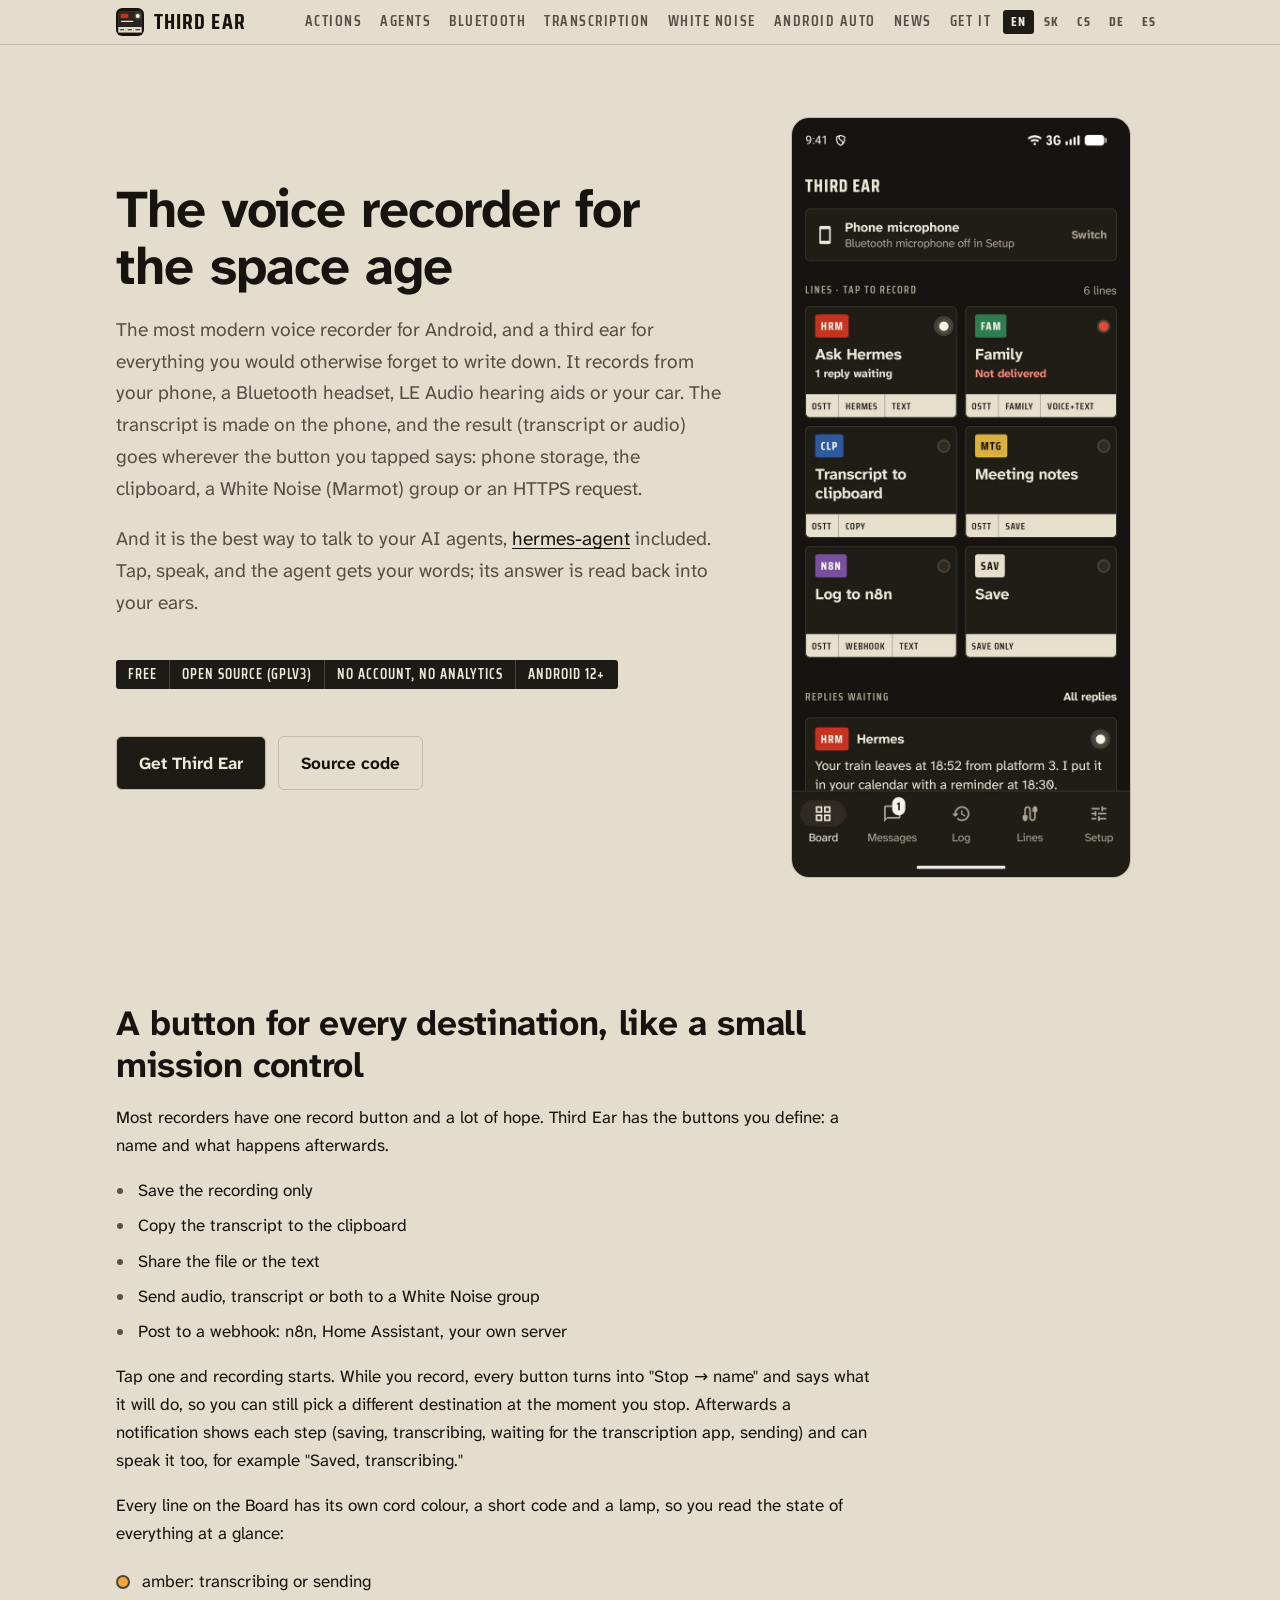
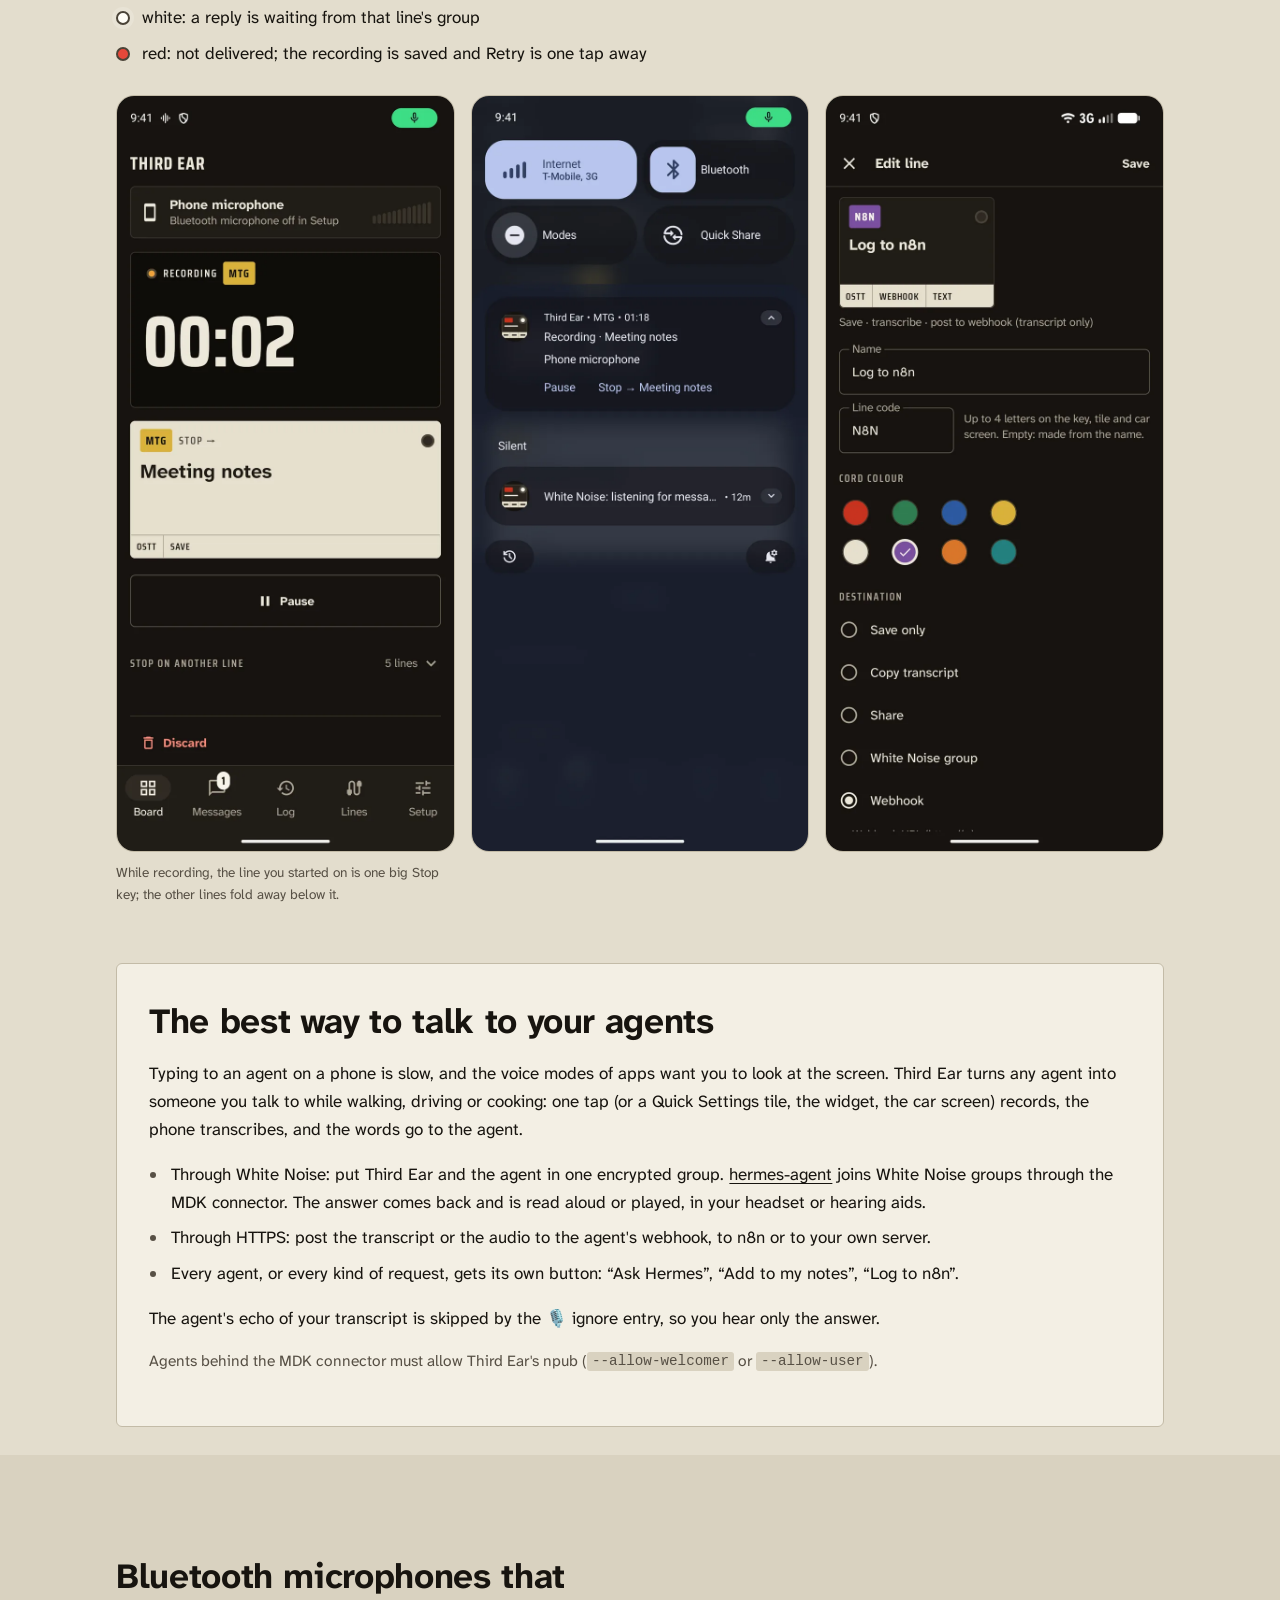
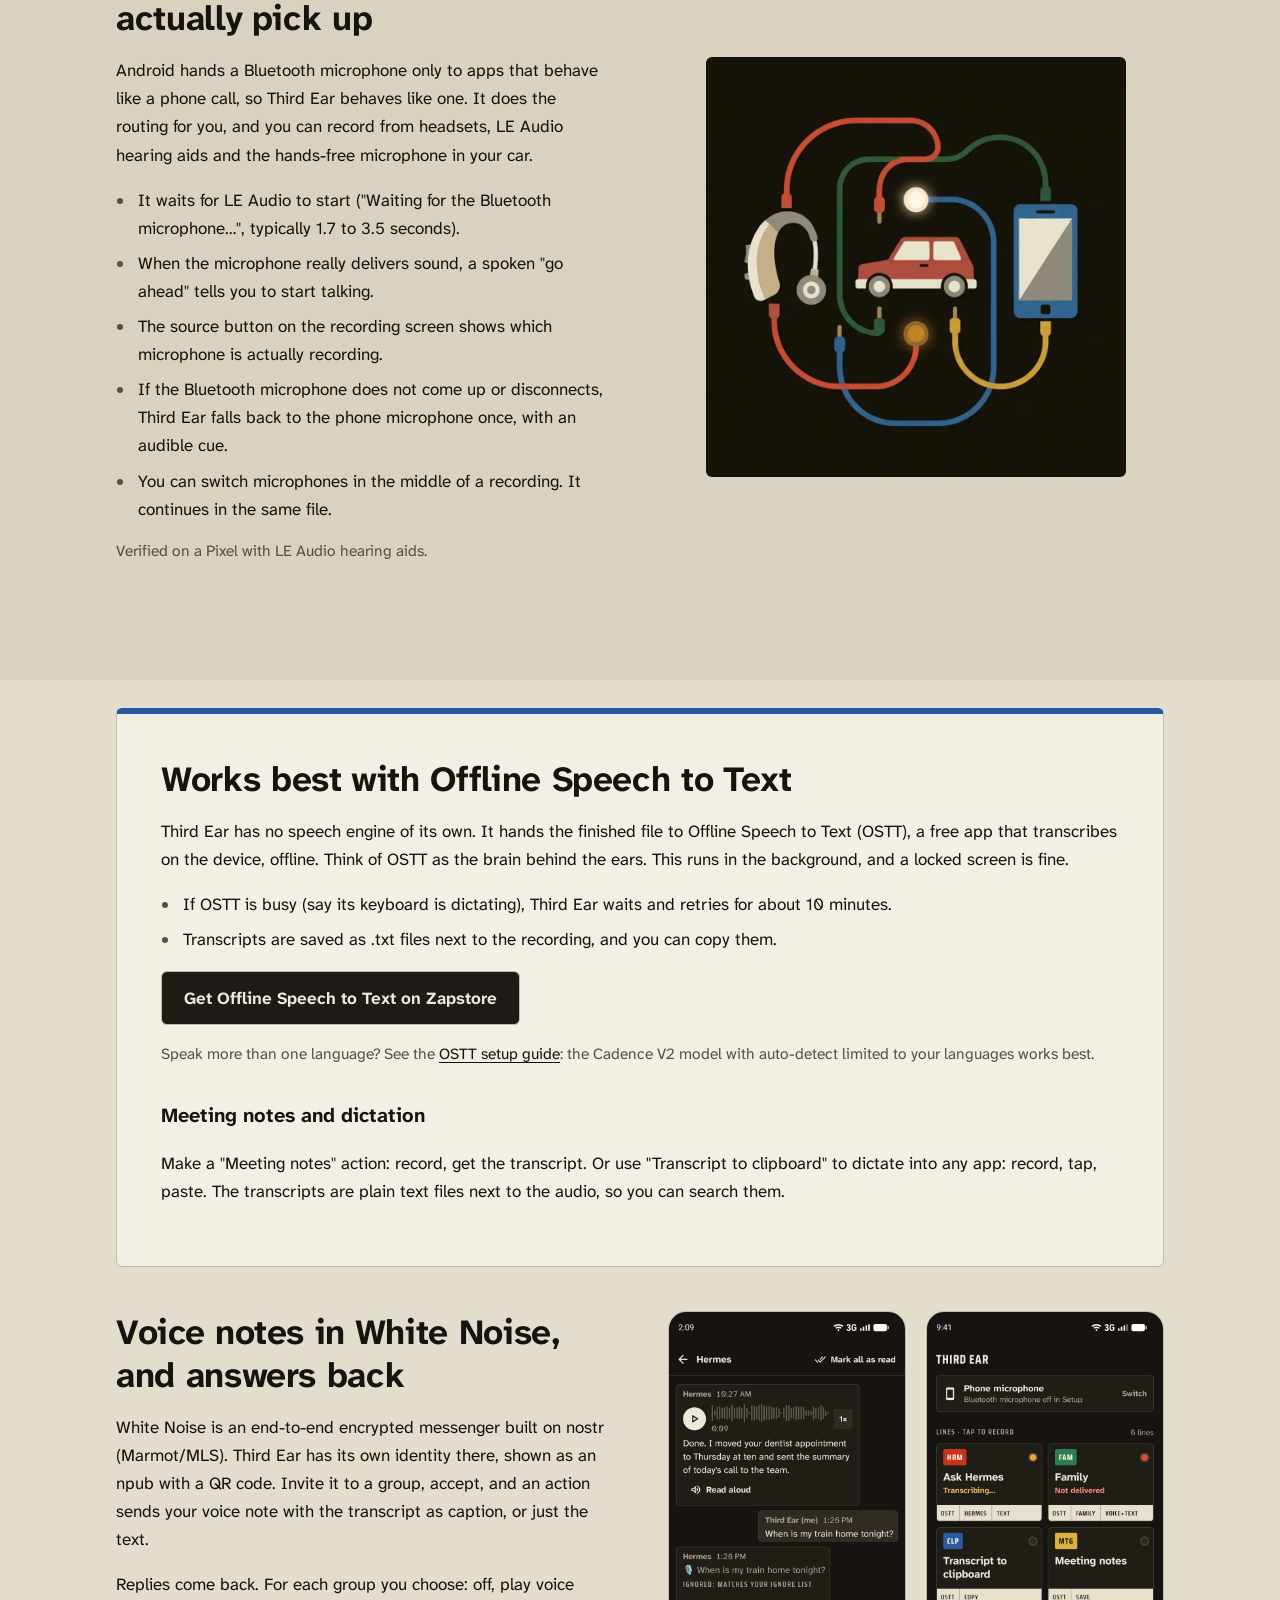
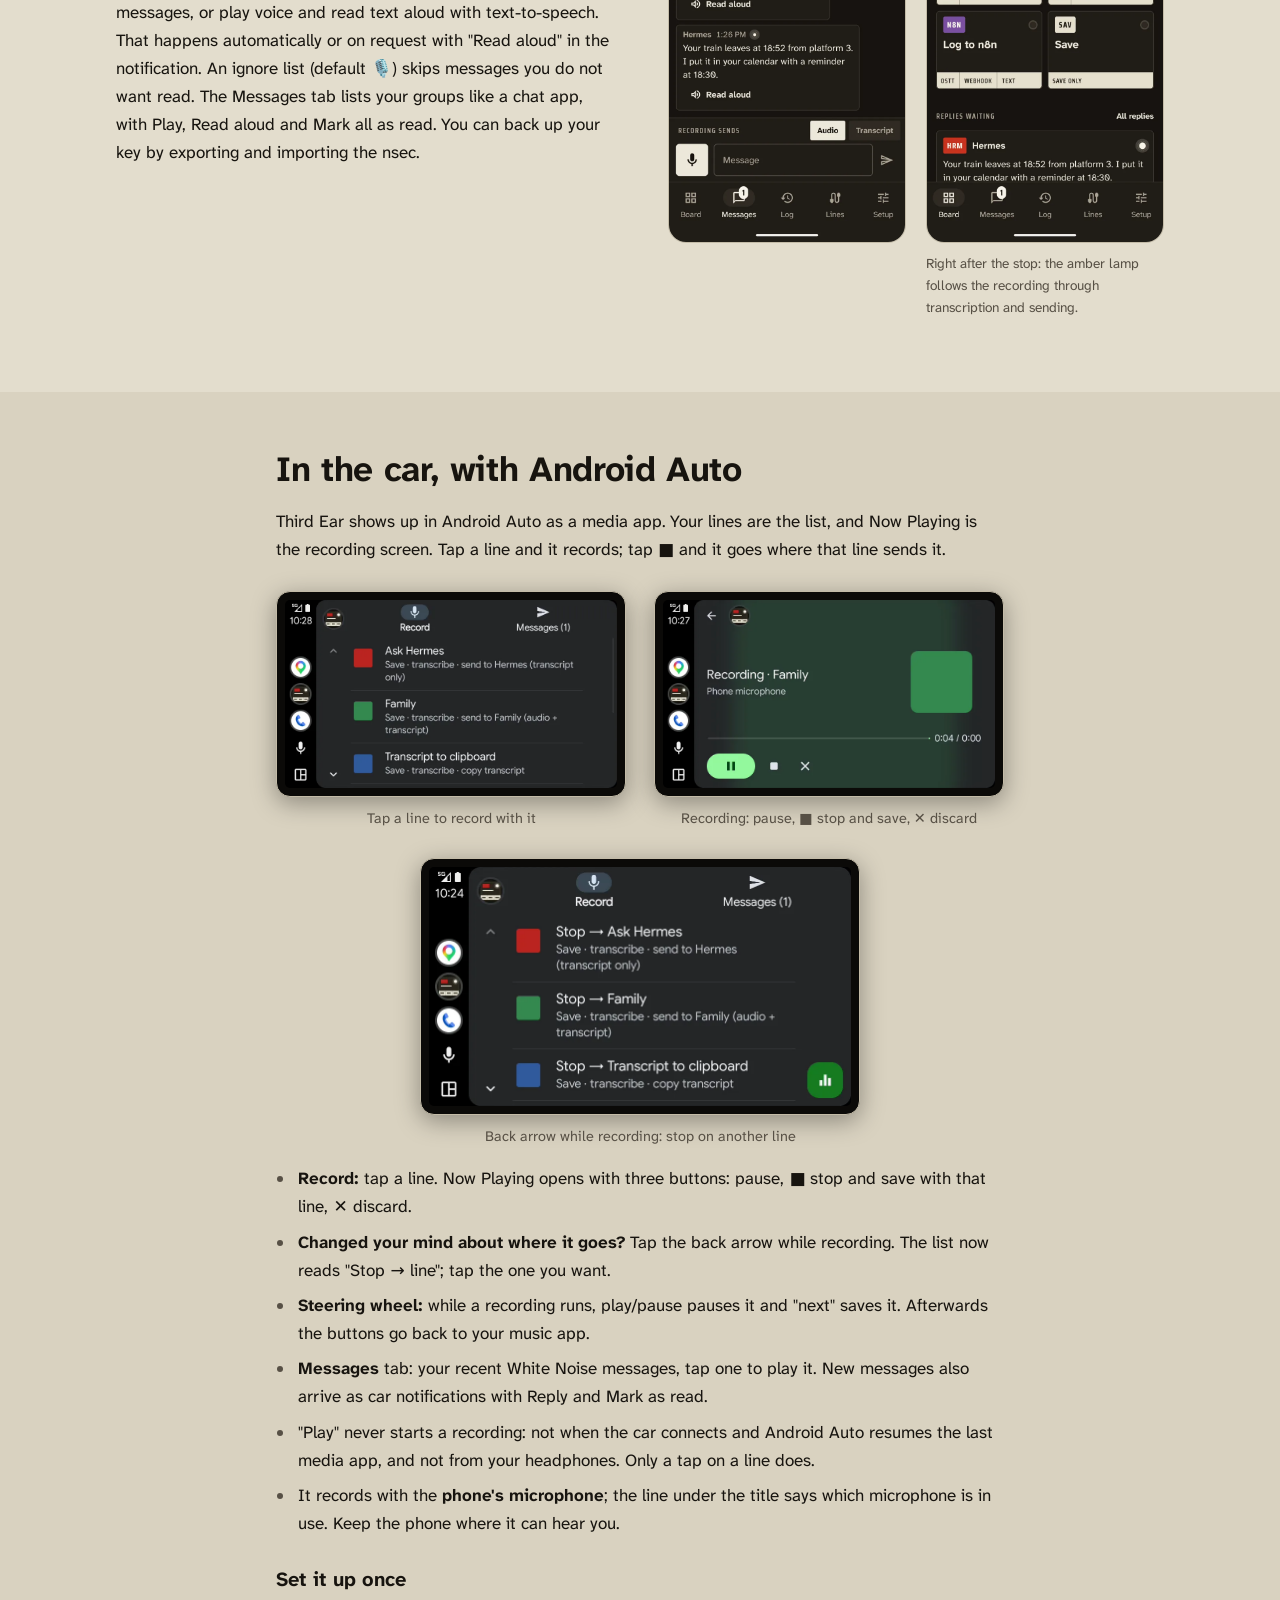
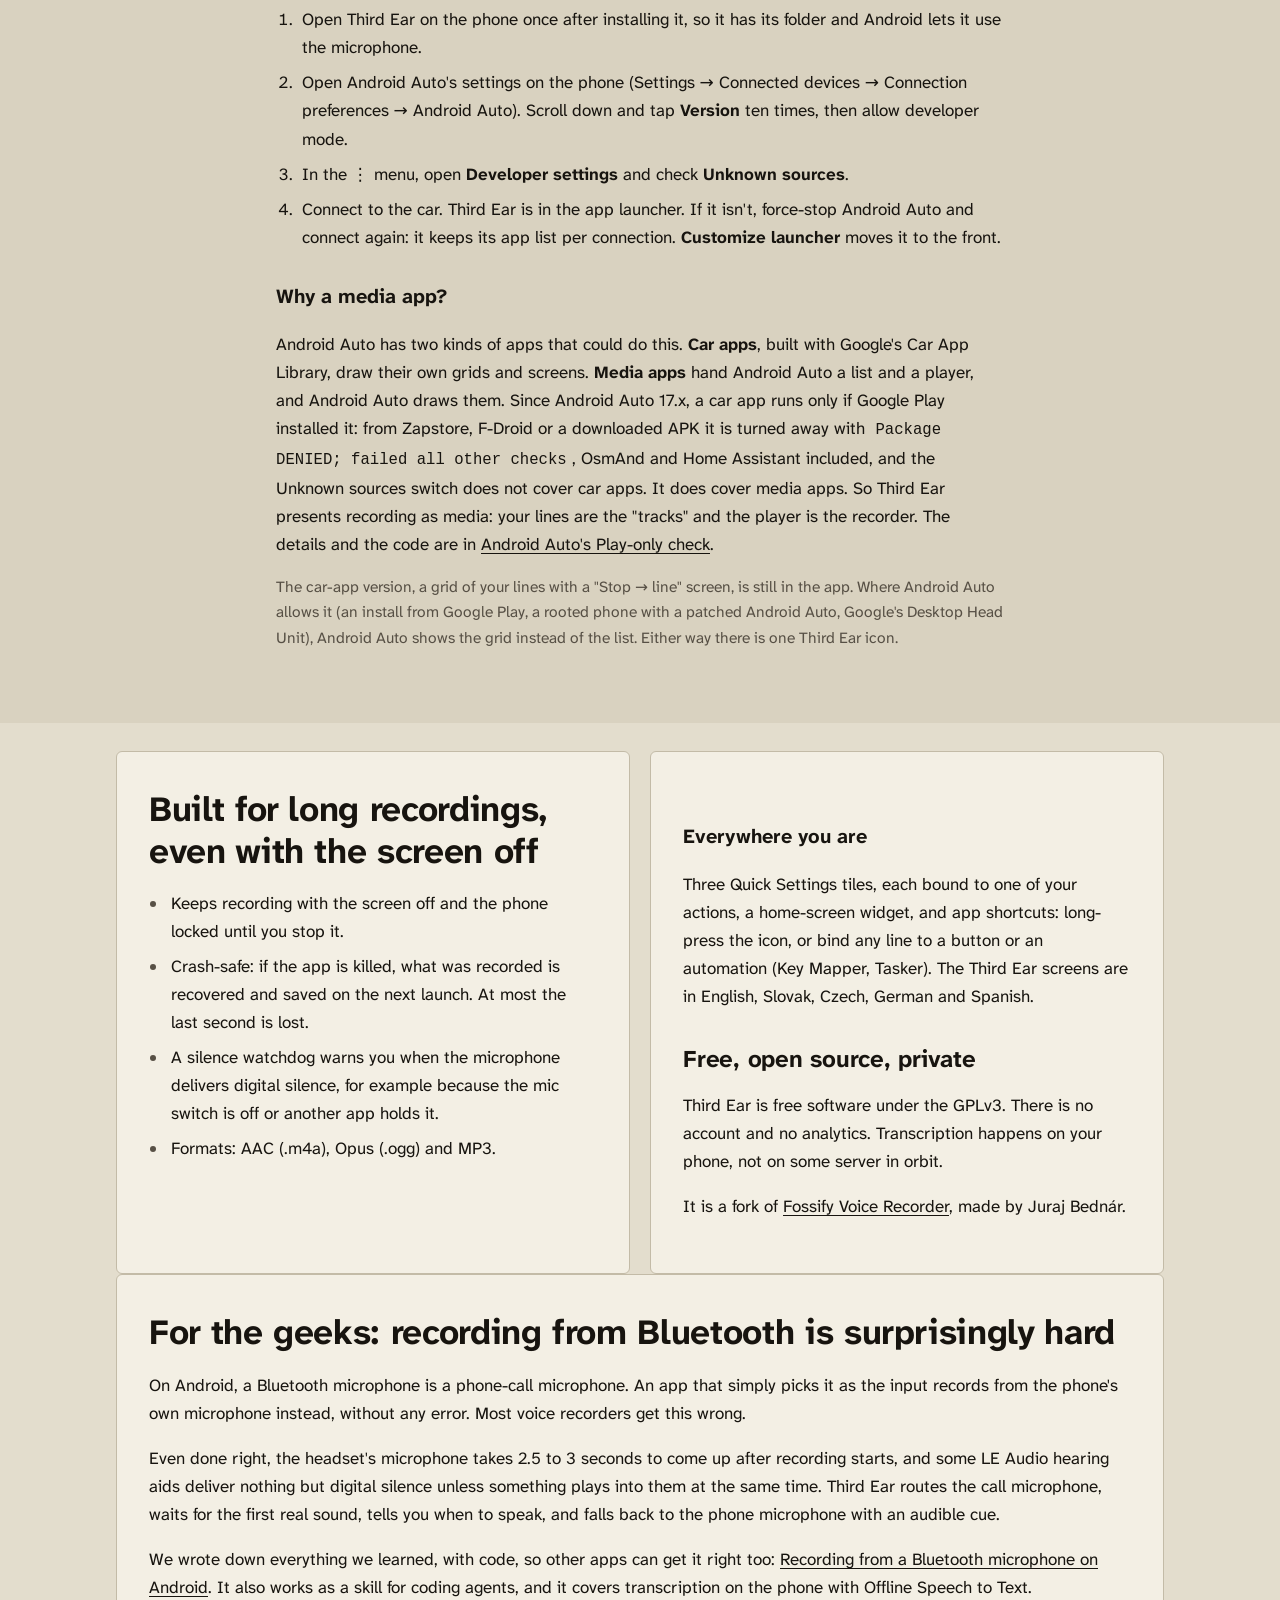
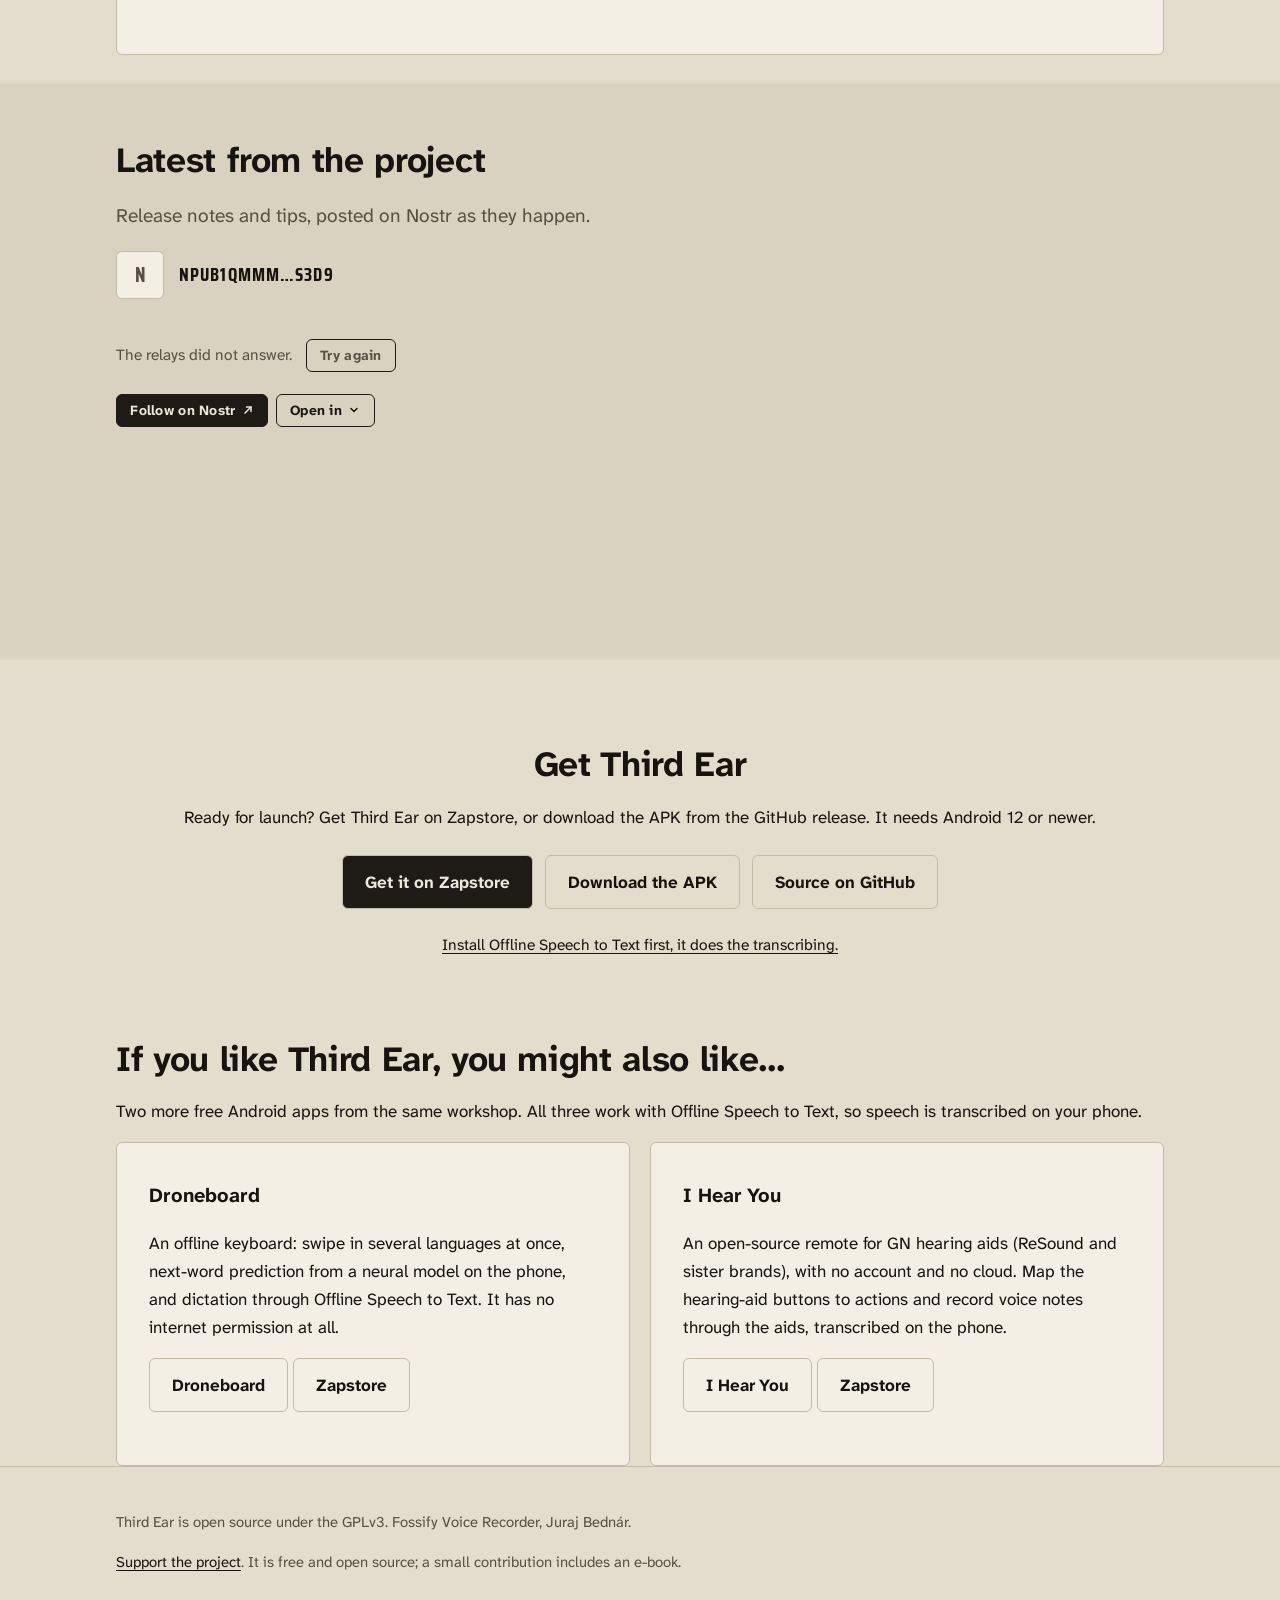
<file: website/index.html>
<!doctype html>
<html lang="en">
<head>
<meta charset="utf-8">
<meta name="viewport" content="width=device-width, initial-scale=1">
<title>Third Ear: the voice recorder for the space age</title>
<meta name="description" content="The most modern voice recorder for Android. Free and open source. Records from the phone, Bluetooth headsets, LE Audio hearing aids and the car, transcribes on the device, works with White Noise and Android Auto.">
<meta name="theme-color" content="#16130f">
<meta property="og:title" content="Third Ear: the voice recorder for the space age">
<meta property="og:description" content="The most modern voice recorder for Android. Free and open source. Records from the phone, Bluetooth headsets, LE Audio hearing aids and the car, transcribes on the device, works with White Noise and Android Auto.">
<meta property="og:type" content="website">
<meta property="og:image" content="img/recorder.png">
<link rel="alternate" hreflang="en" href="./">
<link rel="alternate" hreflang="sk" href="sk/">
<link rel="alternate" hreflang="cs" href="cs/">
<link rel="alternate" hreflang="de" href="de/">
<link rel="alternate" hreflang="es" href="es/">
<link rel="alternate" hreflang="x-default" href="./">
<link rel="icon" href="data:image/svg+xml,%3Csvg xmlns="http://www.w3.org/2000/svg" viewBox="18 18 72 72"%3E %3Crect x="18" y="18" width="72" height="72" rx="16" fill="#16130F"/%3E %3Cpath fill="#2A251F" stroke="#4A4337" stroke-width="1.5" d="M28,27 h52 a4,4 0 0 1 4,4 v50 h-60 v-50 a4,4 0 0 1 4,-4 z"/%3E %3Crect x="30" y="33" width="20" height="11" rx="1.5" fill="#C8321E"/%3E %3Ccircle cx="74" cy="38.5" r="9" fill="#F7F4EA" fill-opacity="0.2"/%3E %3Ccircle cx="74" cy="38.5" r="6.5" fill="#4A4337"/%3E %3Ccircle cx="74" cy="38.5" r="5" fill="#F7F4EA"/%3E %3Crect x="31" y="51" width="31.5" height="3" rx="1.5" fill="#EDE8DA"/%3E %3Crect x="24" y="67" width="60" height="14" fill="#E6E0CE"/%3E %3Cpath fill="#B4AD9B" d="M43,67 h1 v14 h-1 z M63,67 h1 v14 h-1 z"/%3E %3Cpath fill="#1E1A14" d="M28,72.5 h11 v3 h-11 z M48,72.5 h11 v3 h-11 z M68,72.5 h12 v3 h-12 z"/%3E %3C/svg%3E">
<link rel="preconnect" href="https://fonts.googleapis.com">
<link rel="preconnect" href="https://fonts.gstatic.com" crossorigin>
<link rel="stylesheet" href="https://fonts.googleapis.com/css2?family=Atkinson+Hyperlegible+Next:wght@400;700&family=Saira+Condensed:wght@600;700&display=swap">
<link rel="stylesheet" href="css/style.css">
<script src="vendor/nostr-live.js?v=1.0.1" defer></script>
</head>
<body>
<a class="skip" href="#main">Skip to content</a>
<header class="top">
 <div class="wrap bar">
  <a class="brand" href="./"><svg xmlns="http://www.w3.org/2000/svg" viewBox="18 18 72 72" width="28" height="28" aria-hidden="true"> <rect x="18" y="18" width="72" height="72" rx="16" fill="#16130F"/> <path fill="#2A251F" stroke="#4A4337" stroke-width="1.5" d="M28,27 h52 a4,4 0 0 1 4,4 v50 h-60 v-50 a4,4 0 0 1 4,-4 z"/> <rect x="30" y="33" width="20" height="11" rx="1.5" fill="#C8321E"/> <circle cx="74" cy="38.5" r="9" fill="#F7F4EA" fill-opacity="0.2"/> <circle cx="74" cy="38.5" r="6.5" fill="#4A4337"/> <circle cx="74" cy="38.5" r="5" fill="#F7F4EA"/> <rect x="31" y="51" width="31.5" height="3" rx="1.5" fill="#EDE8DA"/> <rect x="24" y="67" width="60" height="14" fill="#E6E0CE"/> <path fill="#B4AD9B" d="M43,67 h1 v14 h-1 z M63,67 h1 v14 h-1 z"/> <path fill="#1E1A14" d="M28,72.5 h11 v3 h-11 z M48,72.5 h11 v3 h-11 z M68,72.5 h12 v3 h-12 z"/> </svg>Third Ear</a>
  <nav class="links" aria-label="Sections"><a href="#actions">Actions</a><a href="#agents">Agents</a><a href="#bluetooth">Bluetooth</a><a href="#ostt">Transcription</a><a href="#whitenoise">White Noise</a><a href="#car">Android Auto</a><a href="#news">News</a><a href="#get">Get it</a></nav>
  <nav class="lang" aria-label="Language"><a href="./" hreflang="en" lang="en" aria-current="page">EN</a><a href="sk/" hreflang="sk" lang="sk">SK</a><a href="cs/" hreflang="cs" lang="cs">CS</a><a href="de/" hreflang="de" lang="de">DE</a><a href="es/" hreflang="es" lang="es">ES</a></nav>
 </div>
</header>
<main id="main">
<section class="hero wrap">
 <div class="hero-text">
  <h1>The voice recorder for the space age</h1>
  <p class="lead">The most modern voice recorder for Android, and a third ear for everything you would otherwise forget to write down. It records from your phone, a Bluetooth headset, LE Audio hearing aids or your car. The transcript is made on the phone, and the result (transcript or audio) goes wherever the button you tapped says: phone storage, the clipboard, a White Noise (Marmot) group or an HTTPS request.</p>
  <p class="lead">And it is the best way to talk to your AI agents, <a href="https://github.com/NousResearch/hermes-agent">hermes-agent</a> included. Tap, speak, and the agent gets your words; its answer is read back into your ears.</p>
  <ul class="badges"><li>Free</li><li>Open source (GPLv3)</li><li>No account, no analytics</li><li>Android 12+</li></ul>
  <p class="cta"><a class="btn primary" href="#get">Get Third Ear</a> <a class="btn" href="https://github.com/jooray/third-ear">Source code</a></p>
 </div>
 <div class="hero-shot"><img class="shot hero-img" src="img/recorder.webp" width="720" height="1616" alt="Third Ear Board: six lines (Ask Hermes, Family, Transcript to clipboard, Meeting notes, Log to n8n, Save), each with a coloured code, a lamp and a printed strip saying what it does" loading="lazy" decoding="async"></div>
</section>

<section id="actions" class="wrap stack">
 <div class="copy">
  <h2>A button for every destination, like a small mission control</h2>
  <p>Most recorders have one record button and a lot of hope. Third Ear has the buttons you define: a name and what happens afterwards.</p>
  <ul class="list"><li>Save the recording only</li><li>Copy the transcript to the clipboard</li><li>Share the file or the text</li><li>Send audio, transcript or both to a White Noise group</li><li>Post to a webhook: n8n, Home Assistant, your own server</li></ul>
  <p>Tap one and recording starts. While you record, every button turns into "Stop → name" and says what it will do, so you can still pick a different destination at the moment you stop. Afterwards a notification shows each step (saving, transcribing, waiting for the transcription app, sending) and can speak it too, for example "Saved, transcribing."</p>
  <p>Every line on the Board has its own cord colour, a short code and a lamp, so you read the state of everything at a glance:</p>
  <ul class="lamps"><li><i class="busy"></i>amber: transcribing or sending</li><li><i class="reply"></i>white: a reply is waiting from that line&#x27;s group</li><li><i class="fault"></i>red: not delivered; the recording is saved and Retry is one tap away</li></ul>
 </div>
 <div class="shots three">
  <figure><img class="shot" src="img/recording.webp" width="720" height="1616" alt="Recording screen: a large timer, and the line the recording started on as one big &quot;Stop →&quot; key, with Pause below and the other lines folded away" loading="lazy" decoding="async"><figcaption>While recording, the line you started on is one big Stop key; the other lines fold away below it.</figcaption></figure>
  <figure><img class="shot" src="img/notification.webp" width="720" height="1616" alt="Recording notification in the line&#x27;s colour, with Pause and &quot;Stop → Meeting notes&quot;" loading="lazy" decoding="async"></figure>
  <figure><img class="shot" src="img/action-editor.webp" width="720" height="1616" alt="Editing a line: the key as it will look, name, line code, cord colour and destination" loading="lazy" decoding="async"></figure>
 </div>
</section>

<section id="agents" class="wrap">
 <div class="card">
  <h2>The best way to talk to your agents</h2>
  <p>Typing to an agent on a phone is slow, and the voice modes of apps want you to look at the screen. Third Ear turns any agent into someone you talk to while walking, driving or cooking: one tap (or a Quick Settings tile, the widget, the car screen) records, the phone transcribes, and the words go to the agent.</p>
  <ul class="list"><li>Through White Noise: put Third Ear and the agent in one encrypted group. <a href="https://github.com/NousResearch/hermes-agent">hermes-agent</a> joins White Noise groups through the MDK connector. The answer comes back and is read aloud or played, in your headset or hearing aids.</li><li>Through HTTPS: post the transcript or the audio to the agent's webhook, to n8n or to your own server.</li><li>Every agent, or every kind of request, gets its own button: “Ask Hermes”, “Add to my notes”, “Log to n8n”.</li></ul>
  <p>The agent's echo of your transcript is skipped by the 🎙️ ignore entry, so you hear only the answer.</p>
  <p class="note">Agents behind the MDK connector must allow Third Ear's npub (<code>--allow-welcomer</code> or <code>--allow-user</code>).</p>
 </div>
</section>

<section id="bluetooth" class="band">
 <div class="wrap split rev">
  <div class="copy">
   <h2>Bluetooth microphones that actually pick up</h2>
   <p>Android hands a Bluetooth microphone only to apps that behave like a phone call, so Third Ear behaves like one. It does the routing for you, and you can record from headsets, LE Audio hearing aids and the hands-free microphone in your car.</p>
   <ul class="list"><li>It waits for LE Audio to start ("Waiting for the Bluetooth microphone…", typically 1.7 to 3.5 seconds).</li><li>When the microphone really delivers sound, a spoken "go ahead" tells you to start talking.</li><li>The source button on the recording screen shows which microphone is actually recording.</li><li>If the Bluetooth microphone does not come up or disconnects, Third Ear falls back to the phone microphone once, with an audible cue.</li><li>You can switch microphones in the middle of a recording. It continues in the same file.</li></ul>
   <p class="note">Verified on a Pixel with LE Audio hearing aids.</p>
  </div>
  <div class="art"><img src="img/hero-art.webp" width="1024" height="1024" alt="Illustration: a hearing aid, a car and a phone connected by switchboard cords in red, green, blue and yellow, with a lit white lamp and an amber one" loading="lazy" decoding="async"></div>
 </div>
</section>

<section id="ostt" class="wrap">
 <div class="card ostt">
  <h2>Works best with Offline Speech to Text</h2>
  <p>Third Ear has no speech engine of its own. It hands the finished file to Offline Speech to Text (OSTT), a free app that transcribes on the device, offline. Think of OSTT as the brain behind the ears. This runs in the background, and a locked screen is fine.</p>
  <ul class="list"><li>If OSTT is busy (say its keyboard is dictating), Third Ear waits and retries for about 10 minutes.</li><li>Transcripts are saved as .txt files next to the recording, and you can copy them.</li></ul>
  <p><a class="btn primary" href="https://zapstore.dev/apps/app.offlinespeechtotext">Get Offline Speech to Text on Zapstore</a></p>
  <p class="note">Speak more than one language? See the <a href="https://cypherpunk.today/droneboard/dictation/#languages">OSTT setup guide</a>: the Cadence V2 model with auto-detect limited to your languages works best.</p>
  <h3 class="sub">Meeting notes and dictation</h3>
  <p>Make a "Meeting notes" action: record, get the transcript. Or use "Transcript to clipboard" to dictate into any app: record, tap, paste. The transcripts are plain text files next to the audio, so you can search them.</p>
 </div>
</section>

<section id="whitenoise" class="wrap split">
 <div class="copy">
  <h2>Voice notes in White Noise, and answers back</h2>
  <p>White Noise is an end-to-end encrypted messenger built on nostr (Marmot/MLS). Third Ear has its own identity there, shown as an npub with a QR code. Invite it to a group, accept, and an action sends your voice note with the transcript as caption, or just the text.</p>
  <p>Replies come back. For each group you choose: off, play voice messages, or play voice and read text aloud with text-to-speech. That happens automatically or on request with "Read aloud" in the notification. An ignore list (default 🎙️) skips messages you do not want read. The Messages tab lists your groups like a chat app, with Play, Read aloud and Mark all as read. You can back up your key by exporting and importing the nsec.</p>
 </div>
 <div class="shots two">
  <figure><img class="shot" src="img/conversation.webp" width="720" height="1616" alt="Messages, the Hermes group: a voice message with its waveform at 1×, the question asked from Third Ear, the unread answer with Read aloud, and an echoed transcript ignored by the 🎙️ entry" loading="lazy" decoding="async"></figure>
  <figure><img class="shot" src="img/board-busy.webp" width="720" height="1616" alt="Board right after a stop: Ask Hermes is transcribing (amber lamp), Family was not delivered (red lamp)" loading="lazy" decoding="async"><figcaption>Right after the stop: the amber lamp follows the recording through transcription and sending.</figcaption></figure>
 </div>
</section>

<section id="car" class="band">
 <div class="wrap narrow">
  <h2>In the car, with Android Auto</h2>
  <p>Third Ear shows up in Android Auto as a media app. Your lines are the list, and Now Playing is the recording screen. Tap a line and it records; tap ■ and it goes where that line sends it.</p>
  <div class="car-shots"><figure class="car"><img src="img/car-lines.webp" width="850" height="480" alt="Android Auto: Third Ear's Record tab lists the lines Ask Hermes, Family and Transcript to clipboard, each with its colour and what it does; a Messages (1) tab next to it" loading="lazy" decoding="async"><figcaption>Tap a line to record with it</figcaption></figure><figure class="car"><img src="img/car-recording-media.webp" width="850" height="480" alt="Android Auto Now Playing while recording: Recording · Family, Phone microphone, 0:04, and three buttons: pause, a square for stop and save, and a cross for discard" loading="lazy" decoding="async"><figcaption>Recording: pause, ■ stop and save, ✕ discard</figcaption></figure><figure class="car"><img src="img/car-stop-lines.webp" width="850" height="480" alt="While recording, the Record tab turns into Stop → Ask Hermes, Stop → Family and Stop → Transcript to clipboard" loading="lazy" decoding="async"><figcaption>Back arrow while recording: stop on another line</figcaption></figure></div>
  <ul class="list"><li><b>Record:</b> tap a line. Now Playing opens with three buttons: pause, <b>■</b> stop and save with that line, <b>✕</b> discard.</li><li><b>Changed your mind about where it goes?</b> Tap the back arrow while recording. The list now reads "Stop → line"; tap the one you want.</li><li><b>Steering wheel:</b> while a recording runs, play/pause pauses it and "next" saves it. Afterwards the buttons go back to your music app.</li><li><b>Messages</b> tab: your recent White Noise messages, tap one to play it. New messages also arrive as car notifications with Reply and Mark as read.</li><li>"Play" never starts a recording: not when the car connects and Android Auto resumes the last media app, and not from your headphones. Only a tap on a line does.</li><li>It records with the <b>phone's microphone</b>; the line under the title says which microphone is in use. Keep the phone where it can hear you.</li></ul>
  <h3 id="car-setup">Set it up once</h3>
  <ol class="steps"><li>Open Third Ear on the phone once after installing it, so it has its folder and Android lets it use the microphone.</li><li>Open Android Auto's settings on the phone (Settings → Connected devices → Connection preferences → Android Auto). Scroll down and tap <b>Version</b> ten times, then allow developer mode.</li><li>In the ⋮ menu, open <b>Developer settings</b> and check <b>Unknown sources</b>.</li><li>Connect to the car. Third Ear is in the app launcher. If it isn't, force-stop Android Auto and connect again: it keeps its app list per connection. <b>Customize launcher</b> moves it to the front.</li></ol>
  <h3>Why a media app?</h3>
  <p>Android Auto has two kinds of apps that could do this. <b>Car apps</b>, built with Google's Car App Library, draw their own grids and screens. <b>Media apps</b> hand Android Auto a list and a player, and Android Auto draws them. Since Android Auto 17.x, a car app runs only if Google Play installed it: from Zapstore, F-Droid or a downloaded APK it is turned away with <code>Package DENIED; failed all other checks</code>, OsmAnd and Home Assistant included, and the Unknown sources switch does not cover car apps. It does cover media apps. So Third Ear presents recording as media: your lines are the "tracks" and the player is the recorder. The details and the code are in <a href="https://github.com/jooray/third-ear/blob/main/docs/ANDROID-AUTO-PLAY-CHECK.md">Android Auto's Play-only check</a>.</p>
  <p class="note">The car-app version, a grid of your lines with a "Stop → line" screen, is still in the app. Where Android Auto allows it (an install from Google Play, a rooted phone with a patched Android Auto, Google's Desktop Head Unit), Android Auto shows the grid instead of the list. Either way there is one Third Ear icon.</p>
 </div>
</section>

<section id="reliability" class="wrap grid2">
 <div class="card">
  <h2>Built for long recordings, even with the screen off</h2>
  <ul class="list"><li>Keeps recording with the screen off and the phone locked until you stop it.</li><li>Crash-safe: if the app is killed, what was recorded is recovered and saved on the next launch. At most the last second is lost.</li><li>A silence watchdog warns you when the microphone delivers digital silence, for example because the mic switch is off or another app holds it.</li><li>Formats: AAC (.m4a), Opus (.ogg) and MP3.</li></ul>
 </div>
 <div class="card">
  <h3 class="sub">Everywhere you are</h3>
  <p>Three Quick Settings tiles, each bound to one of your actions, a home-screen widget, and app shortcuts: long-press the icon, or bind any line to a button or an automation (Key Mapper, Tasker). The Third Ear screens are in English, Slovak, Czech, German and Spanish.</p>
  <h2 class="h2b">Free, open source, private</h2>
  <p>Third Ear is free software under the GPLv3. There is no account and no analytics. Transcription happens on your phone, not on some server in orbit.</p>
  <p>It is a fork of <a href="https://github.com/FossifyOrg/Voice-Recorder">Fossify Voice Recorder</a>, made by Juraj Bednár.</p>
 </div>
</section>

<section id="geek" class="wrap">
 <div class="card">
  <h2>For the geeks: recording from Bluetooth is surprisingly hard</h2>
  <p>On Android, a Bluetooth microphone is a phone-call microphone. An app that simply picks it as the input records from the phone's own microphone instead, without any error. Most voice recorders get this wrong.</p>
  <p>Even done right, the headset's microphone takes 2.5 to 3 seconds to come up after recording starts, and some LE Audio hearing aids deliver nothing but digital silence unless something plays into them at the same time. Third Ear routes the call microphone, waits for the first real sound, tells you when to speak, and falls back to the phone microphone with an audible cue.</p>
  <p>We wrote down everything we learned, with code, so other apps can get it right too: <a href="https://github.com/jooray/android-bluetooth-microphone">Recording from a Bluetooth microphone on Android</a>. It also works as a skill for coding agents, and it covers transcription on the phone with Offline Speech to Text.</p>
 </div>
</section>

<section id="news" class="band">
 <div class="wrap">
  <h2>Latest from the project</h2>
  <p class="lead">Release notes and tips, posted on Nostr as they happen.</p>
  <div class="news" data-nostr-live data-nprofile="nprofile1qqsqdaacrlv5lludl9wsnjdkzfl2vlmh3zw2gek38kce60dhjp83htgpr3mhxue69uhkummnw3ezucmewp5x2unsw4hxktn5dajxz7gpzemhxue69uhhyetvv9ujuurjd9kkzmpwdejhgqg5waehxw309aex2mrp0yhxgctdw4eju6t0trqquu" data-relays="wss://nostr.cypherpunk.today,wss://relay.primal.net" data-layout="cards" data-limit="3" data-lang="en"></div>
 </div>
</section>

<section id="get" class="wrap get">
 <h2>Get Third Ear</h2>
 <p>Ready for launch? Get Third Ear on Zapstore, or download the APK from the GitHub release. It needs Android 12 or newer.</p>
 <p class="cta"><a class="btn primary" href="https://zapstore.dev/apps/app.thirdear">Get it on Zapstore</a>
 <a class="btn" href="https://github.com/jooray/third-ear/releases/latest">Download the APK</a>
 <a class="btn" href="https://github.com/jooray/third-ear">Source on GitHub</a></p>
 <p class="note"><a href="https://zapstore.dev/apps/app.offlinespeechtotext">Install Offline Speech to Text first, it does the transcribing.</a></p>
</section>
<section id="also" class="wrap">
 <h2>If you like Third Ear, you might also like…</h2>
 <p>Two more free Android apps from the same workshop. All three work with Offline Speech to Text, so speech is transcribed on your phone.</p>
 <div class="grid2">
  <div class="card">
   <h3 style="margin-top:0">Droneboard</h3><p>An offline keyboard: swipe in several languages at once, next-word prediction from a neural model on the phone, and dictation through Offline Speech to Text. It has no internet permission at all.</p>
   <p><a class="btn" href="https://cypherpunk.today/droneboard/">Droneboard</a> <a class="btn" href="https://zapstore.dev/apps/today.cypherpunk.droneboard">Zapstore</a></p>
  </div>
  <div class="card">
   <h3 style="margin-top:0">I Hear You</h3><p>An open-source remote for GN hearing aids (ReSound and sister brands), with no account and no cloud. Map the hearing-aid buttons to actions and record voice notes through the aids, transcribed on the phone.</p>
   <p><a class="btn" href="https://cypherpunk.today/i-hear-you/">I Hear You</a> <a class="btn" href="https://zapstore.dev/apps/app.ihearyou">Zapstore</a></p>
  </div>
 </div>
</section>
</main>
<footer class="foot">
 <div class="wrap">
  <p>Third Ear is open source under the GPLv3. Fossify Voice Recorder, Juraj Bednár.</p>
  <p><a href="https://hackyourself.io/support/s/third-ear?lang=en&amp;ref=web">Support the project</a>. It is free and open source; a small contribution includes an e-book.</p>
 </div>
</footer>
</body>
</html>
</file>
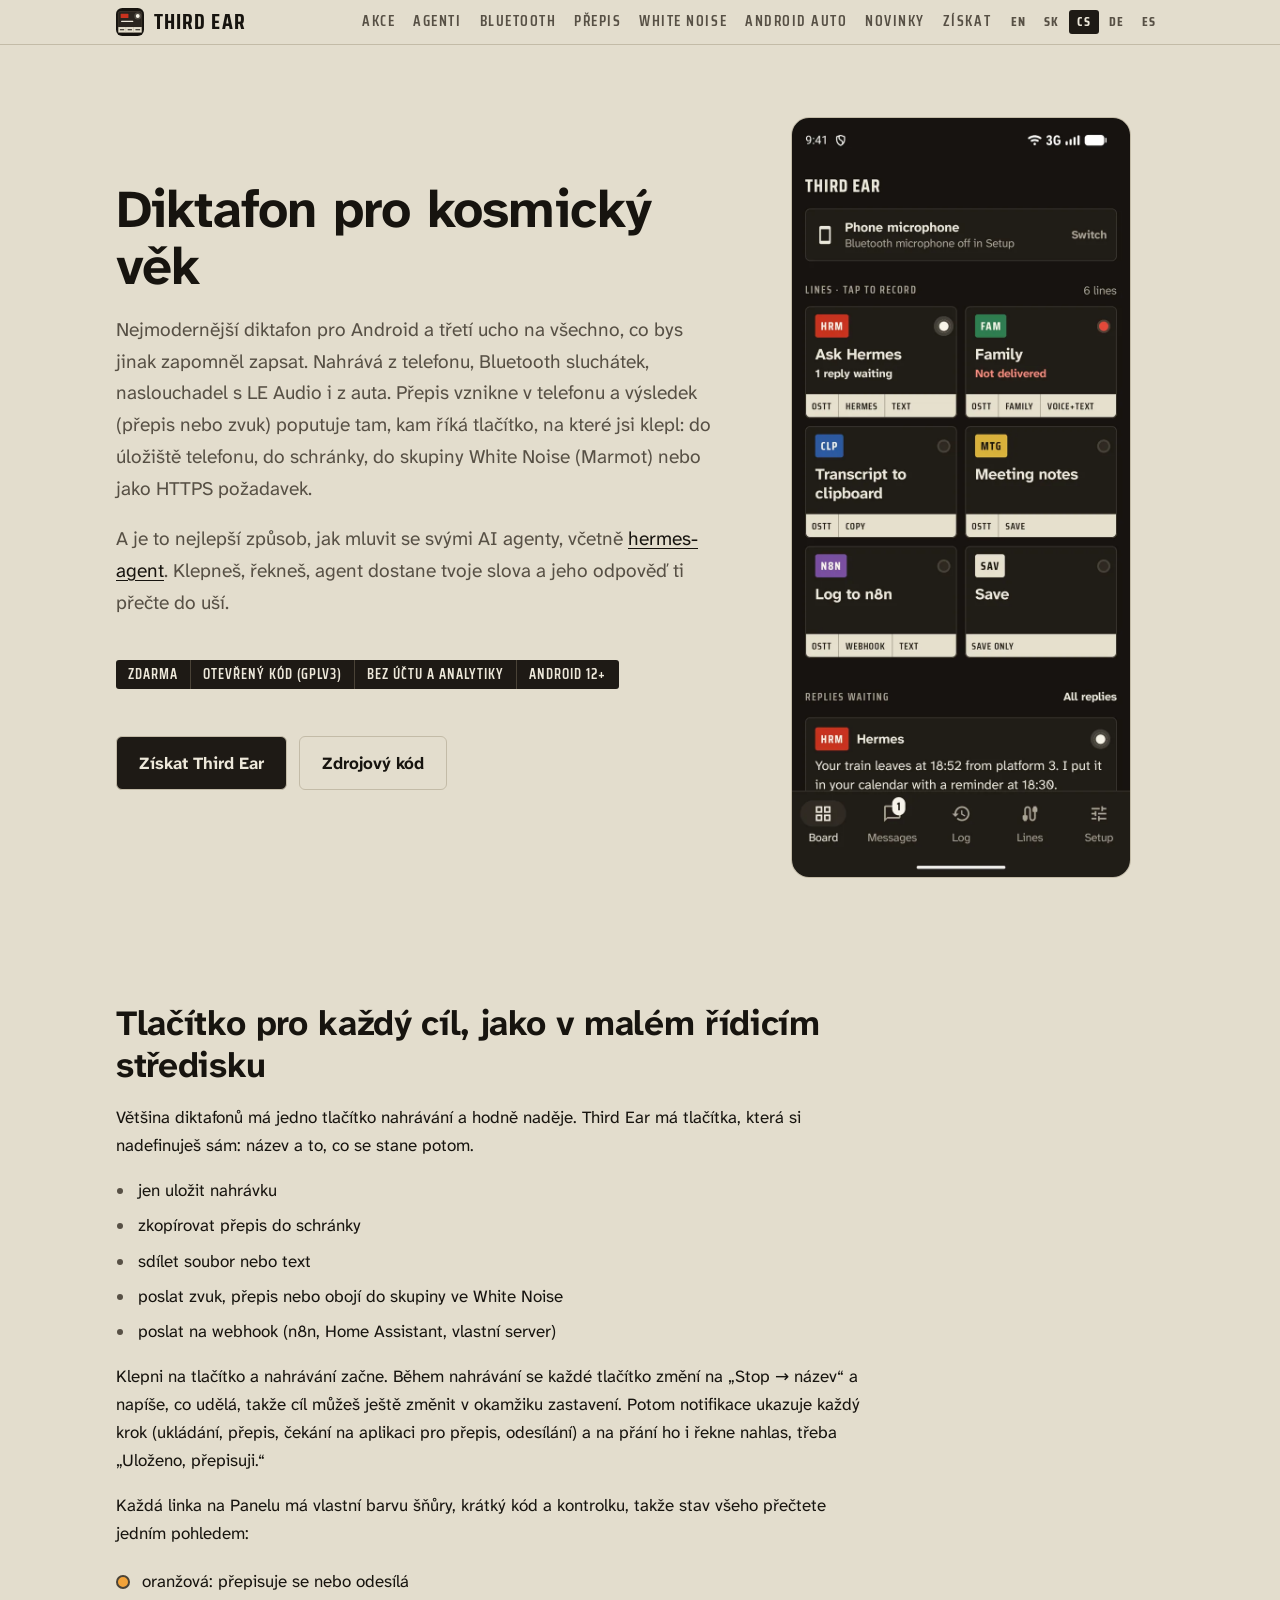
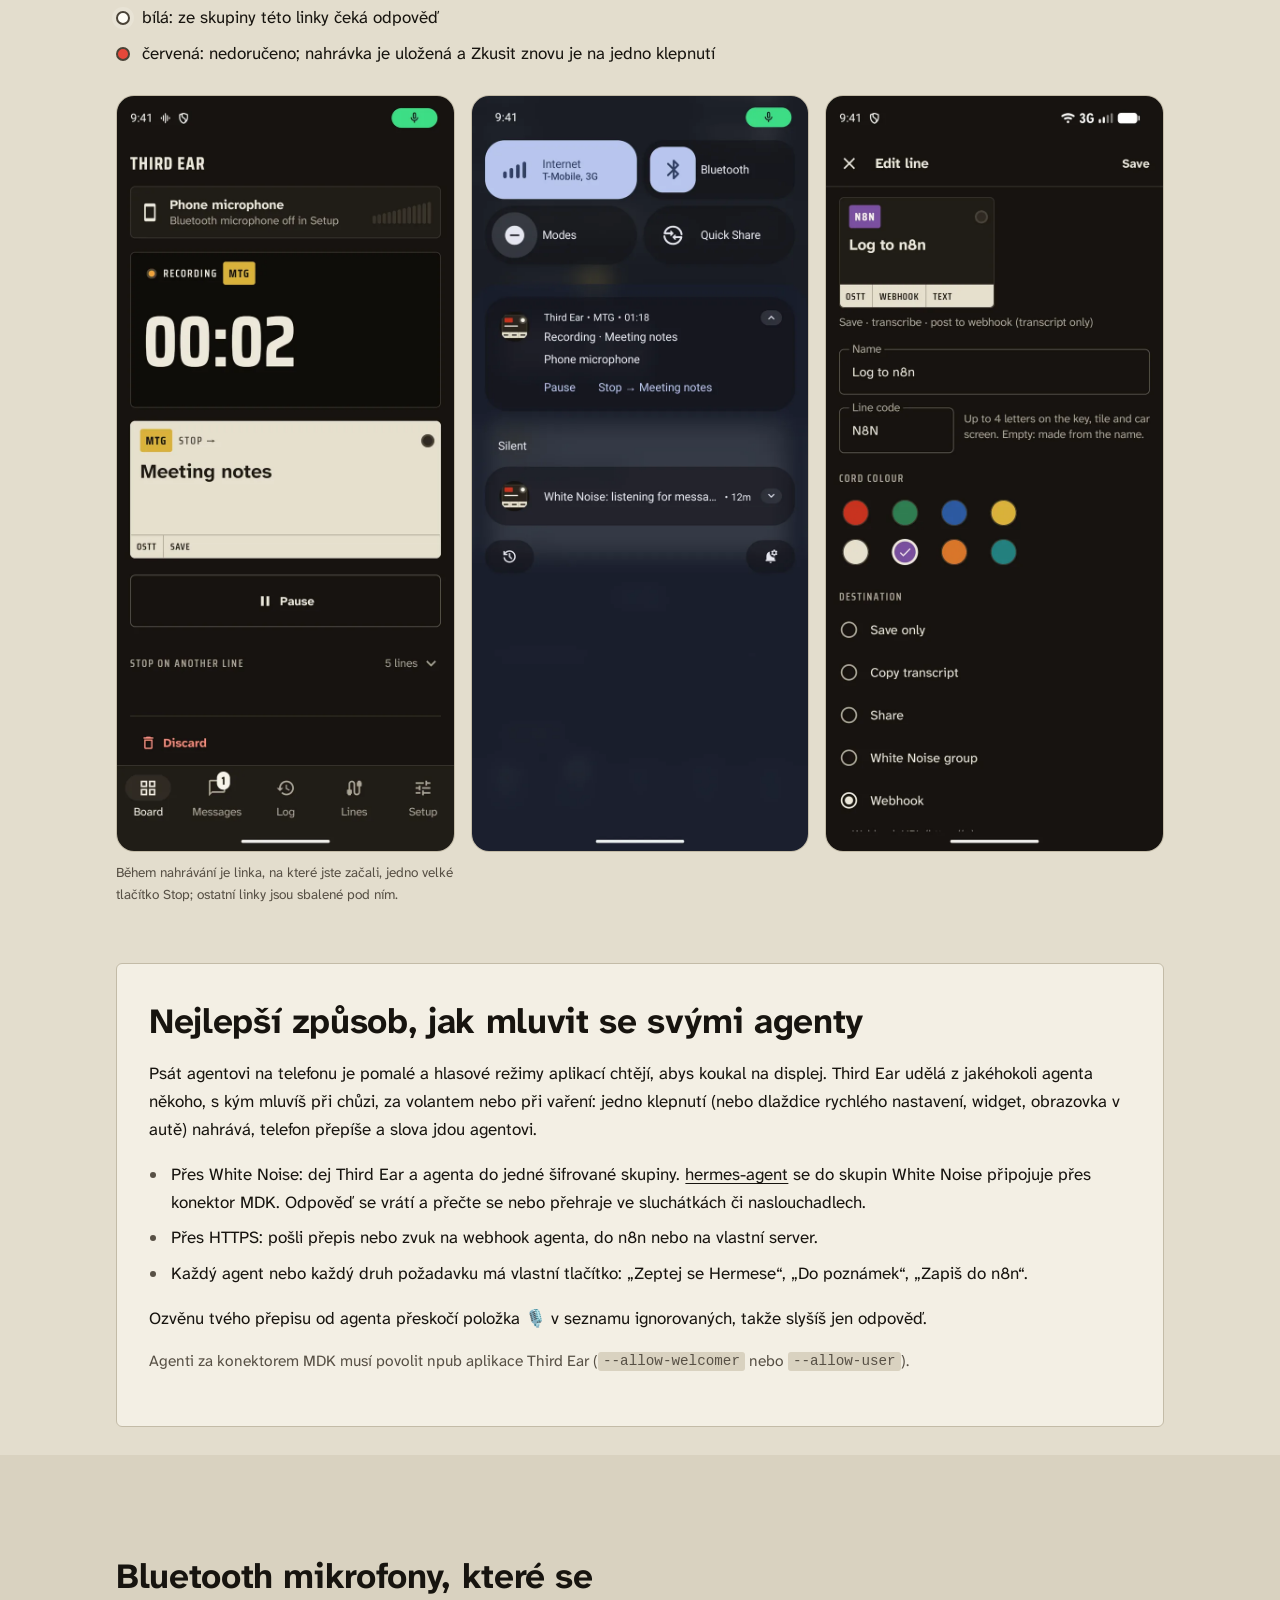
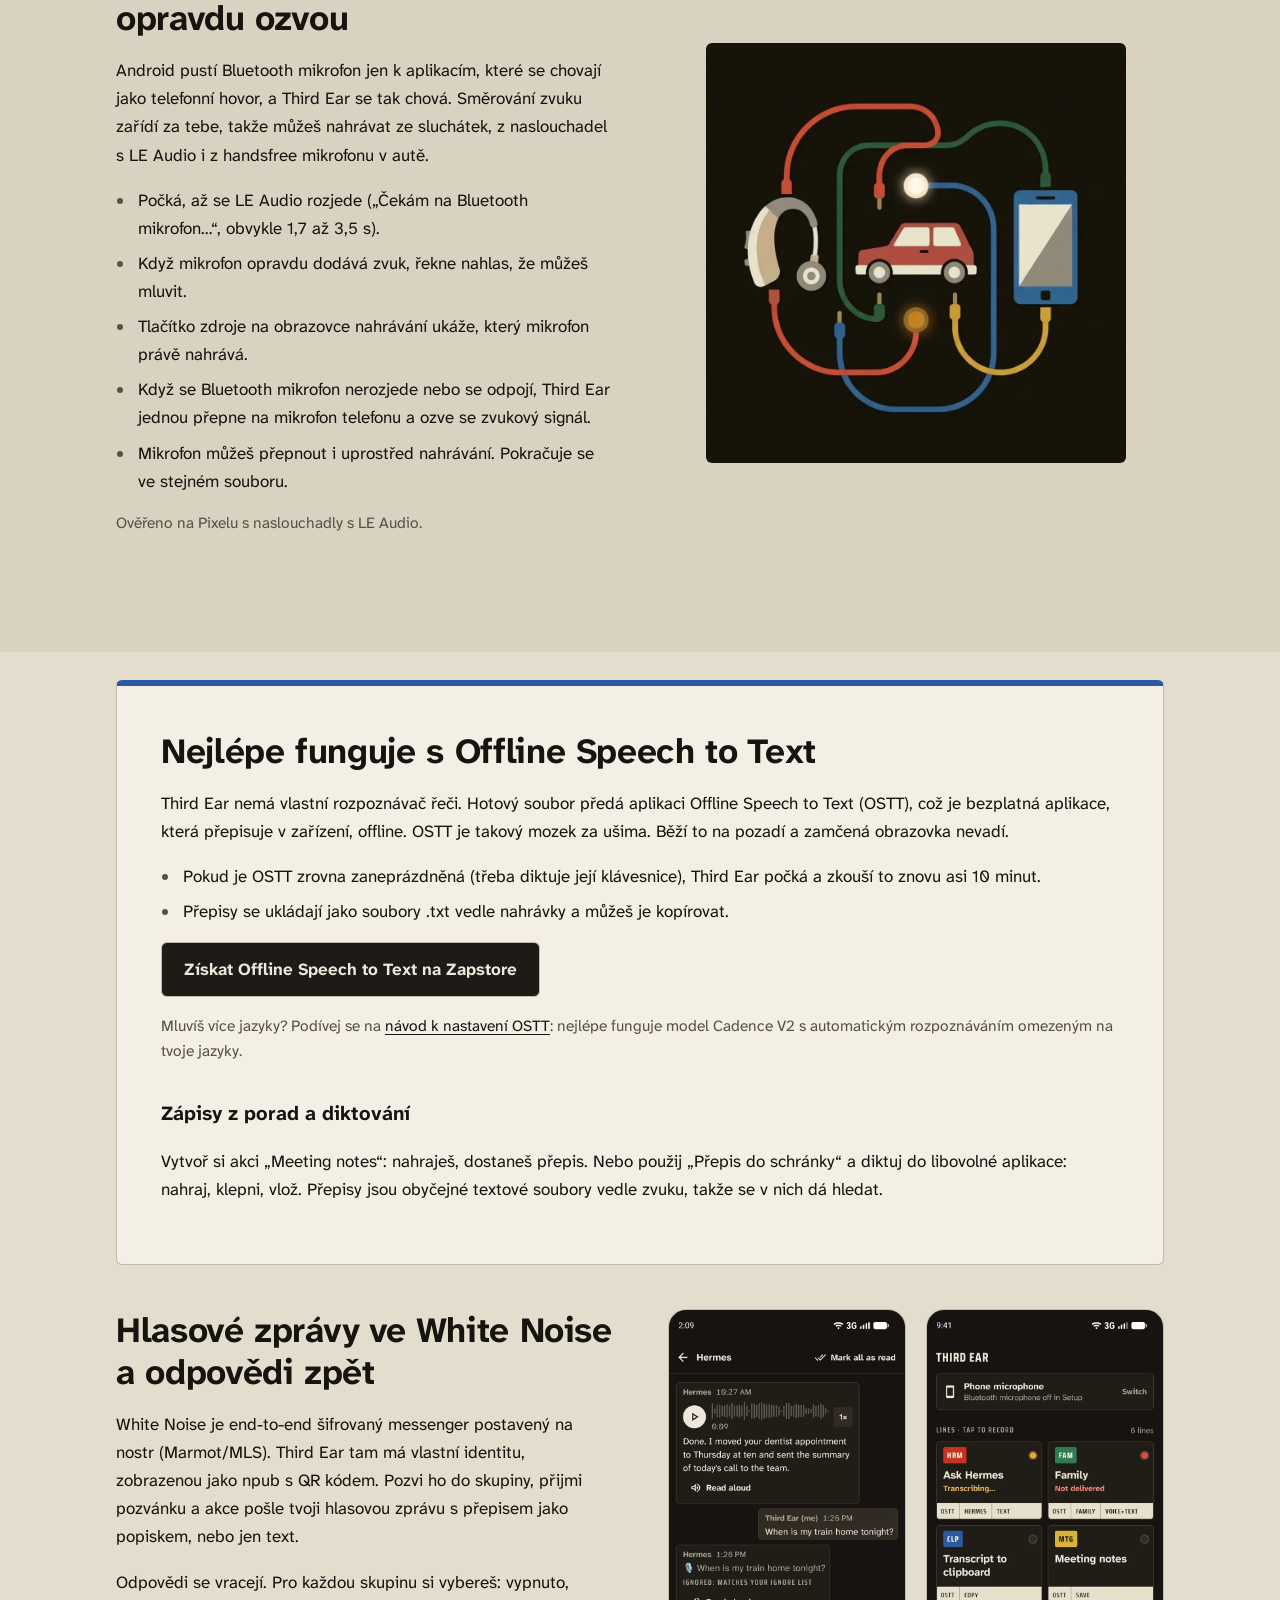
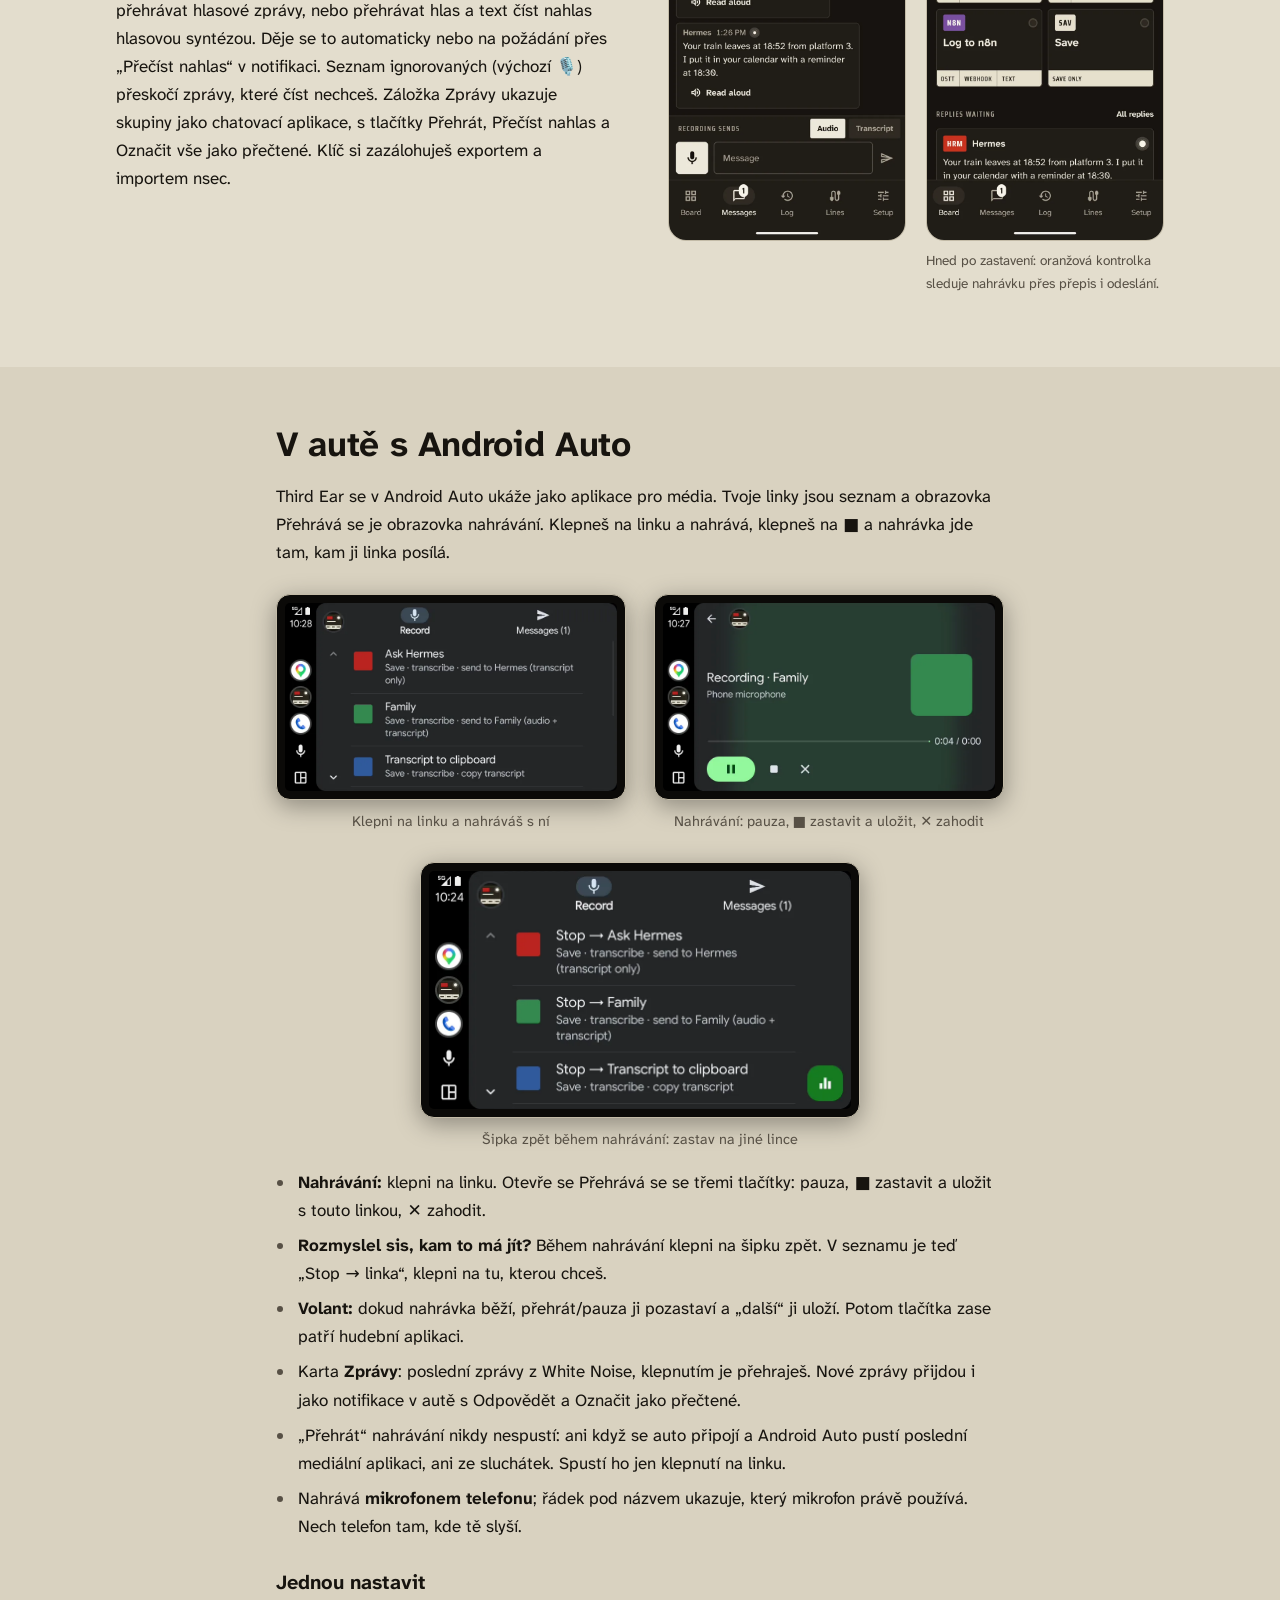
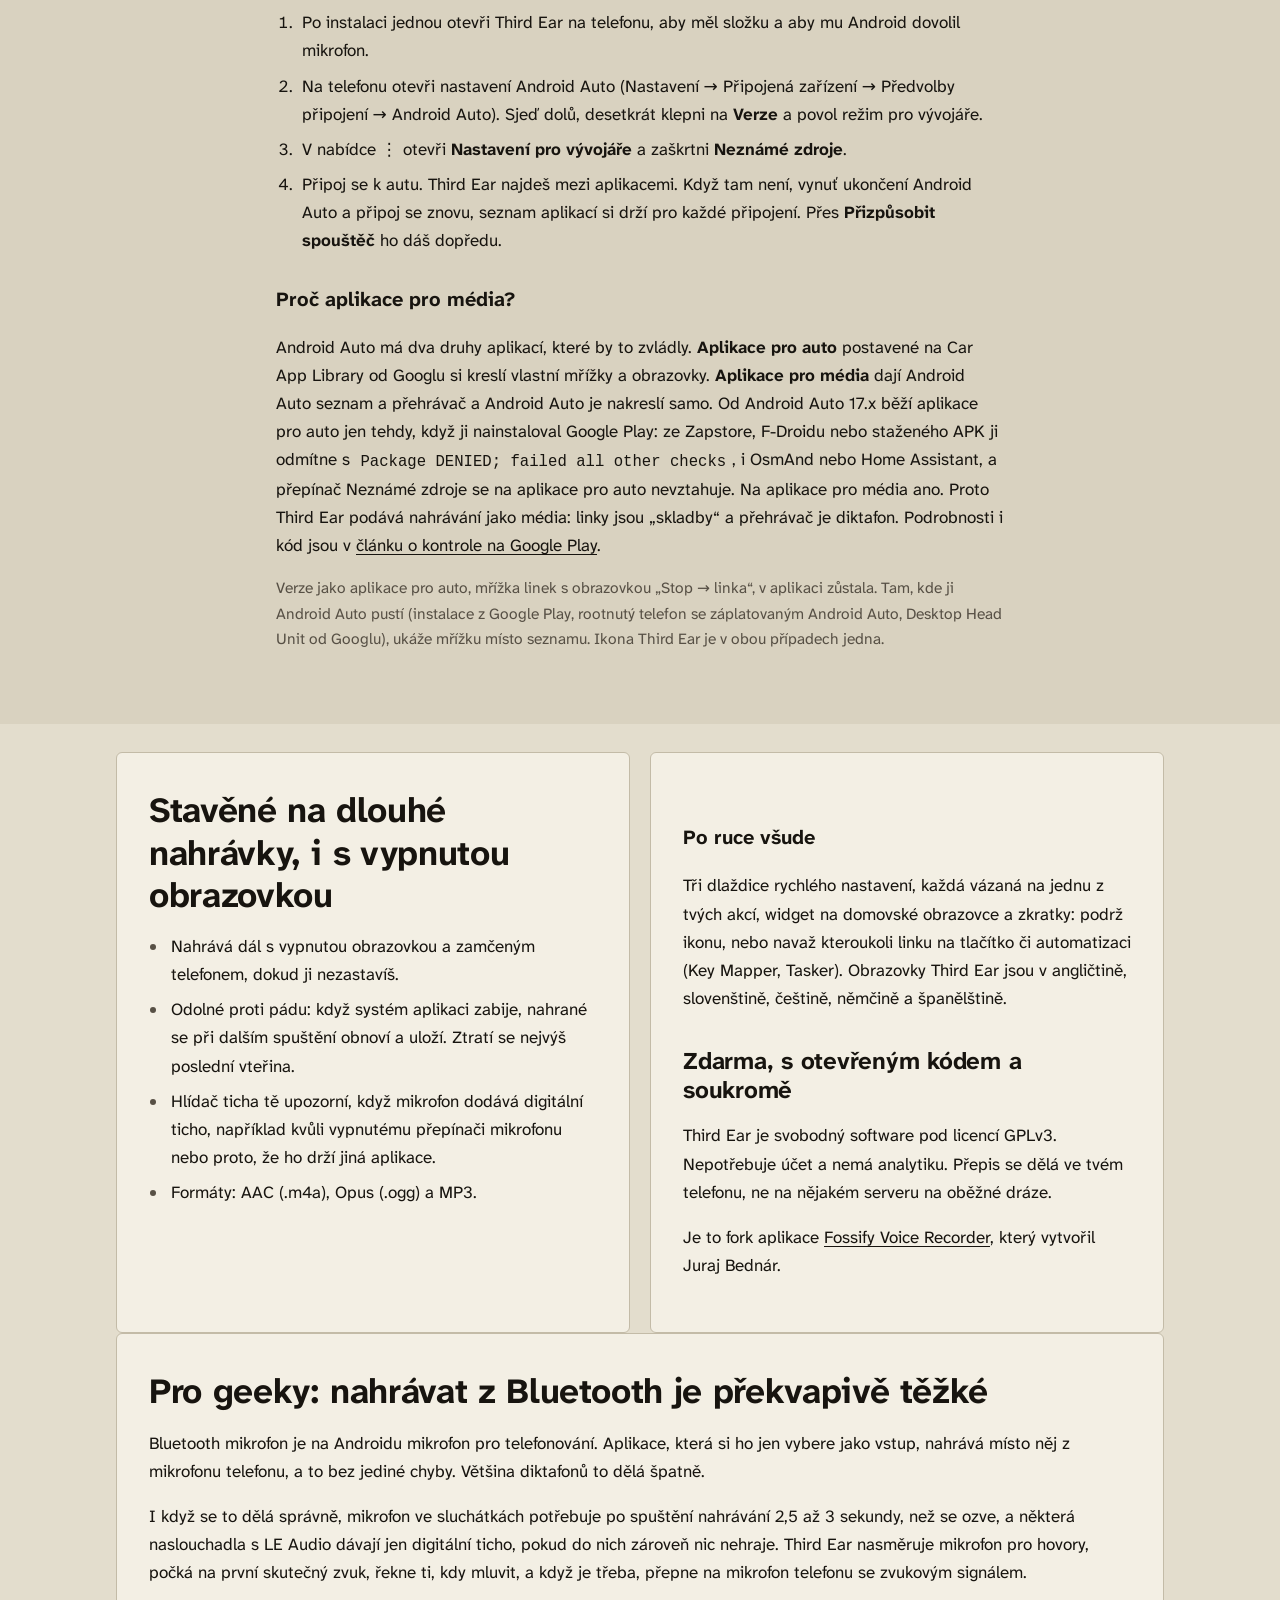
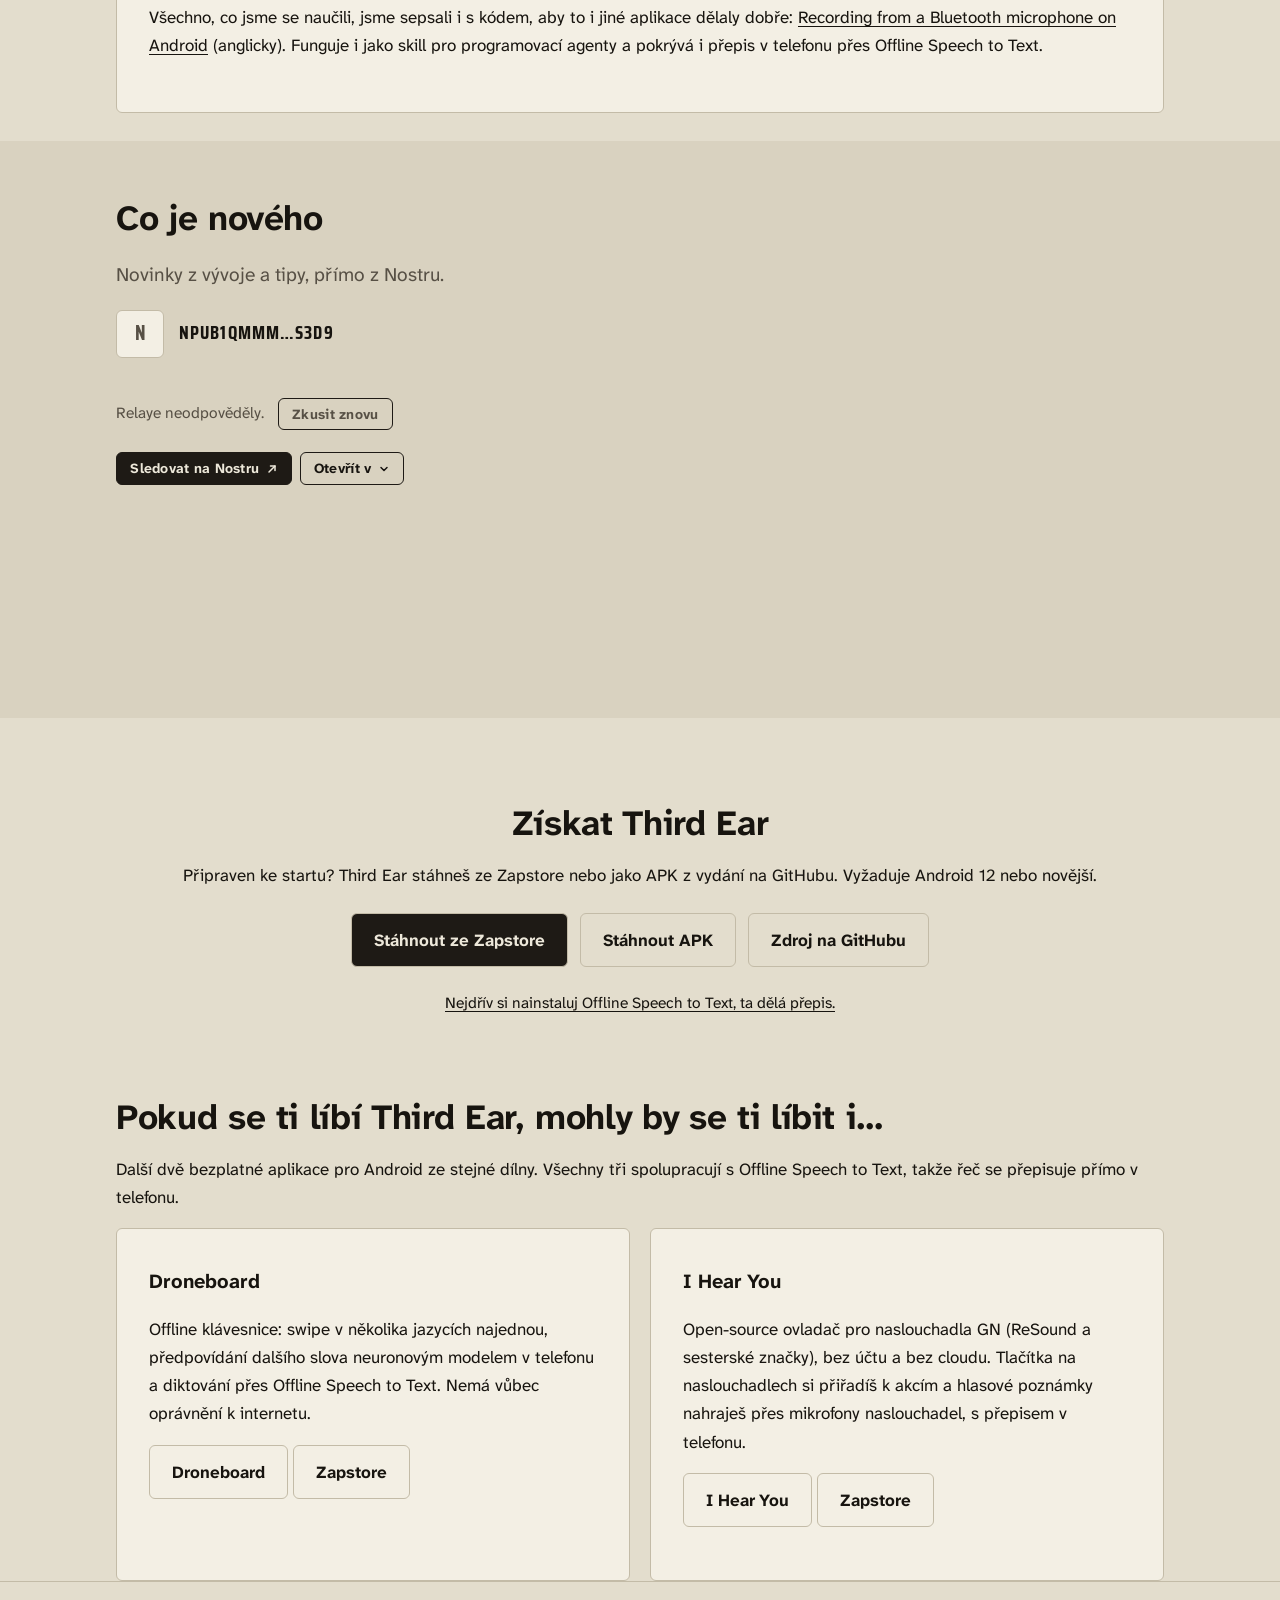
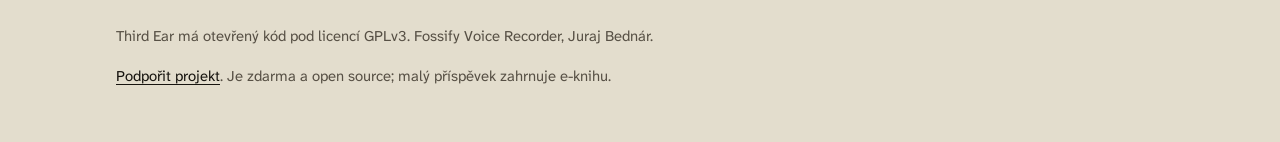
<file: website/cs/index.html>
<!doctype html>
<html lang="cs">
<head>
<meta charset="utf-8">
<meta name="viewport" content="width=device-width, initial-scale=1">
<title>Third Ear: diktafon pro kosmický věk</title>
<meta name="description" content="Nejmodernější diktafon pro Android. Zdarma a s otevřeným kódem. Nahrává z telefonu, Bluetooth sluchátek, naslouchadel s LE Audio i z auta, přepisuje v zařízení a spolupracuje s White Noise a Android Auto.">
<meta name="theme-color" content="#16130f">
<meta property="og:title" content="Third Ear: diktafon pro kosmický věk">
<meta property="og:description" content="Nejmodernější diktafon pro Android. Zdarma a s otevřeným kódem. Nahrává z telefonu, Bluetooth sluchátek, naslouchadel s LE Audio i z auta, přepisuje v zařízení a spolupracuje s White Noise a Android Auto.">
<meta property="og:type" content="website">
<meta property="og:image" content="../img/recorder.png">
<link rel="alternate" hreflang="en" href="../">
<link rel="alternate" hreflang="sk" href="../sk/">
<link rel="alternate" hreflang="cs" href="../cs/">
<link rel="alternate" hreflang="de" href="../de/">
<link rel="alternate" hreflang="es" href="../es/">
<link rel="alternate" hreflang="x-default" href="../">
<link rel="icon" href="data:image/svg+xml,%3Csvg xmlns="http://www.w3.org/2000/svg" viewBox="18 18 72 72"%3E %3Crect x="18" y="18" width="72" height="72" rx="16" fill="#16130F"/%3E %3Cpath fill="#2A251F" stroke="#4A4337" stroke-width="1.5" d="M28,27 h52 a4,4 0 0 1 4,4 v50 h-60 v-50 a4,4 0 0 1 4,-4 z"/%3E %3Crect x="30" y="33" width="20" height="11" rx="1.5" fill="#C8321E"/%3E %3Ccircle cx="74" cy="38.5" r="9" fill="#F7F4EA" fill-opacity="0.2"/%3E %3Ccircle cx="74" cy="38.5" r="6.5" fill="#4A4337"/%3E %3Ccircle cx="74" cy="38.5" r="5" fill="#F7F4EA"/%3E %3Crect x="31" y="51" width="31.5" height="3" rx="1.5" fill="#EDE8DA"/%3E %3Crect x="24" y="67" width="60" height="14" fill="#E6E0CE"/%3E %3Cpath fill="#B4AD9B" d="M43,67 h1 v14 h-1 z M63,67 h1 v14 h-1 z"/%3E %3Cpath fill="#1E1A14" d="M28,72.5 h11 v3 h-11 z M48,72.5 h11 v3 h-11 z M68,72.5 h12 v3 h-12 z"/%3E %3C/svg%3E">
<link rel="preconnect" href="https://fonts.googleapis.com">
<link rel="preconnect" href="https://fonts.gstatic.com" crossorigin>
<link rel="stylesheet" href="https://fonts.googleapis.com/css2?family=Atkinson+Hyperlegible+Next:wght@400;700&family=Saira+Condensed:wght@600;700&display=swap">
<link rel="stylesheet" href="../css/style.css">
<script src="../vendor/nostr-live.js?v=1.0.1" defer></script>
</head>
<body>
<a class="skip" href="#main">Přeskočit na obsah</a>
<header class="top">
 <div class="wrap bar">
  <a class="brand" href="../cs/"><svg xmlns="http://www.w3.org/2000/svg" viewBox="18 18 72 72" width="28" height="28" aria-hidden="true"> <rect x="18" y="18" width="72" height="72" rx="16" fill="#16130F"/> <path fill="#2A251F" stroke="#4A4337" stroke-width="1.5" d="M28,27 h52 a4,4 0 0 1 4,4 v50 h-60 v-50 a4,4 0 0 1 4,-4 z"/> <rect x="30" y="33" width="20" height="11" rx="1.5" fill="#C8321E"/> <circle cx="74" cy="38.5" r="9" fill="#F7F4EA" fill-opacity="0.2"/> <circle cx="74" cy="38.5" r="6.5" fill="#4A4337"/> <circle cx="74" cy="38.5" r="5" fill="#F7F4EA"/> <rect x="31" y="51" width="31.5" height="3" rx="1.5" fill="#EDE8DA"/> <rect x="24" y="67" width="60" height="14" fill="#E6E0CE"/> <path fill="#B4AD9B" d="M43,67 h1 v14 h-1 z M63,67 h1 v14 h-1 z"/> <path fill="#1E1A14" d="M28,72.5 h11 v3 h-11 z M48,72.5 h11 v3 h-11 z M68,72.5 h12 v3 h-12 z"/> </svg>Third Ear</a>
  <nav class="links" aria-label="Sections"><a href="#actions">Akce</a><a href="#agents">Agenti</a><a href="#bluetooth">Bluetooth</a><a href="#ostt">Přepis</a><a href="#whitenoise">White Noise</a><a href="#car">Android Auto</a><a href="#news">Novinky</a><a href="#get">Získat</a></nav>
  <nav class="lang" aria-label="Language"><a href="../" hreflang="en" lang="en">EN</a><a href="../sk/" hreflang="sk" lang="sk">SK</a><a href="../cs/" hreflang="cs" lang="cs" aria-current="page">CS</a><a href="../de/" hreflang="de" lang="de">DE</a><a href="../es/" hreflang="es" lang="es">ES</a></nav>
 </div>
</header>
<main id="main">
<section class="hero wrap">
 <div class="hero-text">
  <h1>Diktafon pro kosmický věk</h1>
  <p class="lead">Nejmodernější diktafon pro Android a třetí ucho na všechno, co bys jinak zapomněl zapsat. Nahrává z telefonu, Bluetooth sluchátek, naslouchadel s LE Audio i z auta. Přepis vznikne v telefonu a výsledek (přepis nebo zvuk) poputuje tam, kam říká tlačítko, na které jsi klepl: do úložiště telefonu, do schránky, do skupiny White Noise (Marmot) nebo jako HTTPS požadavek.</p>
  <p class="lead">A je to nejlepší způsob, jak mluvit se svými AI agenty, včetně <a href="https://github.com/NousResearch/hermes-agent">hermes-agent</a>. Klepneš, řekneš, agent dostane tvoje slova a jeho odpověď ti přečte do uší.</p>
  <ul class="badges"><li>Zdarma</li><li>Otevřený kód (GPLv3)</li><li>Bez účtu a analytiky</li><li>Android 12+</li></ul>
  <p class="cta"><a class="btn primary" href="#get">Získat Third Ear</a> <a class="btn" href="https://github.com/jooray/third-ear">Zdrojový kód</a></p>
 </div>
 <div class="hero-shot"><img class="shot hero-img" src="../img/recorder.webp" width="720" height="1616" alt="Panel Third Ear: šest linek (Ask Hermes, Family, Transcript to clipboard, Meeting notes, Log to n8n, Save), každá s barevným kódem, kontrolkou a potištěným proužkem, který říká, co dělá" loading="lazy" decoding="async"></div>
</section>

<section id="actions" class="wrap stack">
 <div class="copy">
  <h2>Tlačítko pro každý cíl, jako v malém řídicím středisku</h2>
  <p>Většina diktafonů má jedno tlačítko nahrávání a hodně naděje. Third Ear má tlačítka, která si nadefinuješ sám: název a to, co se stane potom.</p>
  <ul class="list"><li>jen uložit nahrávku</li><li>zkopírovat přepis do schránky</li><li>sdílet soubor nebo text</li><li>poslat zvuk, přepis nebo obojí do skupiny ve White Noise</li><li>poslat na webhook (n8n, Home Assistant, vlastní server)</li></ul>
  <p>Klepni na tlačítko a nahrávání začne. Během nahrávání se každé tlačítko změní na „Stop → název“ a napíše, co udělá, takže cíl můžeš ještě změnit v okamžiku zastavení. Potom notifikace ukazuje každý krok (ukládání, přepis, čekání na aplikaci pro přepis, odesílání) a na přání ho i řekne nahlas, třeba „Uloženo, přepisuji.“</p>
  <p>Každá linka na Panelu má vlastní barvu šňůry, krátký kód a kontrolku, takže stav všeho přečtete jedním pohledem:</p>
  <ul class="lamps"><li><i class="busy"></i>oranžová: přepisuje se nebo odesílá</li><li><i class="reply"></i>bílá: ze skupiny této linky čeká odpověď</li><li><i class="fault"></i>červená: nedoručeno; nahrávka je uložená a Zkusit znovu je na jedno klepnutí</li></ul>
 </div>
 <div class="shots three">
  <figure><img class="shot" src="../img/recording.webp" width="720" height="1616" alt="Obrazovka během nahrávání: velký časovač a linka, na které nahrávka začala, jako jedno velké tlačítko „Stop →“, pod ním Pauza a ostatní linky sbalené" loading="lazy" decoding="async"><figcaption>Během nahrávání je linka, na které jste začali, jedno velké tlačítko Stop; ostatní linky jsou sbalené pod ním.</figcaption></figure>
  <figure><img class="shot" src="../img/notification.webp" width="720" height="1616" alt="Oznámení nahrávání v barvě linky, s Pozastavit a „Stop → Meeting notes“" loading="lazy" decoding="async"></figure>
  <figure><img class="shot" src="../img/action-editor.webp" width="720" height="1616" alt="Úprava linky: klávesa tak, jak bude vypadat, název, kód linky, barva šňůry a cíl" loading="lazy" decoding="async"></figure>
 </div>
</section>

<section id="agents" class="wrap">
 <div class="card">
  <h2>Nejlepší způsob, jak mluvit se svými agenty</h2>
  <p>Psát agentovi na telefonu je pomalé a hlasové režimy aplikací chtějí, abys koukal na displej. Third Ear udělá z jakéhokoli agenta někoho, s kým mluvíš při chůzi, za volantem nebo při vaření: jedno klepnutí (nebo dlaždice rychlého nastavení, widget, obrazovka v autě) nahrává, telefon přepíše a slova jdou agentovi.</p>
  <ul class="list"><li>Přes White Noise: dej Third Ear a agenta do jedné šifrované skupiny. <a href="https://github.com/NousResearch/hermes-agent">hermes-agent</a> se do skupin White Noise připojuje přes konektor MDK. Odpověď se vrátí a přečte se nebo přehraje ve sluchátkách či naslouchadlech.</li><li>Přes HTTPS: pošli přepis nebo zvuk na webhook agenta, do n8n nebo na vlastní server.</li><li>Každý agent nebo každý druh požadavku má vlastní tlačítko: „Zeptej se Hermese“, „Do poznámek“, „Zapiš do n8n“.</li></ul>
  <p>Ozvěnu tvého přepisu od agenta přeskočí položka 🎙️ v seznamu ignorovaných, takže slyšíš jen odpověď.</p>
  <p class="note">Agenti za konektorem MDK musí povolit npub aplikace Third Ear (<code>--allow-welcomer</code> nebo <code>--allow-user</code>).</p>
 </div>
</section>

<section id="bluetooth" class="band">
 <div class="wrap split rev">
  <div class="copy">
   <h2>Bluetooth mikrofony, které se opravdu ozvou</h2>
   <p>Android pustí Bluetooth mikrofon jen k aplikacím, které se chovají jako telefonní hovor, a Third Ear se tak chová. Směrování zvuku zařídí za tebe, takže můžeš nahrávat ze sluchátek, z naslouchadel s LE Audio i z handsfree mikrofonu v autě.</p>
   <ul class="list"><li>Počká, až se LE Audio rozjede („Čekám na Bluetooth mikrofon…“, obvykle 1,7 až 3,5 s).</li><li>Když mikrofon opravdu dodává zvuk, řekne nahlas, že můžeš mluvit.</li><li>Tlačítko zdroje na obrazovce nahrávání ukáže, který mikrofon právě nahrává.</li><li>Když se Bluetooth mikrofon nerozjede nebo se odpojí, Third Ear jednou přepne na mikrofon telefonu a ozve se zvukový signál.</li><li>Mikrofon můžeš přepnout i uprostřed nahrávání. Pokračuje se ve stejném souboru.</li></ul>
   <p class="note">Ověřeno na Pixelu s naslouchadly s LE Audio.</p>
  </div>
  <div class="art"><img src="../img/hero-art.webp" width="1024" height="1024" alt="Ilustrace: naslouchadlo, auto a telefon propojené šňůrami ústředny v červené, zelené, modré a žluté, s rozsvícenou bílou a oranžovou kontrolkou" loading="lazy" decoding="async"></div>
 </div>
</section>

<section id="ostt" class="wrap">
 <div class="card ostt">
  <h2>Nejlépe funguje s Offline Speech to Text</h2>
  <p>Third Ear nemá vlastní rozpoznávač řeči. Hotový soubor předá aplikaci Offline Speech to Text (OSTT), což je bezplatná aplikace, která přepisuje v zařízení, offline. OSTT je takový mozek za ušima. Běží to na pozadí a zamčená obrazovka nevadí.</p>
  <ul class="list"><li>Pokud je OSTT zrovna zaneprázdněná (třeba diktuje její klávesnice), Third Ear počká a zkouší to znovu asi 10 minut.</li><li>Přepisy se ukládají jako soubory .txt vedle nahrávky a můžeš je kopírovat.</li></ul>
  <p><a class="btn primary" href="https://zapstore.dev/apps/app.offlinespeechtotext">Získat Offline Speech to Text na Zapstore</a></p>
  <p class="note">Mluvíš více jazyky? Podívej se na <a href="https://cypherpunk.today/droneboard/cs/dictation/#languages">návod k nastavení OSTT</a>: nejlépe funguje model Cadence V2 s automatickým rozpoznáváním omezeným na tvoje jazyky.</p>
  <h3 class="sub">Zápisy z porad a diktování</h3>
  <p>Vytvoř si akci „Meeting notes“: nahraješ, dostaneš přepis. Nebo použij „Přepis do schránky“ a diktuj do libovolné aplikace: nahraj, klepni, vlož. Přepisy jsou obyčejné textové soubory vedle zvuku, takže se v nich dá hledat.</p>
 </div>
</section>

<section id="whitenoise" class="wrap split">
 <div class="copy">
  <h2>Hlasové zprávy ve White Noise a odpovědi zpět</h2>
  <p>White Noise je end-to-end šifrovaný messenger postavený na nostr (Marmot/MLS). Third Ear tam má vlastní identitu, zobrazenou jako npub s QR kódem. Pozvi ho do skupiny, přijmi pozvánku a akce pošle tvoji hlasovou zprávu s přepisem jako popiskem, nebo jen text.</p>
  <p>Odpovědi se vracejí. Pro každou skupinu si vybereš: vypnuto, přehrávat hlasové zprávy, nebo přehrávat hlas a text číst nahlas hlasovou syntézou. Děje se to automaticky nebo na požádání přes „Přečíst nahlas“ v notifikaci. Seznam ignorovaných (výchozí 🎙️) přeskočí zprávy, které číst nechceš. Záložka Zprávy ukazuje skupiny jako chatovací aplikace, s tlačítky Přehrát, Přečíst nahlas a Označit vše jako přečtené. Klíč si zazálohuješ exportem a importem nsec.</p>
 </div>
 <div class="shots two">
  <figure><img class="shot" src="../img/conversation.webp" width="720" height="1616" alt="Zprávy, skupina Hermes: hlasová zpráva s waveformem při 1×, otázka položená z Third Ear, nepřečtená odpověď s Přečíst nahlas a ozvěna přepisu ignorovaná položkou 🎙️" loading="lazy" decoding="async"></figure>
  <figure><img class="shot" src="../img/board-busy.webp" width="720" height="1616" alt="Panel hned po zastavení: Ask Hermes přepisuje (oranžová kontrolka), Family nebylo doručeno (červená kontrolka)" loading="lazy" decoding="async"><figcaption>Hned po zastavení: oranžová kontrolka sleduje nahrávku přes přepis i odeslání.</figcaption></figure>
 </div>
</section>

<section id="car" class="band">
 <div class="wrap narrow">
  <h2>V autě s Android Auto</h2>
  <p>Third Ear se v Android Auto ukáže jako aplikace pro média. Tvoje linky jsou seznam a obrazovka Přehrává se je obrazovka nahrávání. Klepneš na linku a nahrává, klepneš na ■ a nahrávka jde tam, kam ji linka posílá.</p>
  <div class="car-shots"><figure class="car"><img src="../img/car-lines.webp" width="850" height="480" alt="Android Auto: karta Nahrávat v Third Ear se seznamem linek Ask Hermes, Family a Transcript to clipboard, každá se svou barvou a popisem, co dělá; vedle karta Zprávy (1)" loading="lazy" decoding="async"><figcaption>Klepni na linku a nahráváš s ní</figcaption></figure><figure class="car"><img src="../img/car-recording-media.webp" width="850" height="480" alt="Android Auto během nahrávání: Recording · Family, Phone microphone, 0:04 a tři tlačítka: pauza, čtverec pro zastavení a uložení a křížek pro zahození" loading="lazy" decoding="async"><figcaption>Nahrávání: pauza, ■ zastavit a uložit, ✕ zahodit</figcaption></figure><figure class="car"><img src="../img/car-stop-lines.webp" width="850" height="480" alt="Během nahrávání se z karty Nahrávat stane Stop → Ask Hermes, Stop → Family a Stop → Transcript to clipboard" loading="lazy" decoding="async"><figcaption>Šipka zpět během nahrávání: zastav na jiné lince</figcaption></figure></div>
  <ul class="list"><li><b>Nahrávání:</b> klepni na linku. Otevře se Přehrává se se třemi tlačítky: pauza, <b>■</b> zastavit a uložit s touto linkou, <b>✕</b> zahodit.</li><li><b>Rozmyslel sis, kam to má jít?</b> Během nahrávání klepni na šipku zpět. V seznamu je teď „Stop → linka“, klepni na tu, kterou chceš.</li><li><b>Volant:</b> dokud nahrávka běží, přehrát/pauza ji pozastaví a „další“ ji uloží. Potom tlačítka zase patří hudební aplikaci.</li><li>Karta <b>Zprávy</b>: poslední zprávy z White Noise, klepnutím je přehraješ. Nové zprávy přijdou i jako notifikace v autě s Odpovědět a Označit jako přečtené.</li><li>„Přehrát“ nahrávání nikdy nespustí: ani když se auto připojí a Android Auto pustí poslední mediální aplikaci, ani ze sluchátek. Spustí ho jen klepnutí na linku.</li><li>Nahrává <b>mikrofonem telefonu</b>; řádek pod názvem ukazuje, který mikrofon právě používá. Nech telefon tam, kde tě slyší.</li></ul>
  <h3 id="car-setup">Jednou nastavit</h3>
  <ol class="steps"><li>Po instalaci jednou otevři Third Ear na telefonu, aby měl složku a aby mu Android dovolil mikrofon.</li><li>Na telefonu otevři nastavení Android Auto (Nastavení → Připojená zařízení → Předvolby připojení → Android Auto). Sjeď dolů, desetkrát klepni na <b>Verze</b> a povol režim pro vývojáře.</li><li>V nabídce ⋮ otevři <b>Nastavení pro vývojáře</b> a zaškrtni <b>Neznámé zdroje</b>.</li><li>Připoj se k autu. Third Ear najdeš mezi aplikacemi. Když tam není, vynuť ukončení Android Auto a připoj se znovu, seznam aplikací si drží pro každé připojení. Přes <b>Přizpůsobit spouštěč</b> ho dáš dopředu.</li></ol>
  <h3>Proč aplikace pro média?</h3>
  <p>Android Auto má dva druhy aplikací, které by to zvládly. <b>Aplikace pro auto</b> postavené na Car App Library od Googlu si kreslí vlastní mřížky a obrazovky. <b>Aplikace pro média</b> dají Android Auto seznam a přehrávač a Android Auto je nakreslí samo. Od Android Auto 17.x běží aplikace pro auto jen tehdy, když ji nainstaloval Google Play: ze Zapstore, F-Droidu nebo staženého APK ji odmítne s <code>Package DENIED; failed all other checks</code>, i OsmAnd nebo Home Assistant, a přepínač Neznámé zdroje se na aplikace pro auto nevztahuje. Na aplikace pro média ano. Proto Third Ear podává nahrávání jako média: linky jsou „skladby“ a přehrávač je diktafon. Podrobnosti i kód jsou v <a href="https://github.com/jooray/third-ear/blob/main/docs/ANDROID-AUTO-PLAY-CHECK.md">článku o kontrole na Google Play</a>.</p>
  <p class="note">Verze jako aplikace pro auto, mřížka linek s obrazovkou „Stop → linka“, v aplikaci zůstala. Tam, kde ji Android Auto pustí (instalace z Google Play, rootnutý telefon se záplatovaným Android Auto, Desktop Head Unit od Googlu), ukáže mřížku místo seznamu. Ikona Third Ear je v obou případech jedna.</p>
 </div>
</section>

<section id="reliability" class="wrap grid2">
 <div class="card">
  <h2>Stavěné na dlouhé nahrávky, i s vypnutou obrazovkou</h2>
  <ul class="list"><li>Nahrává dál s vypnutou obrazovkou a zamčeným telefonem, dokud ji nezastavíš.</li><li>Odolné proti pádu: když systém aplikaci zabije, nahrané se při dalším spuštění obnoví a uloží. Ztratí se nejvýš poslední vteřina.</li><li>Hlídač ticha tě upozorní, když mikrofon dodává digitální ticho, například kvůli vypnutému přepínači mikrofonu nebo proto, že ho drží jiná aplikace.</li><li>Formáty: AAC (.m4a), Opus (.ogg) a MP3.</li></ul>
 </div>
 <div class="card">
  <h3 class="sub">Po ruce všude</h3>
  <p>Tři dlaždice rychlého nastavení, každá vázaná na jednu z tvých akcí, widget na domovské obrazovce a zkratky: podrž ikonu, nebo navaž kteroukoli linku na tlačítko či automatizaci (Key Mapper, Tasker). Obrazovky Third Ear jsou v angličtině, slovenštině, češtině, němčině a španělštině.</p>
  <h2 class="h2b">Zdarma, s otevřeným kódem a soukromě</h2>
  <p>Third Ear je svobodný software pod licencí GPLv3. Nepotřebuje účet a nemá analytiku. Přepis se dělá ve tvém telefonu, ne na nějakém serveru na oběžné dráze.</p>
  <p>Je to fork aplikace <a href="https://github.com/FossifyOrg/Voice-Recorder">Fossify Voice Recorder</a>, který vytvořil Juraj Bednár.</p>
 </div>
</section>

<section id="geek" class="wrap">
 <div class="card">
  <h2>Pro geeky: nahrávat z Bluetooth je překvapivě těžké</h2>
  <p>Bluetooth mikrofon je na Androidu mikrofon pro telefonování. Aplikace, která si ho jen vybere jako vstup, nahrává místo něj z mikrofonu telefonu, a to bez jediné chyby. Většina diktafonů to dělá špatně.</p>
  <p>I když se to dělá správně, mikrofon ve sluchátkách potřebuje po spuštění nahrávání 2,5 až 3 sekundy, než se ozve, a některá naslouchadla s LE Audio dávají jen digitální ticho, pokud do nich zároveň nic nehraje. Third Ear nasměruje mikrofon pro hovory, počká na první skutečný zvuk, řekne ti, kdy mluvit, a když je třeba, přepne na mikrofon telefonu se zvukovým signálem.</p>
  <p>Všechno, co jsme se naučili, jsme sepsali i s kódem, aby to i jiné aplikace dělaly dobře: <a href="https://github.com/jooray/android-bluetooth-microphone">Recording from a Bluetooth microphone on Android</a> (anglicky). Funguje i jako skill pro programovací agenty a pokrývá i přepis v telefonu přes Offline Speech to Text.</p>
 </div>
</section>

<section id="news" class="band">
 <div class="wrap">
  <h2>Co je nového</h2>
  <p class="lead">Novinky z vývoje a tipy, přímo z Nostru.</p>
  <div class="news" data-nostr-live data-nprofile="nprofile1qqsqdaacrlv5lludl9wsnjdkzfl2vlmh3zw2gek38kce60dhjp83htgpr3mhxue69uhkummnw3ezucmewp5x2unsw4hxktn5dajxz7gpzemhxue69uhhyetvv9ujuurjd9kkzmpwdejhgqg5waehxw309aex2mrp0yhxgctdw4eju6t0trqquu" data-relays="wss://nostr.cypherpunk.today,wss://relay.primal.net" data-layout="cards" data-limit="3" data-lang="cs"></div>
 </div>
</section>

<section id="get" class="wrap get">
 <h2>Získat Third Ear</h2>
 <p>Připraven ke startu? Third Ear stáhneš ze Zapstore nebo jako APK z vydání na GitHubu. Vyžaduje Android 12 nebo novější.</p>
 <p class="cta"><a class="btn primary" href="https://zapstore.dev/apps/app.thirdear">Stáhnout ze Zapstore</a>
 <a class="btn" href="https://github.com/jooray/third-ear/releases/latest">Stáhnout APK</a>
 <a class="btn" href="https://github.com/jooray/third-ear">Zdroj na GitHubu</a></p>
 <p class="note"><a href="https://zapstore.dev/apps/app.offlinespeechtotext">Nejdřív si nainstaluj Offline Speech to Text, ta dělá přepis.</a></p>
</section>
<section id="also" class="wrap">
 <h2>Pokud se ti líbí Third Ear, mohly by se ti líbit i…</h2>
 <p>Další dvě bezplatné aplikace pro Android ze stejné dílny. Všechny tři spolupracují s Offline Speech to Text, takže řeč se přepisuje přímo v telefonu.</p>
 <div class="grid2">
  <div class="card">
   <h3 style="margin-top:0">Droneboard</h3><p>Offline klávesnice: swipe v několika jazycích najednou, předpovídání dalšího slova neuronovým modelem v telefonu a diktování přes Offline Speech to Text. Nemá vůbec oprávnění k internetu.</p>
   <p><a class="btn" href="https://cypherpunk.today/droneboard/cs/">Droneboard</a> <a class="btn" href="https://zapstore.dev/apps/today.cypherpunk.droneboard">Zapstore</a></p>
  </div>
  <div class="card">
   <h3 style="margin-top:0">I Hear You</h3><p>Open-source ovladač pro naslouchadla GN (ReSound a sesterské značky), bez účtu a bez cloudu. Tlačítka na naslouchadlech si přiřadíš k akcím a hlasové poznámky nahraješ přes mikrofony naslouchadel, s přepisem v telefonu.</p>
   <p><a class="btn" href="https://cypherpunk.today/i-hear-you/cs/">I Hear You</a> <a class="btn" href="https://zapstore.dev/apps/app.ihearyou">Zapstore</a></p>
  </div>
 </div>
</section>
</main>
<footer class="foot">
 <div class="wrap">
  <p>Third Ear má otevřený kód pod licencí GPLv3. Fossify Voice Recorder, Juraj Bednár.</p>
  <p><a href="https://hackyourself.io/support/s/third-ear?lang=cs&amp;ref=web">Podpořit projekt</a>. Je zdarma a open source; malý příspěvek zahrnuje e-knihu.</p>
 </div>
</footer>
</body>
</html>
</file>
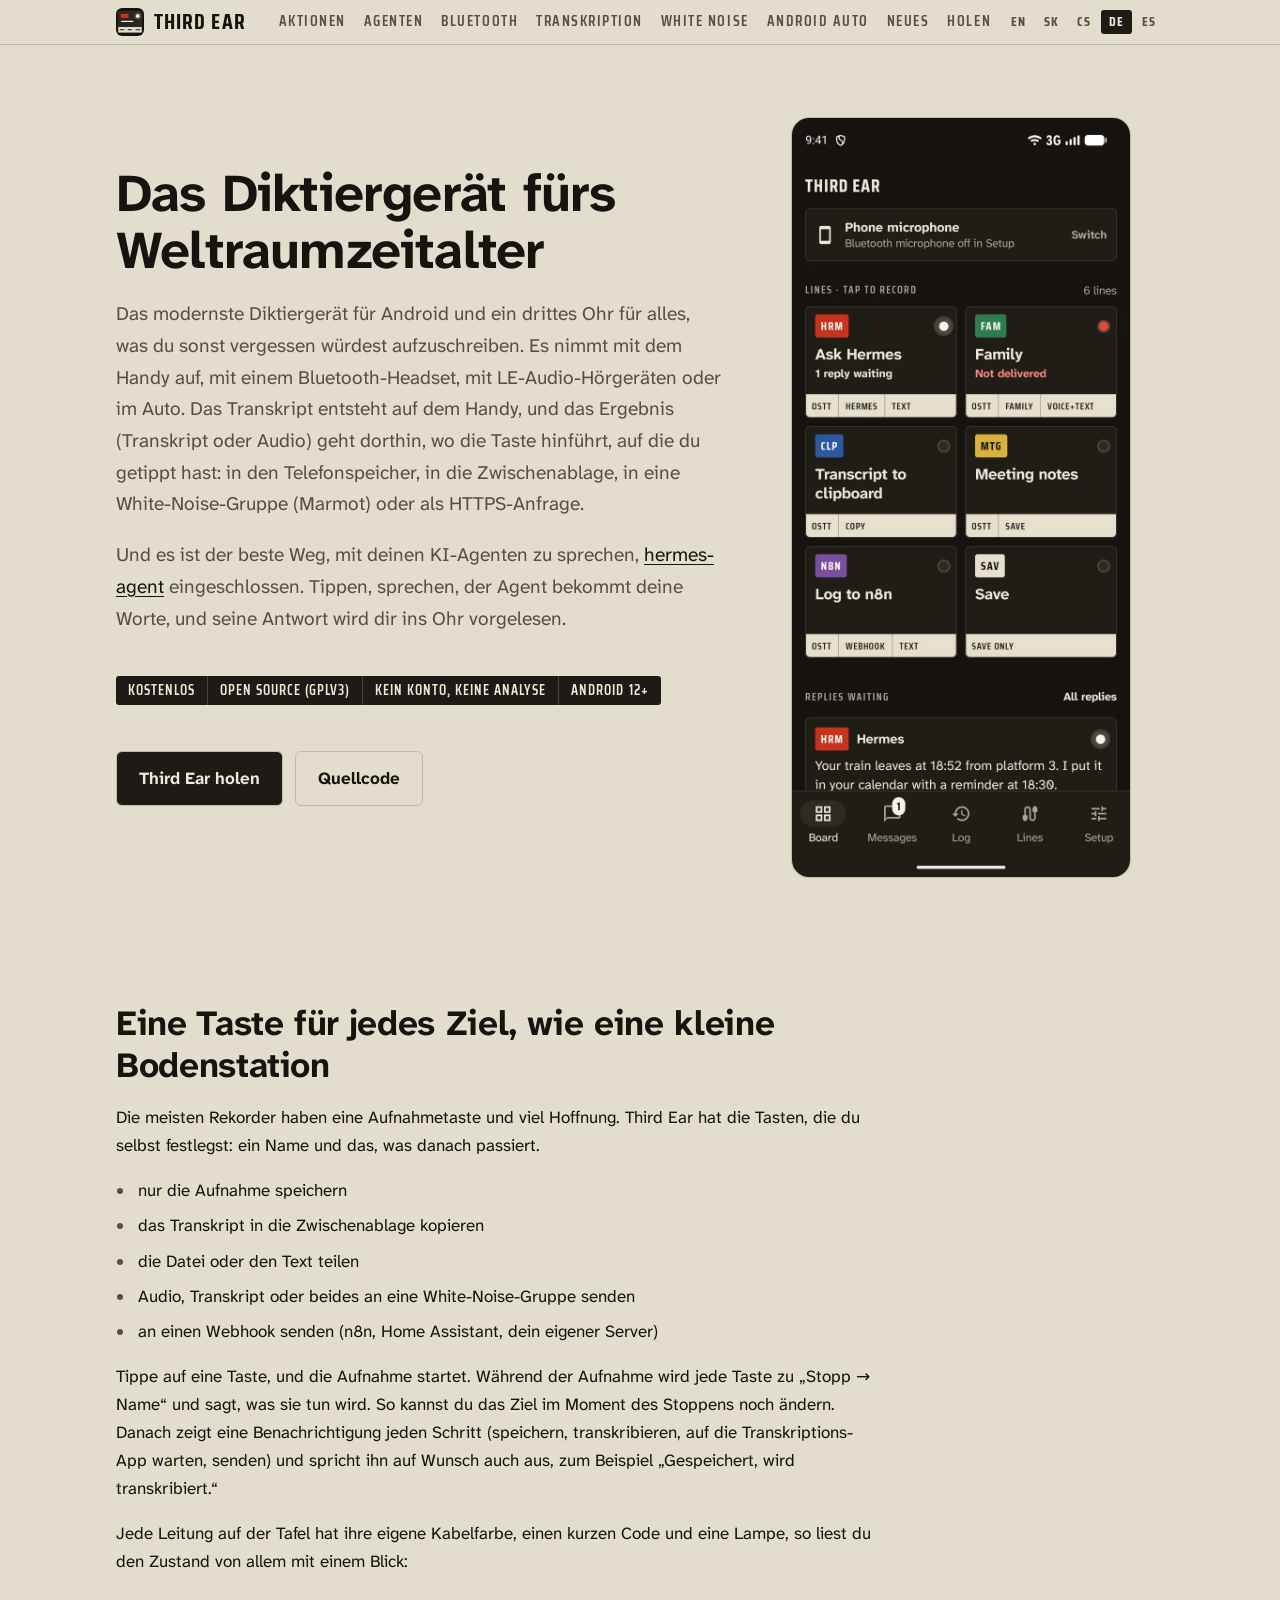
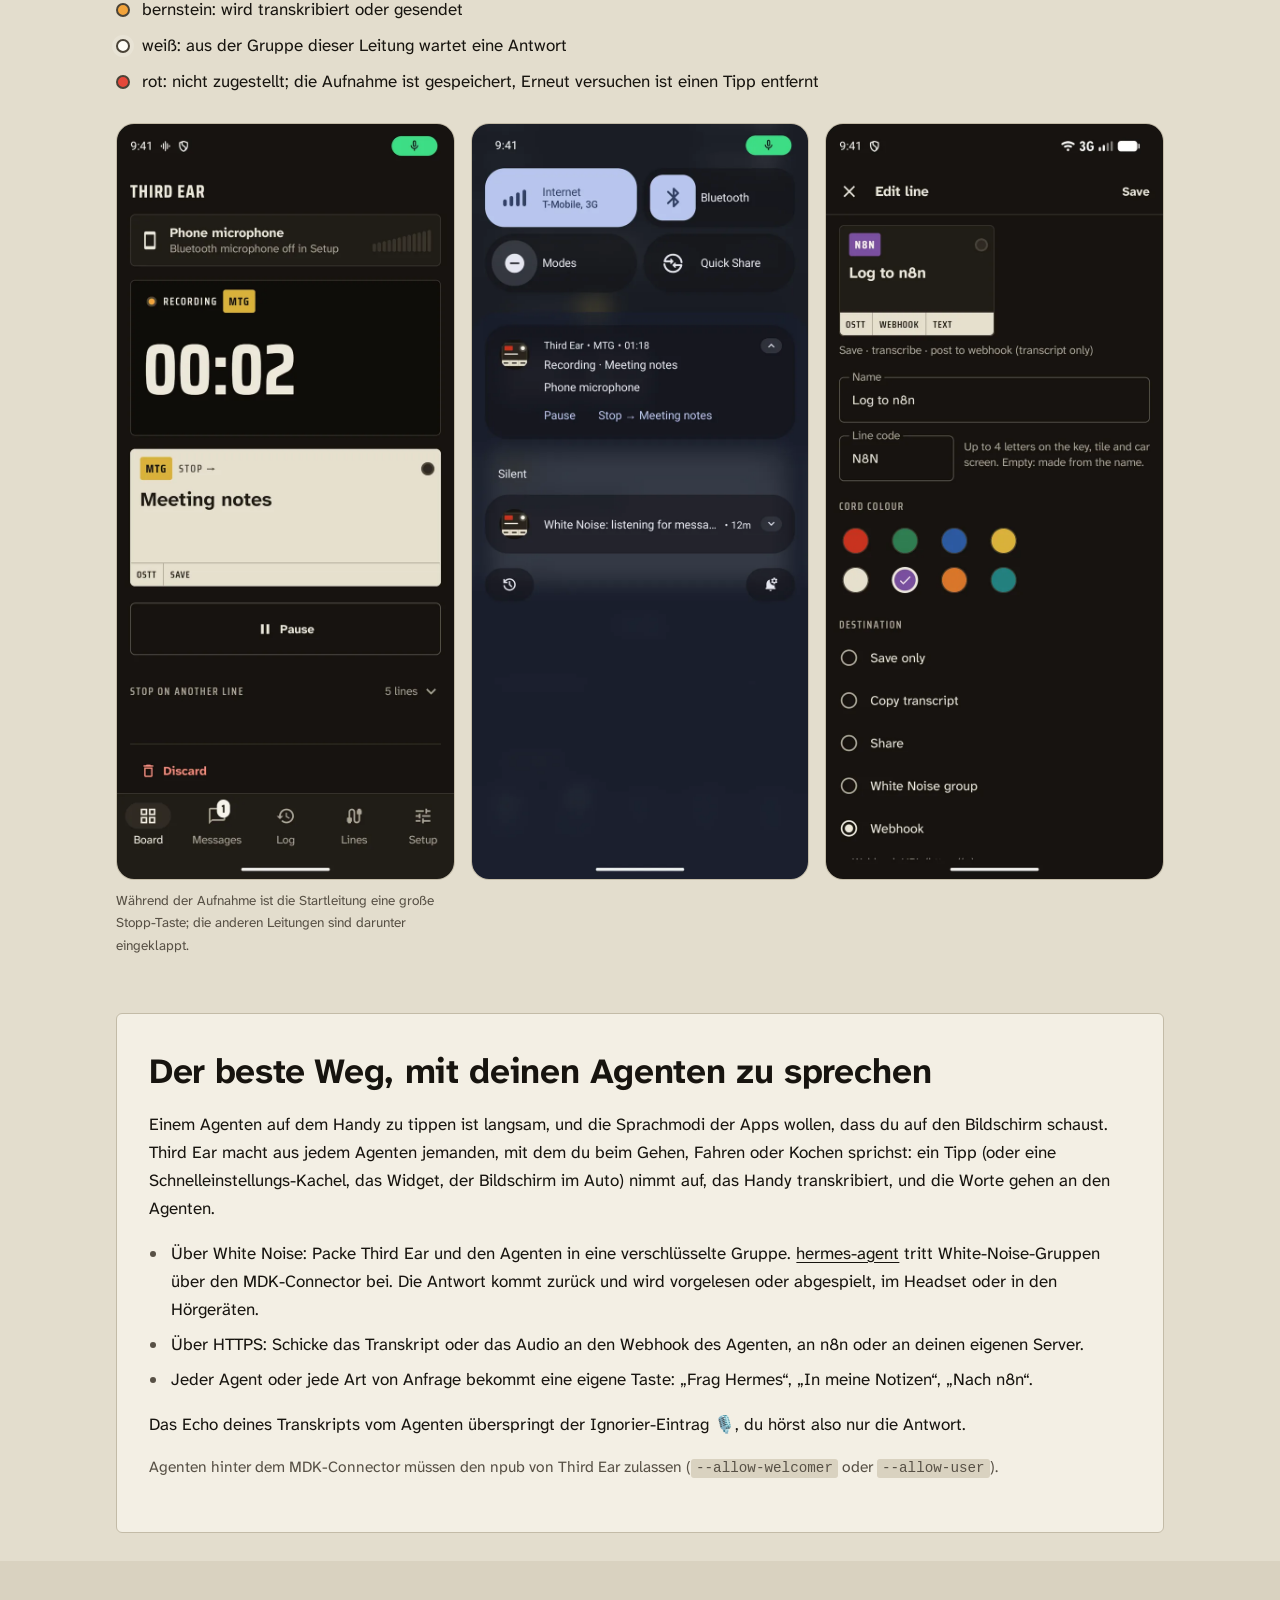
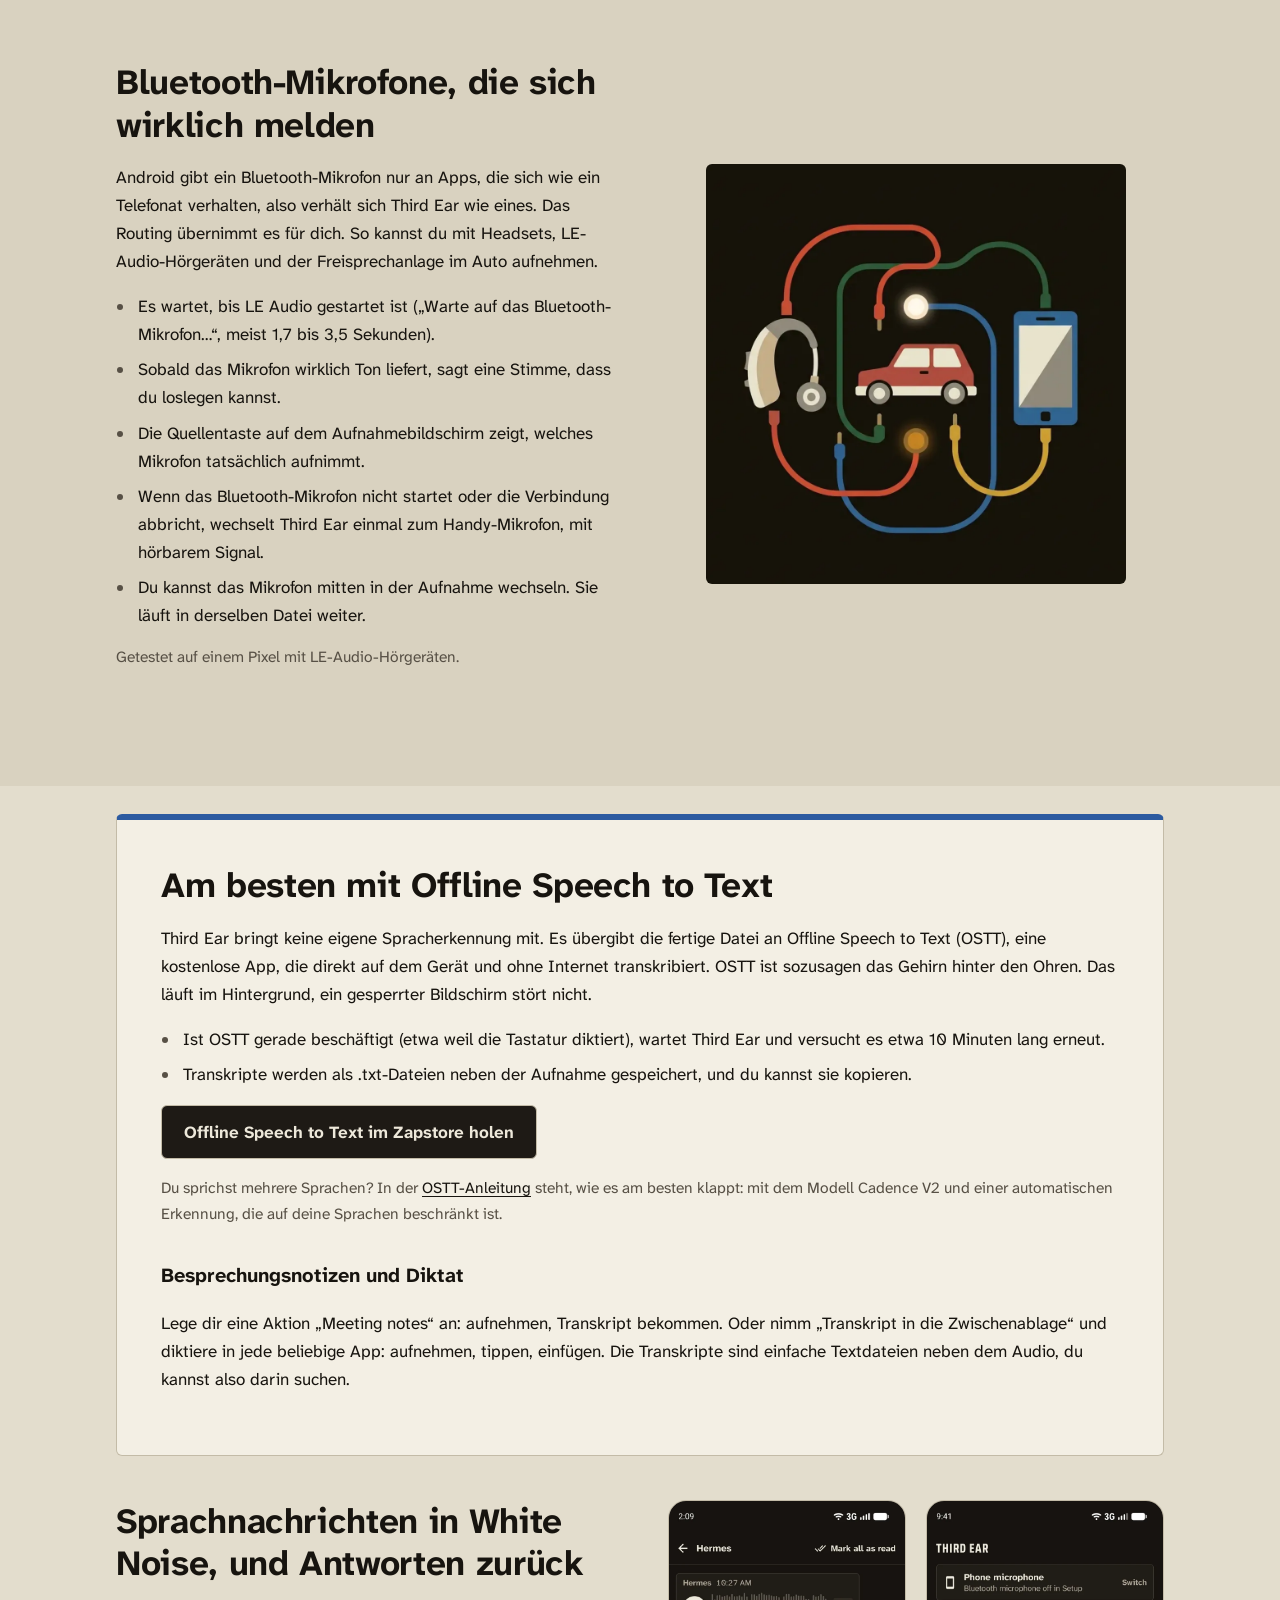
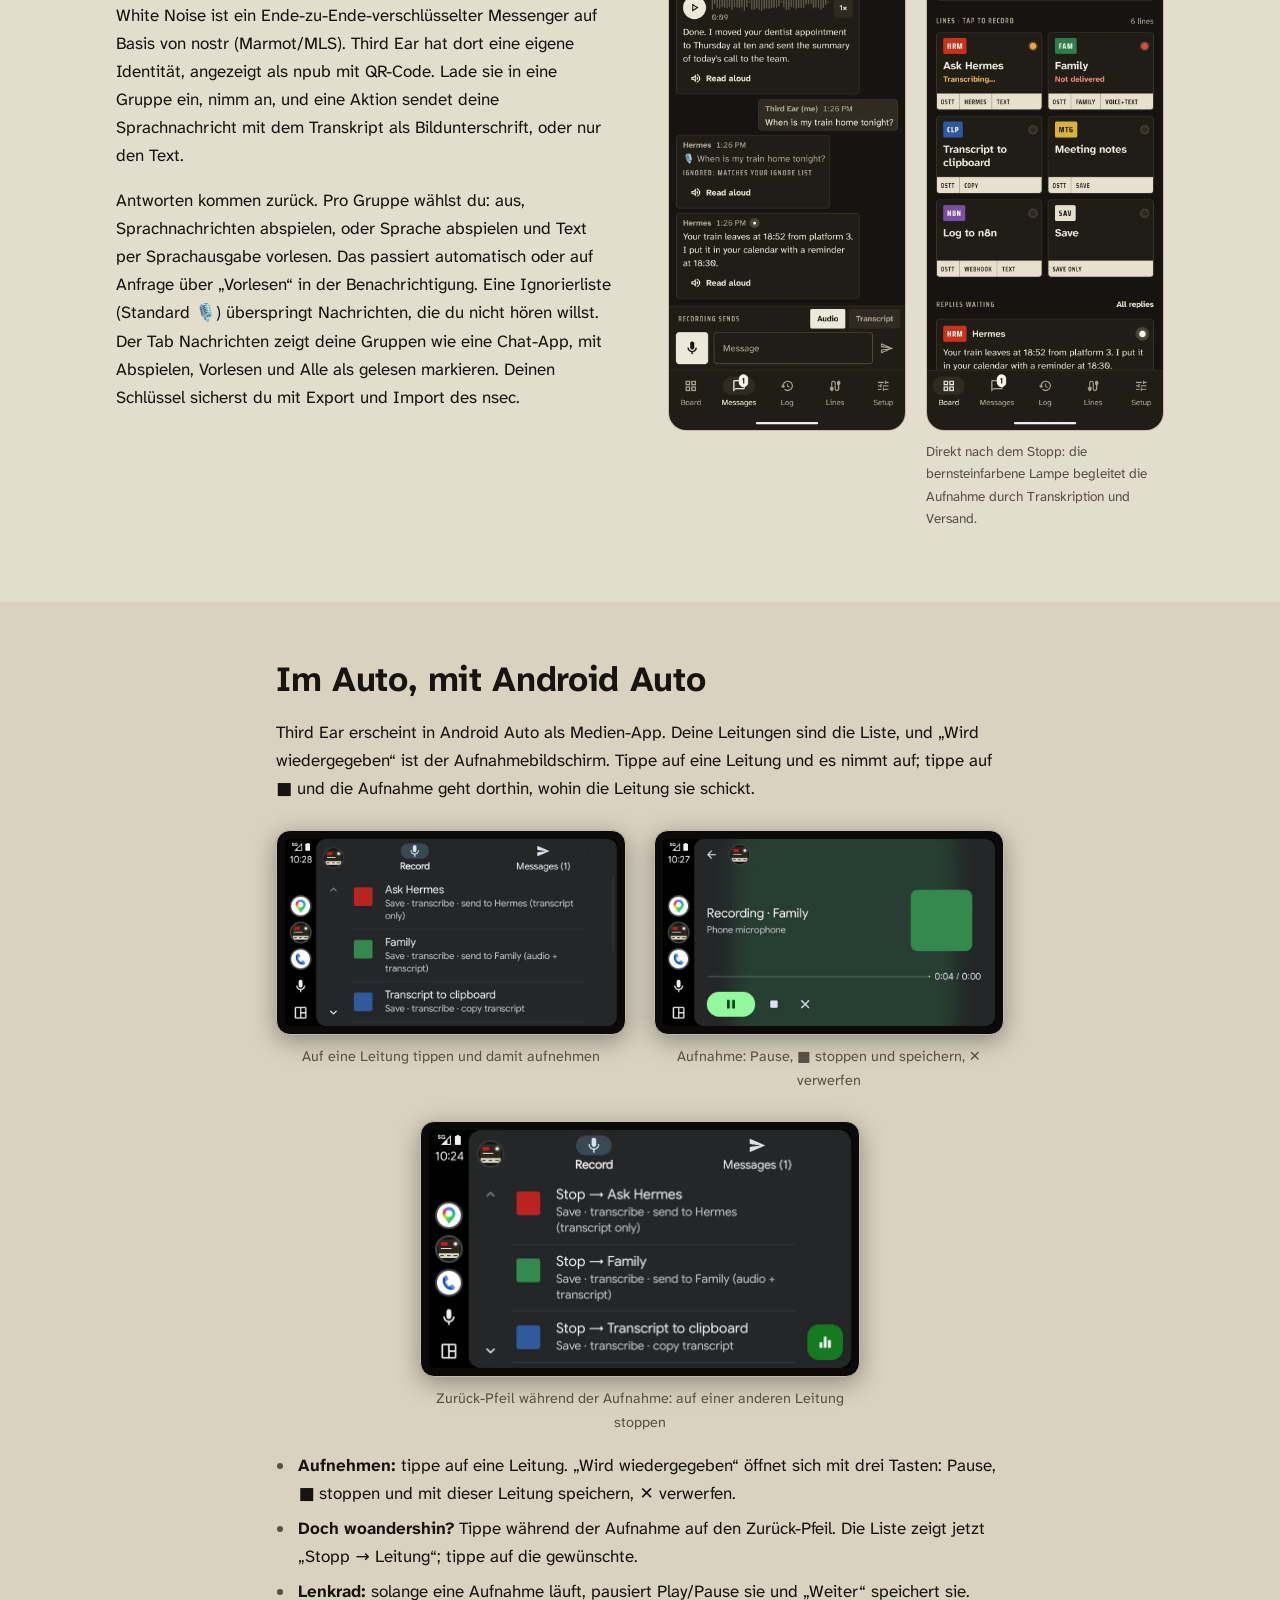
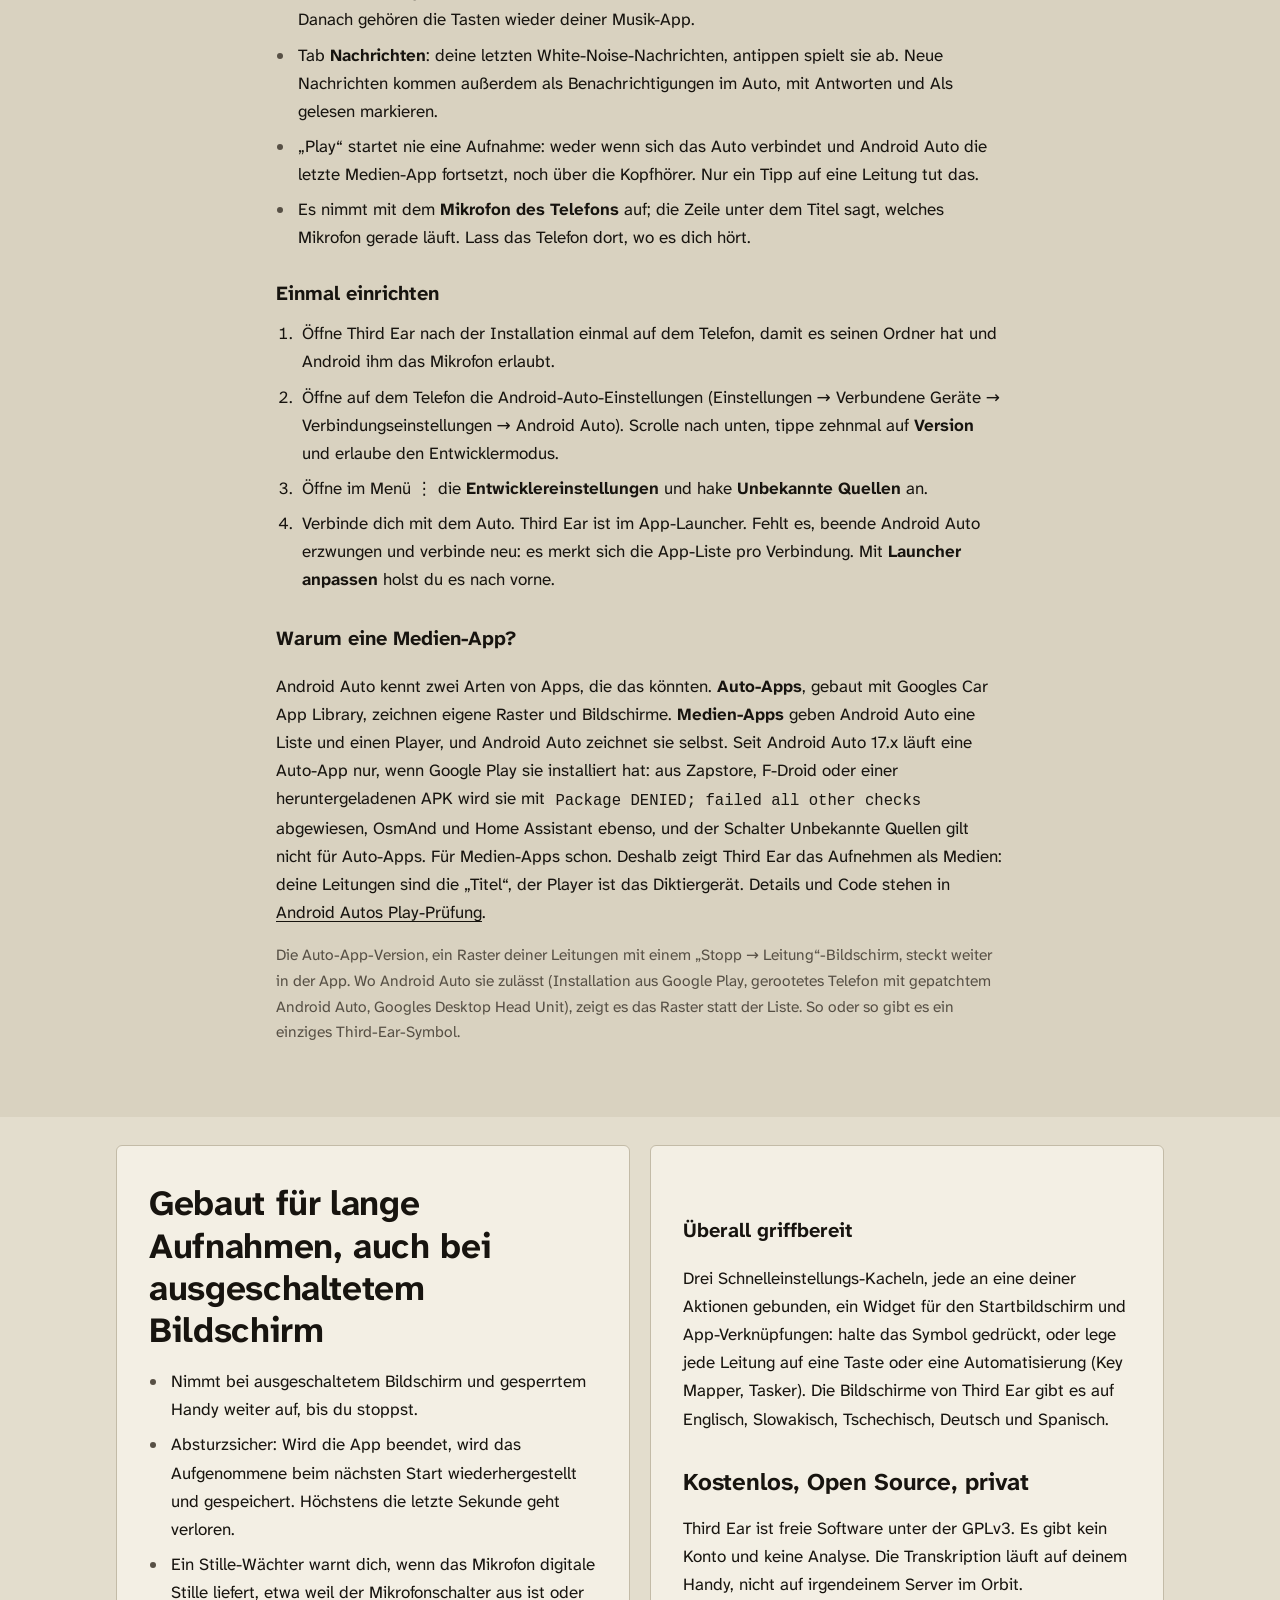
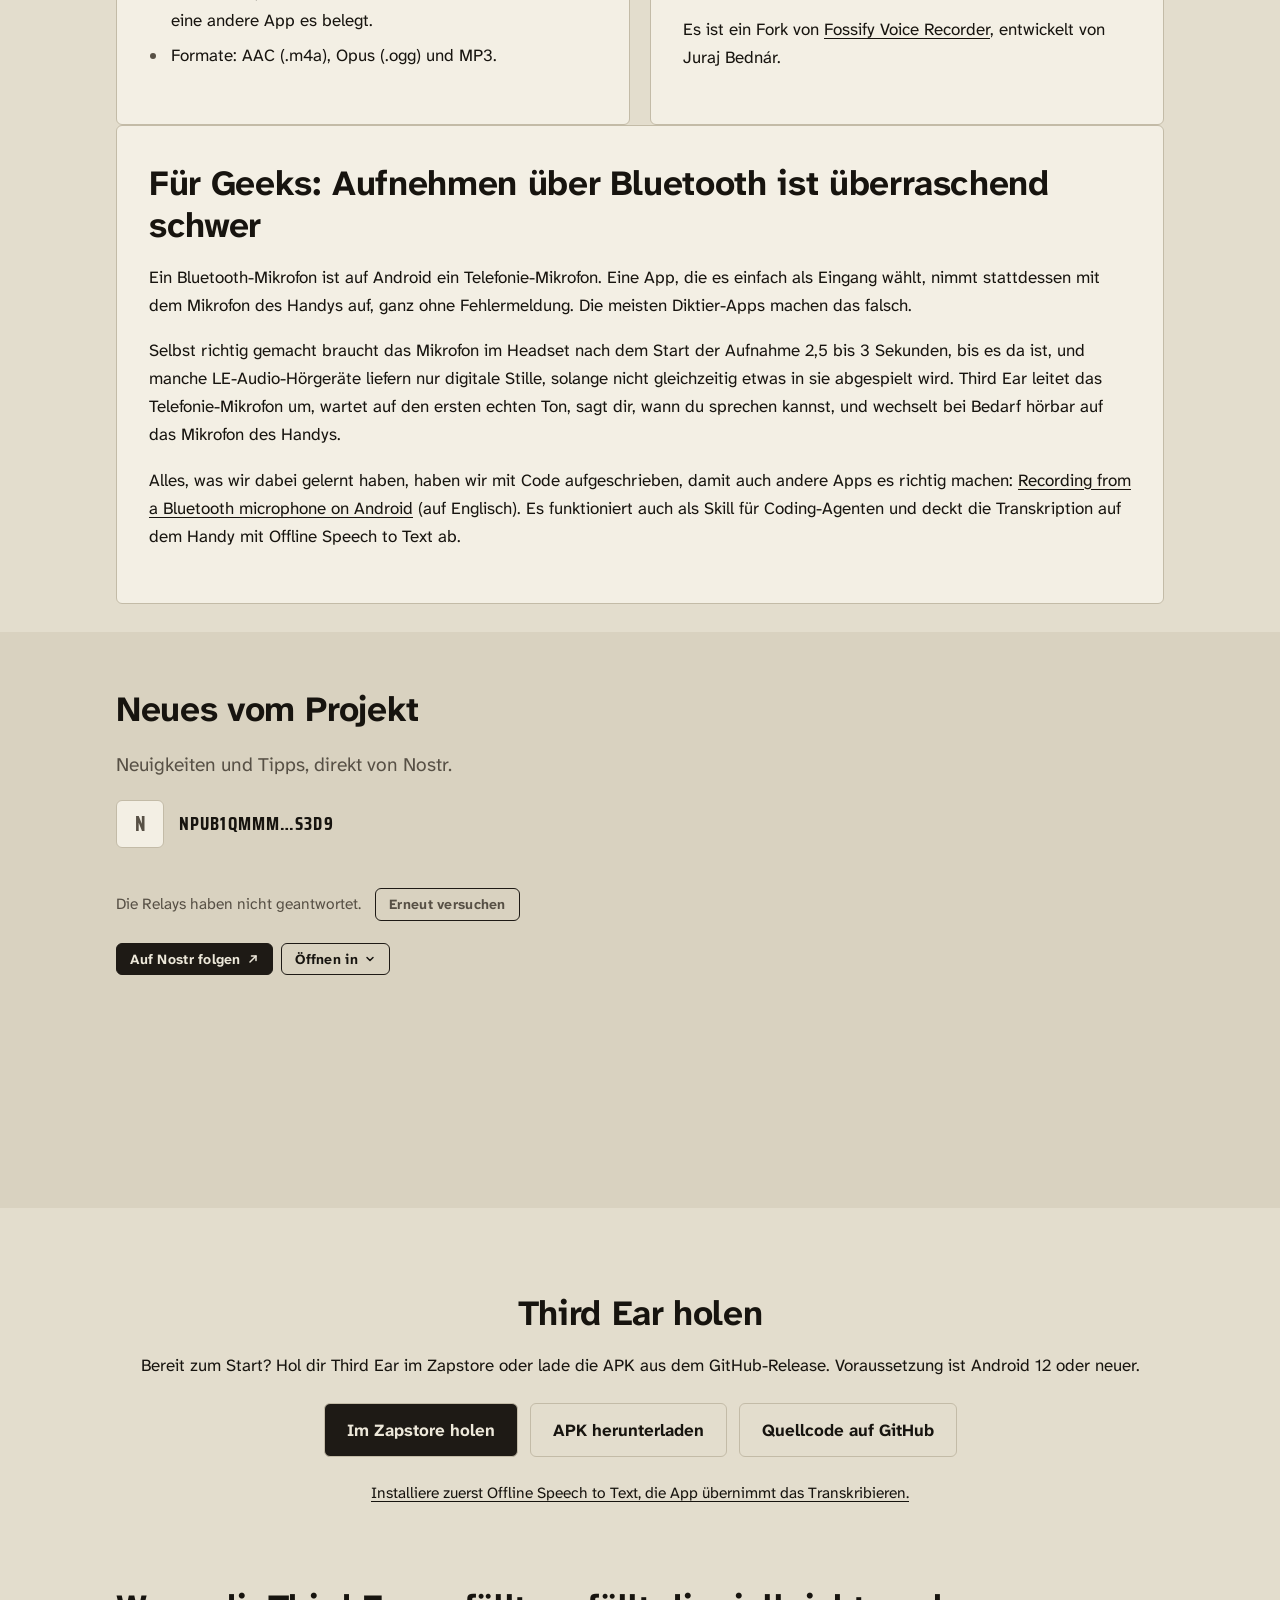
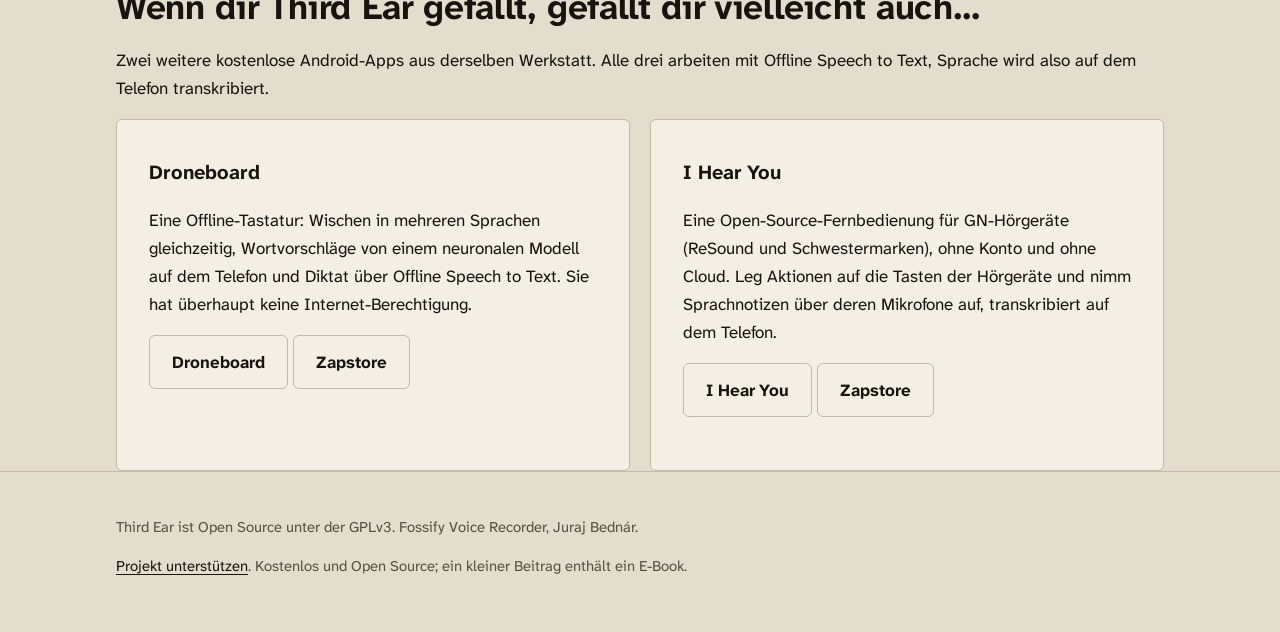
<file: website/de/index.html>
<!doctype html>
<html lang="de">
<head>
<meta charset="utf-8">
<meta name="viewport" content="width=device-width, initial-scale=1">
<title>Third Ear: das Diktiergerät fürs Weltraumzeitalter</title>
<meta name="description" content="Das modernste Diktiergerät für Android. Kostenlos und Open Source. Nimmt mit dem Handy, Bluetooth-Headsets, LE-Audio-Hörgeräten und im Auto auf, transkribiert auf dem Gerät und arbeitet mit White Noise und Android Auto.">
<meta name="theme-color" content="#16130f">
<meta property="og:title" content="Third Ear: das Diktiergerät fürs Weltraumzeitalter">
<meta property="og:description" content="Das modernste Diktiergerät für Android. Kostenlos und Open Source. Nimmt mit dem Handy, Bluetooth-Headsets, LE-Audio-Hörgeräten und im Auto auf, transkribiert auf dem Gerät und arbeitet mit White Noise und Android Auto.">
<meta property="og:type" content="website">
<meta property="og:image" content="../img/recorder.png">
<link rel="alternate" hreflang="en" href="../">
<link rel="alternate" hreflang="sk" href="../sk/">
<link rel="alternate" hreflang="cs" href="../cs/">
<link rel="alternate" hreflang="de" href="../de/">
<link rel="alternate" hreflang="es" href="../es/">
<link rel="alternate" hreflang="x-default" href="../">
<link rel="icon" href="data:image/svg+xml,%3Csvg xmlns="http://www.w3.org/2000/svg" viewBox="18 18 72 72"%3E %3Crect x="18" y="18" width="72" height="72" rx="16" fill="#16130F"/%3E %3Cpath fill="#2A251F" stroke="#4A4337" stroke-width="1.5" d="M28,27 h52 a4,4 0 0 1 4,4 v50 h-60 v-50 a4,4 0 0 1 4,-4 z"/%3E %3Crect x="30" y="33" width="20" height="11" rx="1.5" fill="#C8321E"/%3E %3Ccircle cx="74" cy="38.5" r="9" fill="#F7F4EA" fill-opacity="0.2"/%3E %3Ccircle cx="74" cy="38.5" r="6.5" fill="#4A4337"/%3E %3Ccircle cx="74" cy="38.5" r="5" fill="#F7F4EA"/%3E %3Crect x="31" y="51" width="31.5" height="3" rx="1.5" fill="#EDE8DA"/%3E %3Crect x="24" y="67" width="60" height="14" fill="#E6E0CE"/%3E %3Cpath fill="#B4AD9B" d="M43,67 h1 v14 h-1 z M63,67 h1 v14 h-1 z"/%3E %3Cpath fill="#1E1A14" d="M28,72.5 h11 v3 h-11 z M48,72.5 h11 v3 h-11 z M68,72.5 h12 v3 h-12 z"/%3E %3C/svg%3E">
<link rel="preconnect" href="https://fonts.googleapis.com">
<link rel="preconnect" href="https://fonts.gstatic.com" crossorigin>
<link rel="stylesheet" href="https://fonts.googleapis.com/css2?family=Atkinson+Hyperlegible+Next:wght@400;700&family=Saira+Condensed:wght@600;700&display=swap">
<link rel="stylesheet" href="../css/style.css">
<script src="../vendor/nostr-live.js?v=1.0.1" defer></script>
</head>
<body>
<a class="skip" href="#main">Zum Inhalt springen</a>
<header class="top">
 <div class="wrap bar">
  <a class="brand" href="../de/"><svg xmlns="http://www.w3.org/2000/svg" viewBox="18 18 72 72" width="28" height="28" aria-hidden="true"> <rect x="18" y="18" width="72" height="72" rx="16" fill="#16130F"/> <path fill="#2A251F" stroke="#4A4337" stroke-width="1.5" d="M28,27 h52 a4,4 0 0 1 4,4 v50 h-60 v-50 a4,4 0 0 1 4,-4 z"/> <rect x="30" y="33" width="20" height="11" rx="1.5" fill="#C8321E"/> <circle cx="74" cy="38.5" r="9" fill="#F7F4EA" fill-opacity="0.2"/> <circle cx="74" cy="38.5" r="6.5" fill="#4A4337"/> <circle cx="74" cy="38.5" r="5" fill="#F7F4EA"/> <rect x="31" y="51" width="31.5" height="3" rx="1.5" fill="#EDE8DA"/> <rect x="24" y="67" width="60" height="14" fill="#E6E0CE"/> <path fill="#B4AD9B" d="M43,67 h1 v14 h-1 z M63,67 h1 v14 h-1 z"/> <path fill="#1E1A14" d="M28,72.5 h11 v3 h-11 z M48,72.5 h11 v3 h-11 z M68,72.5 h12 v3 h-12 z"/> </svg>Third Ear</a>
  <nav class="links" aria-label="Sections"><a href="#actions">Aktionen</a><a href="#agents">Agenten</a><a href="#bluetooth">Bluetooth</a><a href="#ostt">Transkription</a><a href="#whitenoise">White Noise</a><a href="#car">Android Auto</a><a href="#news">Neues</a><a href="#get">Holen</a></nav>
  <nav class="lang" aria-label="Language"><a href="../" hreflang="en" lang="en">EN</a><a href="../sk/" hreflang="sk" lang="sk">SK</a><a href="../cs/" hreflang="cs" lang="cs">CS</a><a href="../de/" hreflang="de" lang="de" aria-current="page">DE</a><a href="../es/" hreflang="es" lang="es">ES</a></nav>
 </div>
</header>
<main id="main">
<section class="hero wrap">
 <div class="hero-text">
  <h1>Das Diktiergerät fürs Weltraumzeitalter</h1>
  <p class="lead">Das modernste Diktiergerät für Android und ein drittes Ohr für alles, was du sonst vergessen würdest aufzuschreiben. Es nimmt mit dem Handy auf, mit einem Bluetooth-Headset, mit LE-Audio-Hörgeräten oder im Auto. Das Transkript entsteht auf dem Handy, und das Ergebnis (Transkript oder Audio) geht dorthin, wo die Taste hinführt, auf die du getippt hast: in den Telefonspeicher, in die Zwischenablage, in eine White-Noise-Gruppe (Marmot) oder als HTTPS-Anfrage.</p>
  <p class="lead">Und es ist der beste Weg, mit deinen KI-Agenten zu sprechen, <a href="https://github.com/NousResearch/hermes-agent">hermes-agent</a> eingeschlossen. Tippen, sprechen, der Agent bekommt deine Worte, und seine Antwort wird dir ins Ohr vorgelesen.</p>
  <ul class="badges"><li>Kostenlos</li><li>Open Source (GPLv3)</li><li>Kein Konto, keine Analyse</li><li>Android 12+</li></ul>
  <p class="cta"><a class="btn primary" href="#get">Third Ear holen</a> <a class="btn" href="https://github.com/jooray/third-ear">Quellcode</a></p>
 </div>
 <div class="hero-shot"><img class="shot hero-img" src="../img/recorder.webp" width="720" height="1616" alt="Third-Ear-Tafel: sechs Leitungen (Ask Hermes, Family, Transcript to clipboard, Meeting notes, Log to n8n, Save), jede mit farbigem Code, Lampe und bedrucktem Streifen, der sagt, was sie tut" loading="lazy" decoding="async"></div>
</section>

<section id="actions" class="wrap stack">
 <div class="copy">
  <h2>Eine Taste für jedes Ziel, wie eine kleine Bodenstation</h2>
  <p>Die meisten Rekorder haben eine Aufnahmetaste und viel Hoffnung. Third Ear hat die Tasten, die du selbst festlegst: ein Name und das, was danach passiert.</p>
  <ul class="list"><li>nur die Aufnahme speichern</li><li>das Transkript in die Zwischenablage kopieren</li><li>die Datei oder den Text teilen</li><li>Audio, Transkript oder beides an eine White-Noise-Gruppe senden</li><li>an einen Webhook senden (n8n, Home Assistant, dein eigener Server)</li></ul>
  <p>Tippe auf eine Taste, und die Aufnahme startet. Während der Aufnahme wird jede Taste zu „Stopp → Name“ und sagt, was sie tun wird. So kannst du das Ziel im Moment des Stoppens noch ändern. Danach zeigt eine Benachrichtigung jeden Schritt (speichern, transkribieren, auf die Transkriptions-App warten, senden) und spricht ihn auf Wunsch auch aus, zum Beispiel „Gespeichert, wird transkribiert.“</p>
  <p>Jede Leitung auf der Tafel hat ihre eigene Kabelfarbe, einen kurzen Code und eine Lampe, so liest du den Zustand von allem mit einem Blick:</p>
  <ul class="lamps"><li><i class="busy"></i>bernstein: wird transkribiert oder gesendet</li><li><i class="reply"></i>weiß: aus der Gruppe dieser Leitung wartet eine Antwort</li><li><i class="fault"></i>rot: nicht zugestellt; die Aufnahme ist gespeichert, Erneut versuchen ist einen Tipp entfernt</li></ul>
 </div>
 <div class="shots three">
  <figure><img class="shot" src="../img/recording.webp" width="720" height="1616" alt="Aufnahmebildschirm: großer Timer, die Leitung, mit der die Aufnahme begann, als eine große Taste „Stopp →“, darunter Pause, die anderen Leitungen eingeklappt" loading="lazy" decoding="async"><figcaption>Während der Aufnahme ist die Startleitung eine große Stopp-Taste; die anderen Leitungen sind darunter eingeklappt.</figcaption></figure>
  <figure><img class="shot" src="../img/notification.webp" width="720" height="1616" alt="Aufnahme-Benachrichtigung in der Farbe der Leitung, mit Pause und „Stopp → Meeting notes“" loading="lazy" decoding="async"></figure>
  <figure><img class="shot" src="../img/action-editor.webp" width="720" height="1616" alt="Leitung bearbeiten: die Taste, wie sie aussehen wird, Name, Leitungscode, Kabelfarbe und Ziel" loading="lazy" decoding="async"></figure>
 </div>
</section>

<section id="agents" class="wrap">
 <div class="card">
  <h2>Der beste Weg, mit deinen Agenten zu sprechen</h2>
  <p>Einem Agenten auf dem Handy zu tippen ist langsam, und die Sprachmodi der Apps wollen, dass du auf den Bildschirm schaust. Third Ear macht aus jedem Agenten jemanden, mit dem du beim Gehen, Fahren oder Kochen sprichst: ein Tipp (oder eine Schnelleinstellungs-Kachel, das Widget, der Bildschirm im Auto) nimmt auf, das Handy transkribiert, und die Worte gehen an den Agenten.</p>
  <ul class="list"><li>Über White Noise: Packe Third Ear und den Agenten in eine verschlüsselte Gruppe. <a href="https://github.com/NousResearch/hermes-agent">hermes-agent</a> tritt White-Noise-Gruppen über den MDK-Connector bei. Die Antwort kommt zurück und wird vorgelesen oder abgespielt, im Headset oder in den Hörgeräten.</li><li>Über HTTPS: Schicke das Transkript oder das Audio an den Webhook des Agenten, an n8n oder an deinen eigenen Server.</li><li>Jeder Agent oder jede Art von Anfrage bekommt eine eigene Taste: „Frag Hermes“, „In meine Notizen“, „Nach n8n“.</li></ul>
  <p>Das Echo deines Transkripts vom Agenten überspringt der Ignorier-Eintrag 🎙️, du hörst also nur die Antwort.</p>
  <p class="note">Agenten hinter dem MDK-Connector müssen den npub von Third Ear zulassen (<code>--allow-welcomer</code> oder <code>--allow-user</code>).</p>
 </div>
</section>

<section id="bluetooth" class="band">
 <div class="wrap split rev">
  <div class="copy">
   <h2>Bluetooth-Mikrofone, die sich wirklich melden</h2>
   <p>Android gibt ein Bluetooth-Mikrofon nur an Apps, die sich wie ein Telefonat verhalten, also verhält sich Third Ear wie eines. Das Routing übernimmt es für dich. So kannst du mit Headsets, LE-Audio-Hörgeräten und der Freisprechanlage im Auto aufnehmen.</p>
   <ul class="list"><li>Es wartet, bis LE Audio gestartet ist („Warte auf das Bluetooth-Mikrofon…“, meist 1,7 bis 3,5 Sekunden).</li><li>Sobald das Mikrofon wirklich Ton liefert, sagt eine Stimme, dass du loslegen kannst.</li><li>Die Quellentaste auf dem Aufnahmebildschirm zeigt, welches Mikrofon tatsächlich aufnimmt.</li><li>Wenn das Bluetooth-Mikrofon nicht startet oder die Verbindung abbricht, wechselt Third Ear einmal zum Handy-Mikrofon, mit hörbarem Signal.</li><li>Du kannst das Mikrofon mitten in der Aufnahme wechseln. Sie läuft in derselben Datei weiter.</li></ul>
   <p class="note">Getestet auf einem Pixel mit LE-Audio-Hörgeräten.</p>
  </div>
  <div class="art"><img src="../img/hero-art.webp" width="1024" height="1024" alt="Illustration: ein Hörgerät, ein Auto und ein Handy, verbunden durch Vermittlungskabel in Rot, Grün, Blau und Gelb, mit einer leuchtenden weißen und einer bernsteinfarbenen Lampe" loading="lazy" decoding="async"></div>
 </div>
</section>

<section id="ostt" class="wrap">
 <div class="card ostt">
  <h2>Am besten mit Offline Speech to Text</h2>
  <p>Third Ear bringt keine eigene Spracherkennung mit. Es übergibt die fertige Datei an Offline Speech to Text (OSTT), eine kostenlose App, die direkt auf dem Gerät und ohne Internet transkribiert. OSTT ist sozusagen das Gehirn hinter den Ohren. Das läuft im Hintergrund, ein gesperrter Bildschirm stört nicht.</p>
  <ul class="list"><li>Ist OSTT gerade beschäftigt (etwa weil die Tastatur diktiert), wartet Third Ear und versucht es etwa 10 Minuten lang erneut.</li><li>Transkripte werden als .txt-Dateien neben der Aufnahme gespeichert, und du kannst sie kopieren.</li></ul>
  <p><a class="btn primary" href="https://zapstore.dev/apps/app.offlinespeechtotext">Offline Speech to Text im Zapstore holen</a></p>
  <p class="note">Du sprichst mehrere Sprachen? In der <a href="https://cypherpunk.today/droneboard/de/dictation/#languages">OSTT-Anleitung</a> steht, wie es am besten klappt: mit dem Modell Cadence V2 und einer automatischen Erkennung, die auf deine Sprachen beschränkt ist.</p>
  <h3 class="sub">Besprechungsnotizen und Diktat</h3>
  <p>Lege dir eine Aktion „Meeting notes“ an: aufnehmen, Transkript bekommen. Oder nimm „Transkript in die Zwischenablage“ und diktiere in jede beliebige App: aufnehmen, tippen, einfügen. Die Transkripte sind einfache Textdateien neben dem Audio, du kannst also darin suchen.</p>
 </div>
</section>

<section id="whitenoise" class="wrap split">
 <div class="copy">
  <h2>Sprachnachrichten in White Noise, und Antworten zurück</h2>
  <p>White Noise ist ein Ende-zu-Ende-verschlüsselter Messenger auf Basis von nostr (Marmot/MLS). Third Ear hat dort eine eigene Identität, angezeigt als npub mit QR-Code. Lade sie in eine Gruppe ein, nimm an, und eine Aktion sendet deine Sprachnachricht mit dem Transkript als Bildunterschrift, oder nur den Text.</p>
  <p>Antworten kommen zurück. Pro Gruppe wählst du: aus, Sprachnachrichten abspielen, oder Sprache abspielen und Text per Sprachausgabe vorlesen. Das passiert automatisch oder auf Anfrage über „Vorlesen“ in der Benachrichtigung. Eine Ignorierliste (Standard 🎙️) überspringt Nachrichten, die du nicht hören willst. Der Tab Nachrichten zeigt deine Gruppen wie eine Chat-App, mit Abspielen, Vorlesen und Alle als gelesen markieren. Deinen Schlüssel sicherst du mit Export und Import des nsec.</p>
 </div>
 <div class="shots two">
  <figure><img class="shot" src="../img/conversation.webp" width="720" height="1616" alt="Nachrichten, Gruppe Hermes: eine Sprachnachricht mit Wellenform bei 1×, die Frage aus Third Ear, die ungelesene Antwort mit Vorlesen und ein vom Eintrag 🎙️ ignoriertes Transkript-Echo" loading="lazy" decoding="async"></figure>
  <figure><img class="shot" src="../img/board-busy.webp" width="720" height="1616" alt="Tafel direkt nach dem Stopp: Ask Hermes transkribiert (bernsteinfarbene Lampe), Family wurde nicht zugestellt (rote Lampe)" loading="lazy" decoding="async"><figcaption>Direkt nach dem Stopp: die bernsteinfarbene Lampe begleitet die Aufnahme durch Transkription und Versand.</figcaption></figure>
 </div>
</section>

<section id="car" class="band">
 <div class="wrap narrow">
  <h2>Im Auto, mit Android Auto</h2>
  <p>Third Ear erscheint in Android Auto als Medien-App. Deine Leitungen sind die Liste, und „Wird wiedergegeben“ ist der Aufnahmebildschirm. Tippe auf eine Leitung und es nimmt auf; tippe auf ■ und die Aufnahme geht dorthin, wohin die Leitung sie schickt.</p>
  <div class="car-shots"><figure class="car"><img src="../img/car-lines.webp" width="850" height="480" alt="Android Auto: der Tab Aufnehmen von Third Ear listet die Leitungen Ask Hermes, Family und Transcript to clipboard, jede mit ihrer Farbe und was sie tut; daneben ein Tab Nachrichten (1)" loading="lazy" decoding="async"><figcaption>Auf eine Leitung tippen und damit aufnehmen</figcaption></figure><figure class="car"><img src="../img/car-recording-media.webp" width="850" height="480" alt="Android Auto während der Aufnahme: Recording · Family, Phone microphone, 0:04 und drei Tasten: Pause, ein Quadrat für Stoppen und Speichern und ein Kreuz für Verwerfen" loading="lazy" decoding="async"><figcaption>Aufnahme: Pause, ■ stoppen und speichern, ✕ verwerfen</figcaption></figure><figure class="car"><img src="../img/car-stop-lines.webp" width="850" height="480" alt="Während der Aufnahme wird der Tab Aufnehmen zu Stopp → Ask Hermes, Stopp → Family und Stopp → Transcript to clipboard" loading="lazy" decoding="async"><figcaption>Zurück-Pfeil während der Aufnahme: auf einer anderen Leitung stoppen</figcaption></figure></div>
  <ul class="list"><li><b>Aufnehmen:</b> tippe auf eine Leitung. „Wird wiedergegeben“ öffnet sich mit drei Tasten: Pause, <b>■</b> stoppen und mit dieser Leitung speichern, <b>✕</b> verwerfen.</li><li><b>Doch woandershin?</b> Tippe während der Aufnahme auf den Zurück-Pfeil. Die Liste zeigt jetzt „Stopp → Leitung“; tippe auf die gewünschte.</li><li><b>Lenkrad:</b> solange eine Aufnahme läuft, pausiert Play/Pause sie und „Weiter“ speichert sie. Danach gehören die Tasten wieder deiner Musik-App.</li><li>Tab <b>Nachrichten</b>: deine letzten White-Noise-Nachrichten, antippen spielt sie ab. Neue Nachrichten kommen außerdem als Benachrichtigungen im Auto, mit Antworten und Als gelesen markieren.</li><li>„Play“ startet nie eine Aufnahme: weder wenn sich das Auto verbindet und Android Auto die letzte Medien-App fortsetzt, noch über die Kopfhörer. Nur ein Tipp auf eine Leitung tut das.</li><li>Es nimmt mit dem <b>Mikrofon des Telefons</b> auf; die Zeile unter dem Titel sagt, welches Mikrofon gerade läuft. Lass das Telefon dort, wo es dich hört.</li></ul>
  <h3 id="car-setup">Einmal einrichten</h3>
  <ol class="steps"><li>Öffne Third Ear nach der Installation einmal auf dem Telefon, damit es seinen Ordner hat und Android ihm das Mikrofon erlaubt.</li><li>Öffne auf dem Telefon die Android-Auto-Einstellungen (Einstellungen → Verbundene Geräte → Verbindungseinstellungen → Android Auto). Scrolle nach unten, tippe zehnmal auf <b>Version</b> und erlaube den Entwicklermodus.</li><li>Öffne im Menü ⋮ die <b>Entwicklereinstellungen</b> und hake <b>Unbekannte Quellen</b> an.</li><li>Verbinde dich mit dem Auto. Third Ear ist im App-Launcher. Fehlt es, beende Android Auto erzwungen und verbinde neu: es merkt sich die App-Liste pro Verbindung. Mit <b>Launcher anpassen</b> holst du es nach vorne.</li></ol>
  <h3>Warum eine Medien-App?</h3>
  <p>Android Auto kennt zwei Arten von Apps, die das könnten. <b>Auto-Apps</b>, gebaut mit Googles Car App Library, zeichnen eigene Raster und Bildschirme. <b>Medien-Apps</b> geben Android Auto eine Liste und einen Player, und Android Auto zeichnet sie selbst. Seit Android Auto 17.x läuft eine Auto-App nur, wenn Google Play sie installiert hat: aus Zapstore, F-Droid oder einer heruntergeladenen APK wird sie mit <code>Package DENIED; failed all other checks</code> abgewiesen, OsmAnd und Home Assistant ebenso, und der Schalter Unbekannte Quellen gilt nicht für Auto-Apps. Für Medien-Apps schon. Deshalb zeigt Third Ear das Aufnehmen als Medien: deine Leitungen sind die „Titel“, der Player ist das Diktiergerät. Details und Code stehen in <a href="https://github.com/jooray/third-ear/blob/main/docs/ANDROID-AUTO-PLAY-CHECK.md">Android Autos Play-Prüfung</a>.</p>
  <p class="note">Die Auto-App-Version, ein Raster deiner Leitungen mit einem „Stopp → Leitung“-Bildschirm, steckt weiter in der App. Wo Android Auto sie zulässt (Installation aus Google Play, gerootetes Telefon mit gepatchtem Android Auto, Googles Desktop Head Unit), zeigt es das Raster statt der Liste. So oder so gibt es ein einziges Third-Ear-Symbol.</p>
 </div>
</section>

<section id="reliability" class="wrap grid2">
 <div class="card">
  <h2>Gebaut für lange Aufnahmen, auch bei ausgeschaltetem Bildschirm</h2>
  <ul class="list"><li>Nimmt bei ausgeschaltetem Bildschirm und gesperrtem Handy weiter auf, bis du stoppst.</li><li>Absturzsicher: Wird die App beendet, wird das Aufgenommene beim nächsten Start wiederhergestellt und gespeichert. Höchstens die letzte Sekunde geht verloren.</li><li>Ein Stille-Wächter warnt dich, wenn das Mikrofon digitale Stille liefert, etwa weil der Mikrofonschalter aus ist oder eine andere App es belegt.</li><li>Formate: AAC (.m4a), Opus (.ogg) und MP3.</li></ul>
 </div>
 <div class="card">
  <h3 class="sub">Überall griffbereit</h3>
  <p>Drei Schnelleinstellungs-Kacheln, jede an eine deiner Aktionen gebunden, ein Widget für den Startbildschirm und App-Verknüpfungen: halte das Symbol gedrückt, oder lege jede Leitung auf eine Taste oder eine Automatisierung (Key Mapper, Tasker). Die Bildschirme von Third Ear gibt es auf Englisch, Slowakisch, Tschechisch, Deutsch und Spanisch.</p>
  <h2 class="h2b">Kostenlos, Open Source, privat</h2>
  <p>Third Ear ist freie Software unter der GPLv3. Es gibt kein Konto und keine Analyse. Die Transkription läuft auf deinem Handy, nicht auf irgendeinem Server im Orbit.</p>
  <p>Es ist ein Fork von <a href="https://github.com/FossifyOrg/Voice-Recorder">Fossify Voice Recorder</a>, entwickelt von Juraj Bednár.</p>
 </div>
</section>

<section id="geek" class="wrap">
 <div class="card">
  <h2>Für Geeks: Aufnehmen über Bluetooth ist überraschend schwer</h2>
  <p>Ein Bluetooth-Mikrofon ist auf Android ein Telefonie-Mikrofon. Eine App, die es einfach als Eingang wählt, nimmt stattdessen mit dem Mikrofon des Handys auf, ganz ohne Fehlermeldung. Die meisten Diktier-Apps machen das falsch.</p>
  <p>Selbst richtig gemacht braucht das Mikrofon im Headset nach dem Start der Aufnahme 2,5 bis 3 Sekunden, bis es da ist, und manche LE-Audio-Hörgeräte liefern nur digitale Stille, solange nicht gleichzeitig etwas in sie abgespielt wird. Third Ear leitet das Telefonie-Mikrofon um, wartet auf den ersten echten Ton, sagt dir, wann du sprechen kannst, und wechselt bei Bedarf hörbar auf das Mikrofon des Handys.</p>
  <p>Alles, was wir dabei gelernt haben, haben wir mit Code aufgeschrieben, damit auch andere Apps es richtig machen: <a href="https://github.com/jooray/android-bluetooth-microphone">Recording from a Bluetooth microphone on Android</a> (auf Englisch). Es funktioniert auch als Skill für Coding-Agenten und deckt die Transkription auf dem Handy mit Offline Speech to Text ab.</p>
 </div>
</section>

<section id="news" class="band">
 <div class="wrap">
  <h2>Neues vom Projekt</h2>
  <p class="lead">Neuigkeiten und Tipps, direkt von Nostr.</p>
  <div class="news" data-nostr-live data-nprofile="nprofile1qqsqdaacrlv5lludl9wsnjdkzfl2vlmh3zw2gek38kce60dhjp83htgpr3mhxue69uhkummnw3ezucmewp5x2unsw4hxktn5dajxz7gpzemhxue69uhhyetvv9ujuurjd9kkzmpwdejhgqg5waehxw309aex2mrp0yhxgctdw4eju6t0trqquu" data-relays="wss://nostr.cypherpunk.today,wss://relay.primal.net" data-layout="cards" data-limit="3" data-lang="de"></div>
 </div>
</section>

<section id="get" class="wrap get">
 <h2>Third Ear holen</h2>
 <p>Bereit zum Start? Hol dir Third Ear im Zapstore oder lade die APK aus dem GitHub-Release. Voraussetzung ist Android 12 oder neuer.</p>
 <p class="cta"><a class="btn primary" href="https://zapstore.dev/apps/app.thirdear">Im Zapstore holen</a>
 <a class="btn" href="https://github.com/jooray/third-ear/releases/latest">APK herunterladen</a>
 <a class="btn" href="https://github.com/jooray/third-ear">Quellcode auf GitHub</a></p>
 <p class="note"><a href="https://zapstore.dev/apps/app.offlinespeechtotext">Installiere zuerst Offline Speech to Text, die App übernimmt das Transkribieren.</a></p>
</section>
<section id="also" class="wrap">
 <h2>Wenn dir Third Ear gefällt, gefällt dir vielleicht auch…</h2>
 <p>Zwei weitere kostenlose Android-Apps aus derselben Werkstatt. Alle drei arbeiten mit Offline Speech to Text, Sprache wird also auf dem Telefon transkribiert.</p>
 <div class="grid2">
  <div class="card">
   <h3 style="margin-top:0">Droneboard</h3><p>Eine Offline-Tastatur: Wischen in mehreren Sprachen gleichzeitig, Wortvorschläge von einem neuronalen Modell auf dem Telefon und Diktat über Offline Speech to Text. Sie hat überhaupt keine Internet-Berechtigung.</p>
   <p><a class="btn" href="https://cypherpunk.today/droneboard/de/">Droneboard</a> <a class="btn" href="https://zapstore.dev/apps/today.cypherpunk.droneboard">Zapstore</a></p>
  </div>
  <div class="card">
   <h3 style="margin-top:0">I Hear You</h3><p>Eine Open-Source-Fernbedienung für GN-Hörgeräte (ReSound und Schwestermarken), ohne Konto und ohne Cloud. Leg Aktionen auf die Tasten der Hörgeräte und nimm Sprachnotizen über deren Mikrofone auf, transkribiert auf dem Telefon.</p>
   <p><a class="btn" href="https://cypherpunk.today/i-hear-you/de/">I Hear You</a> <a class="btn" href="https://zapstore.dev/apps/app.ihearyou">Zapstore</a></p>
  </div>
 </div>
</section>
</main>
<footer class="foot">
 <div class="wrap">
  <p>Third Ear ist Open Source unter der GPLv3. Fossify Voice Recorder, Juraj Bednár.</p>
  <p><a href="https://hackyourself.io/support/s/third-ear?lang=en&amp;ref=web">Projekt unterstützen</a>. Kostenlos und Open Source; ein kleiner Beitrag enthält ein E-Book.</p>
 </div>
</footer>
</body>
</html>
</file>
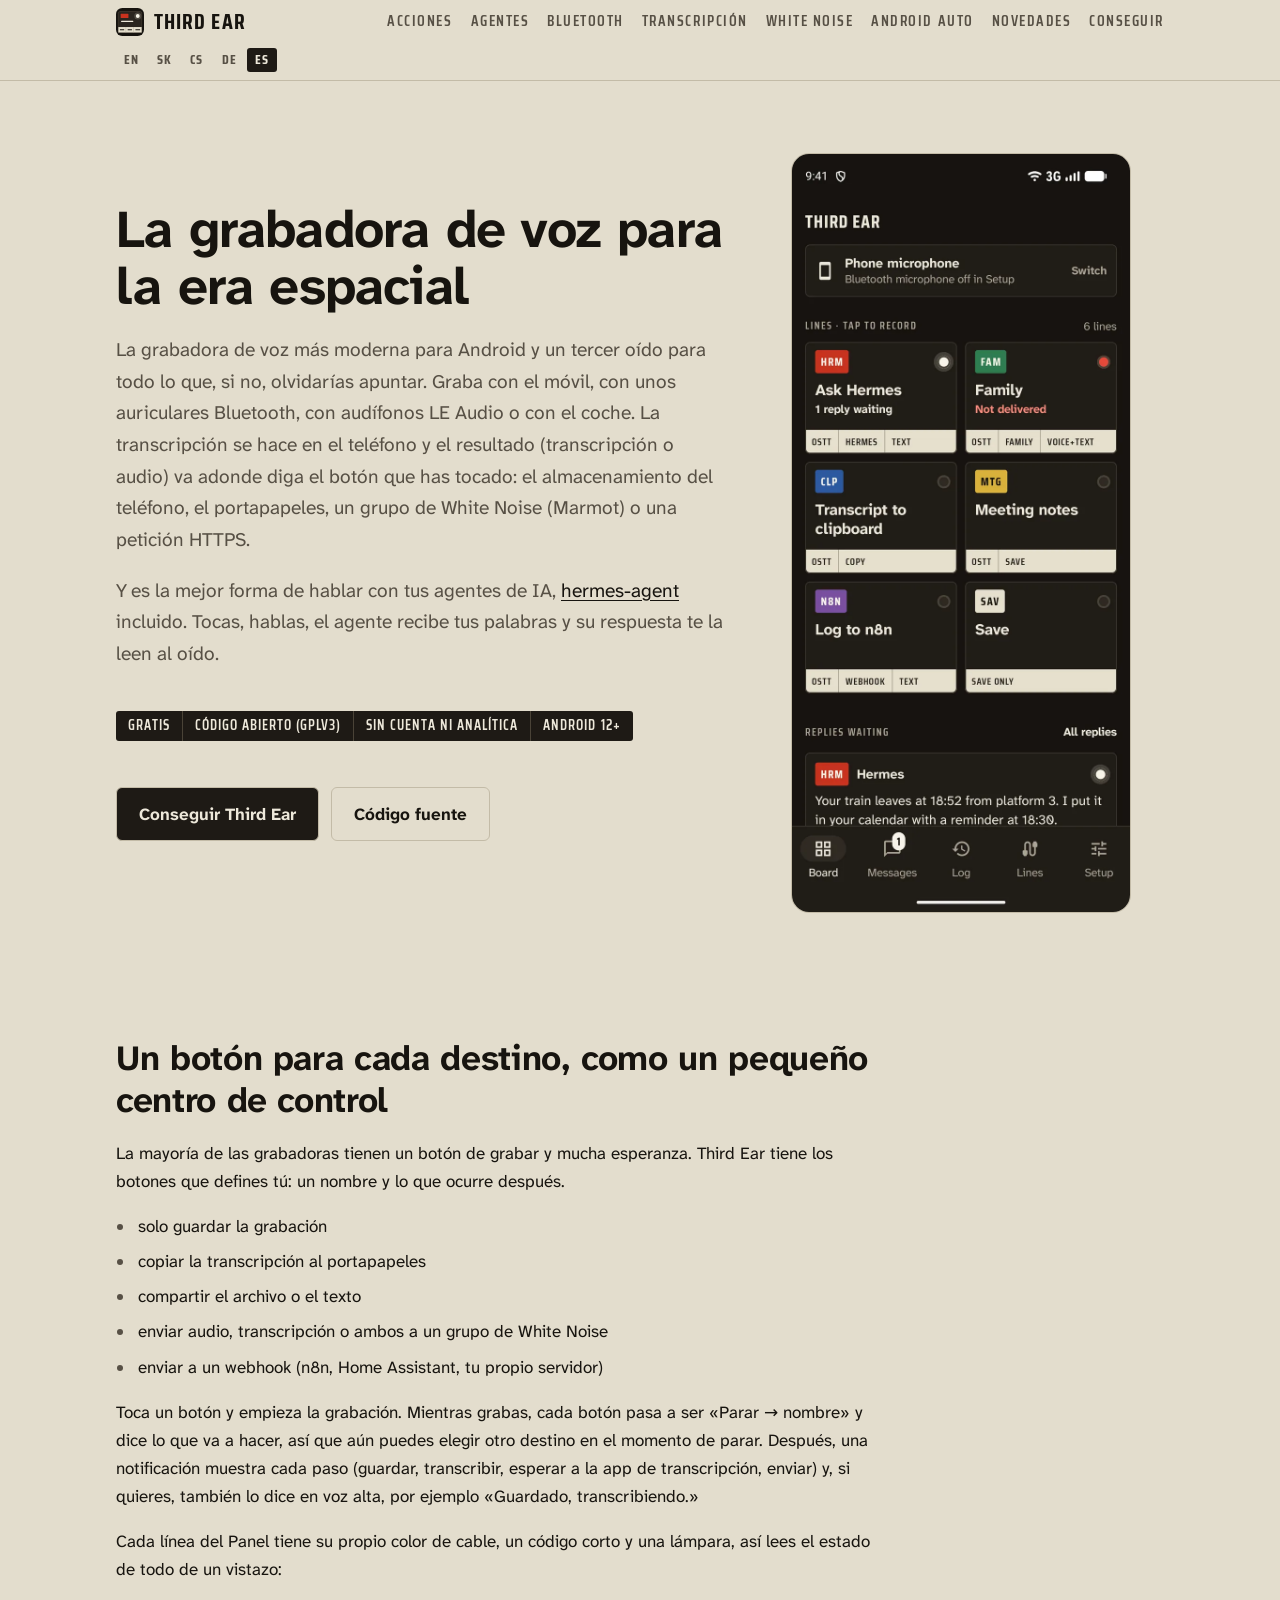
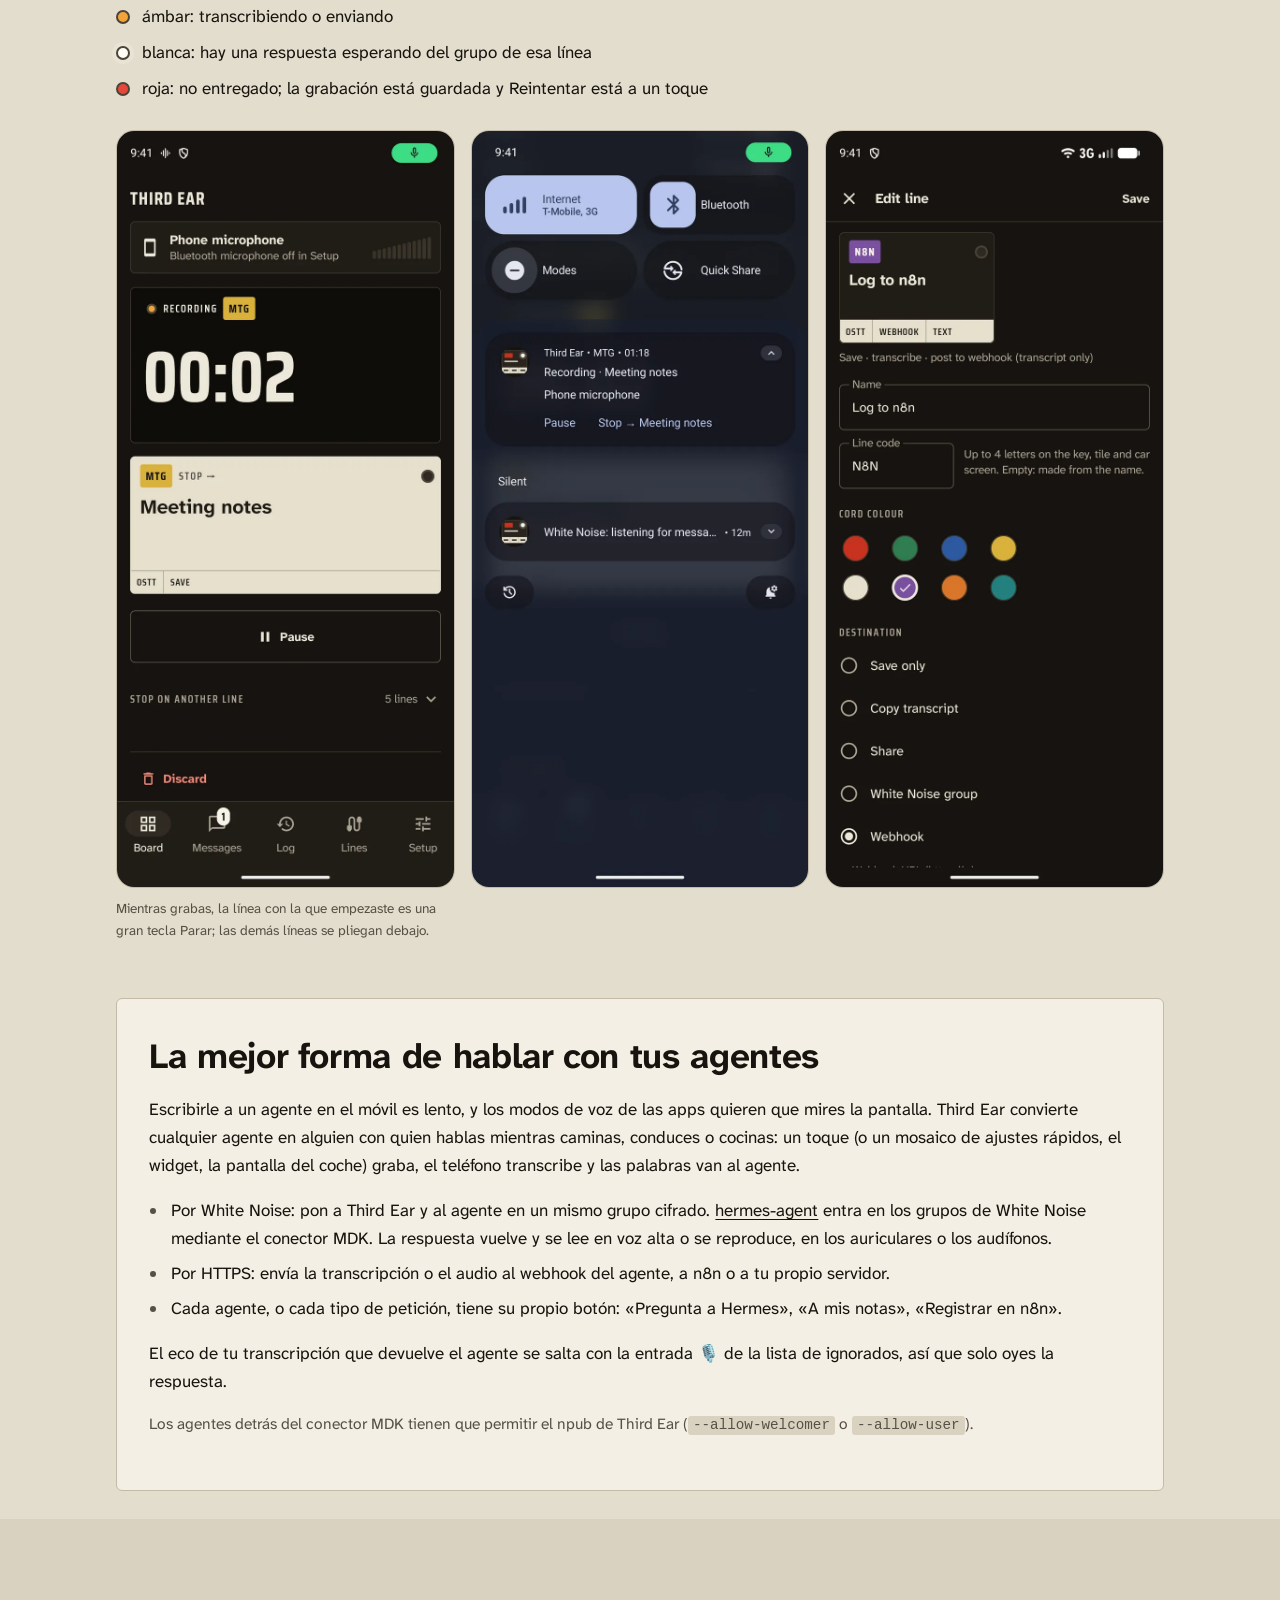
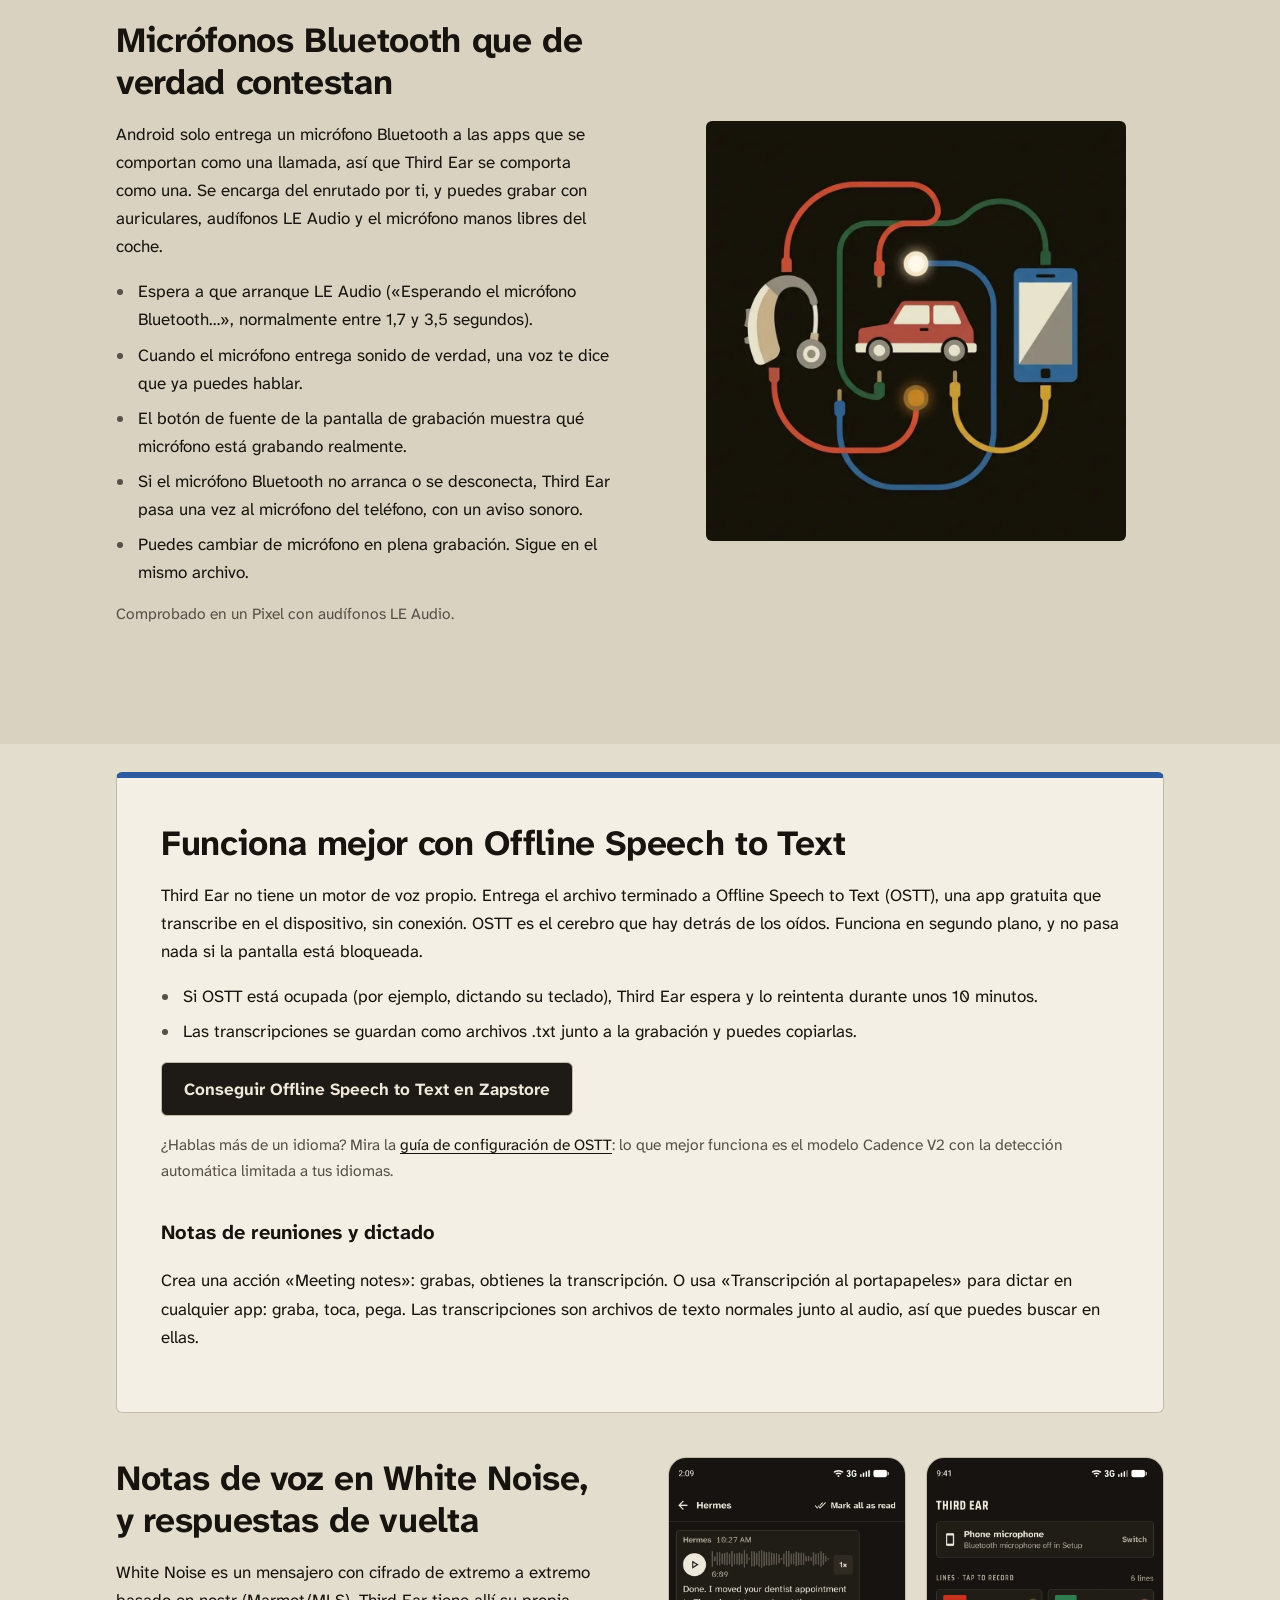
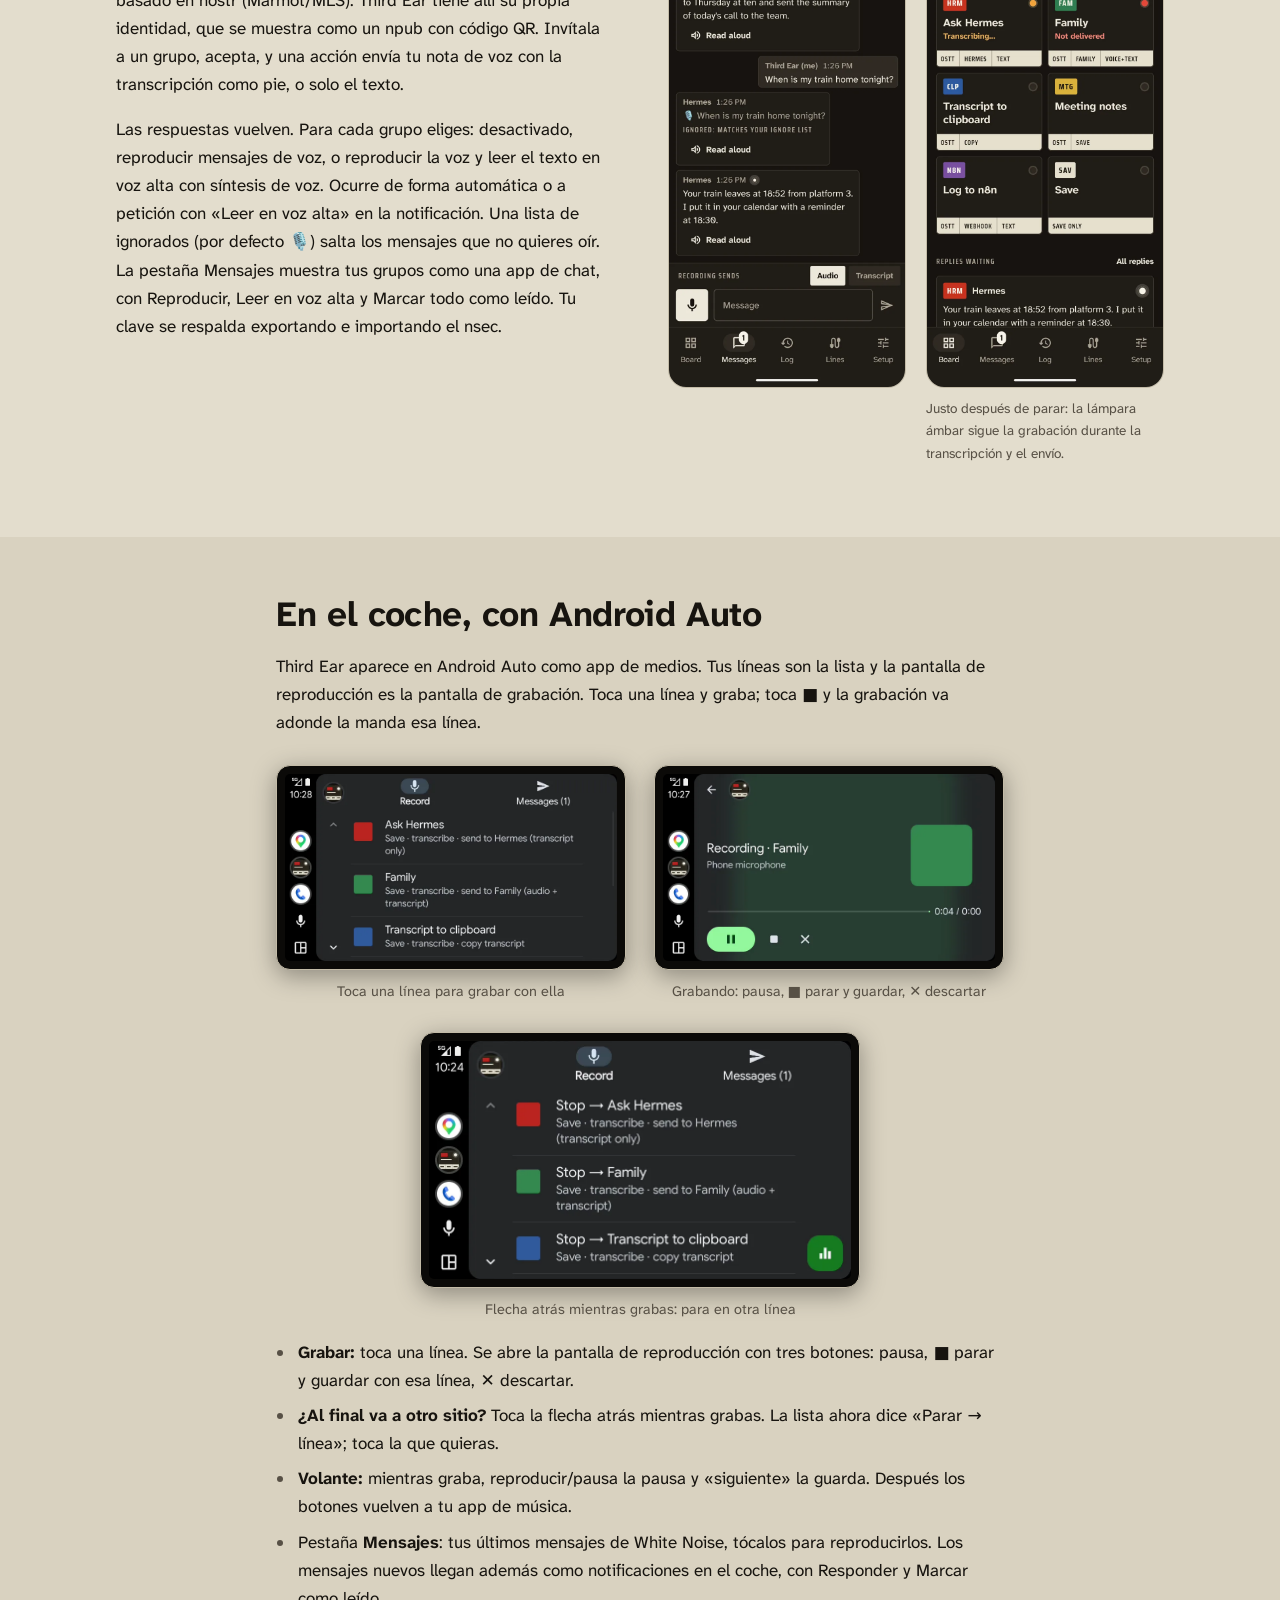
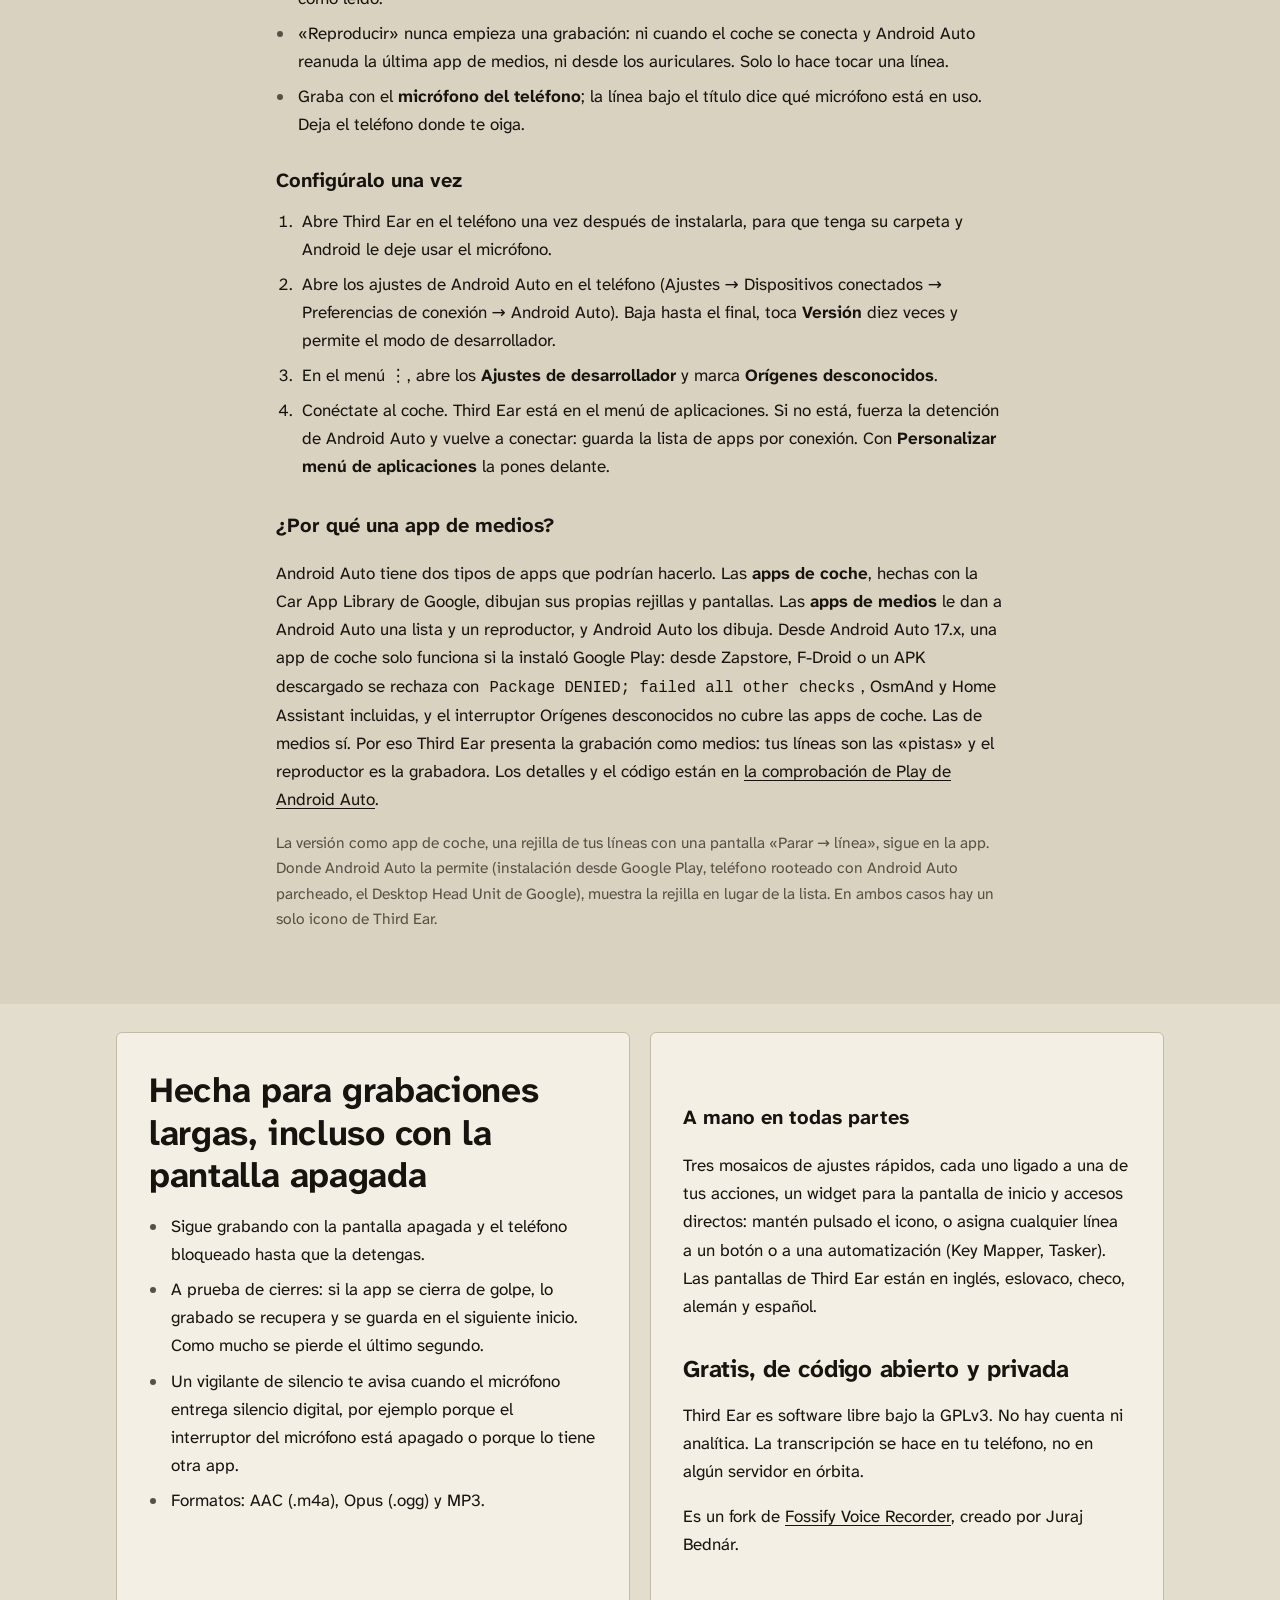
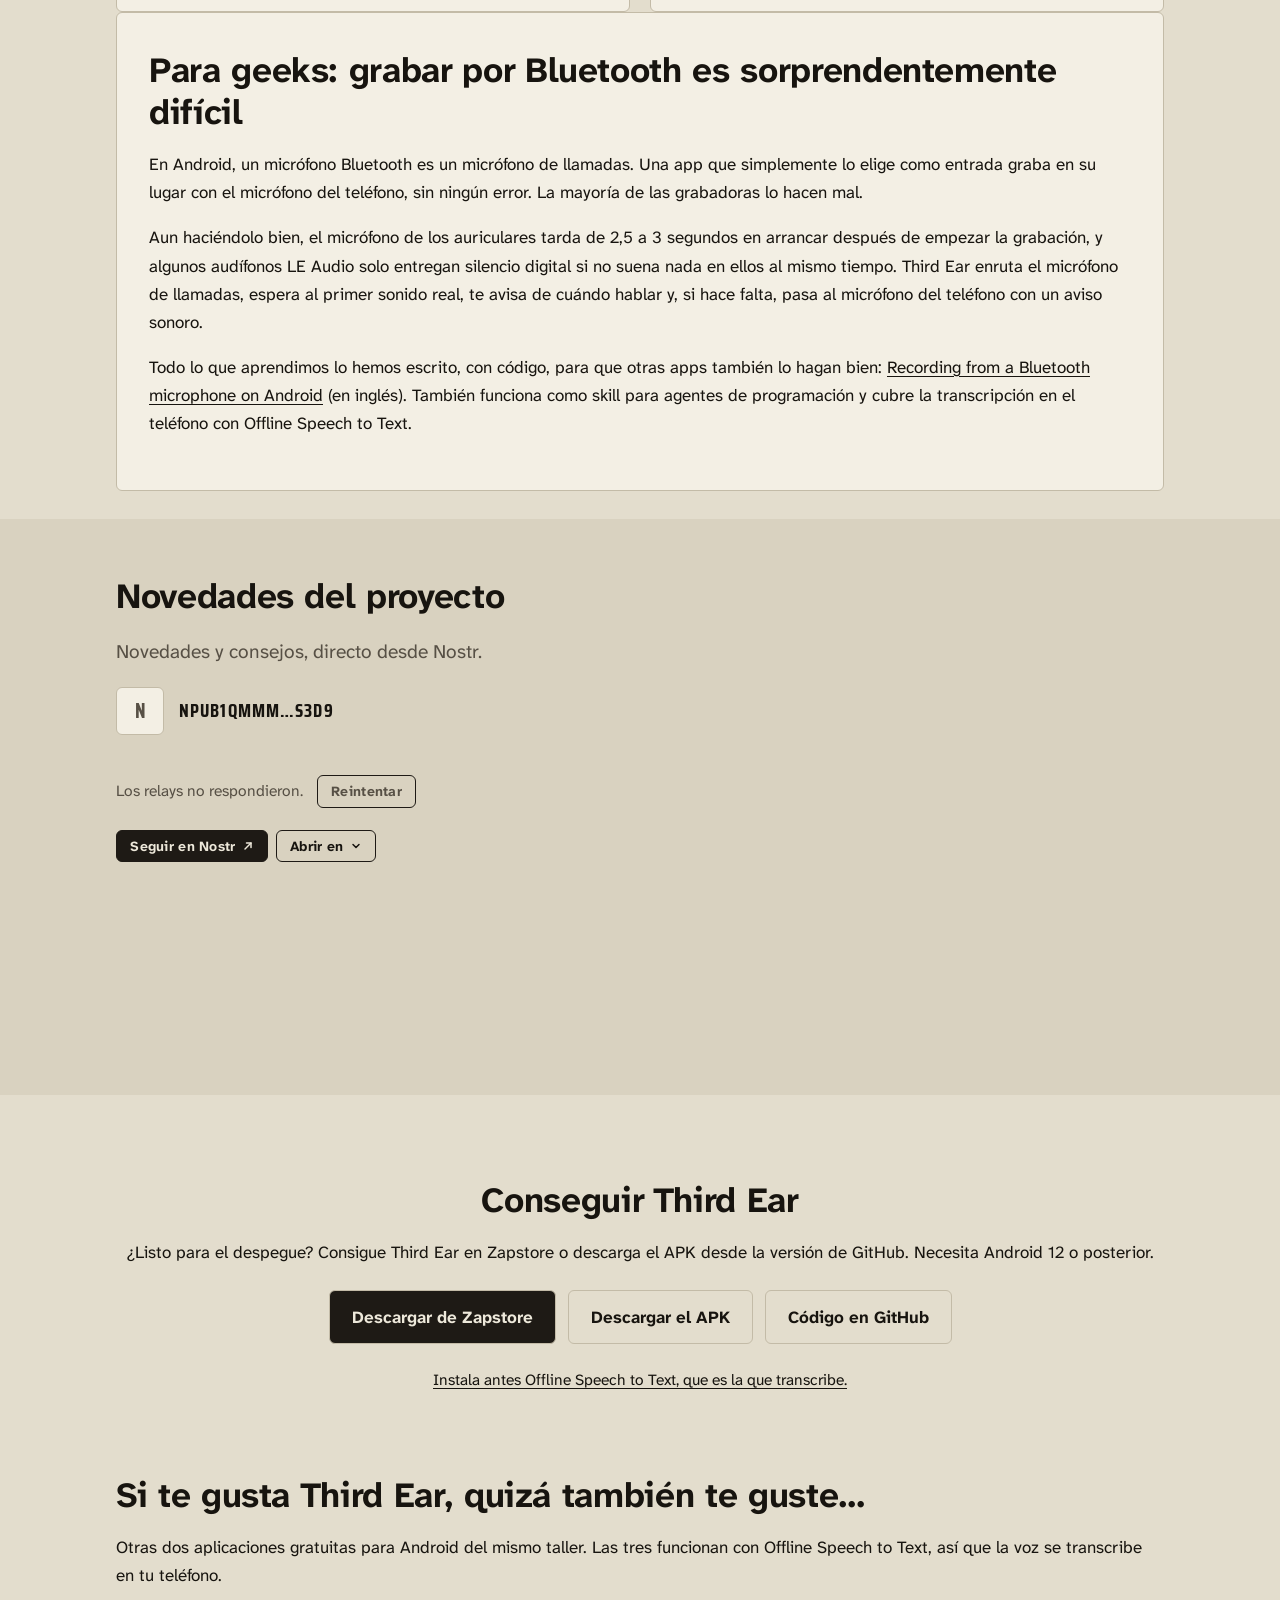
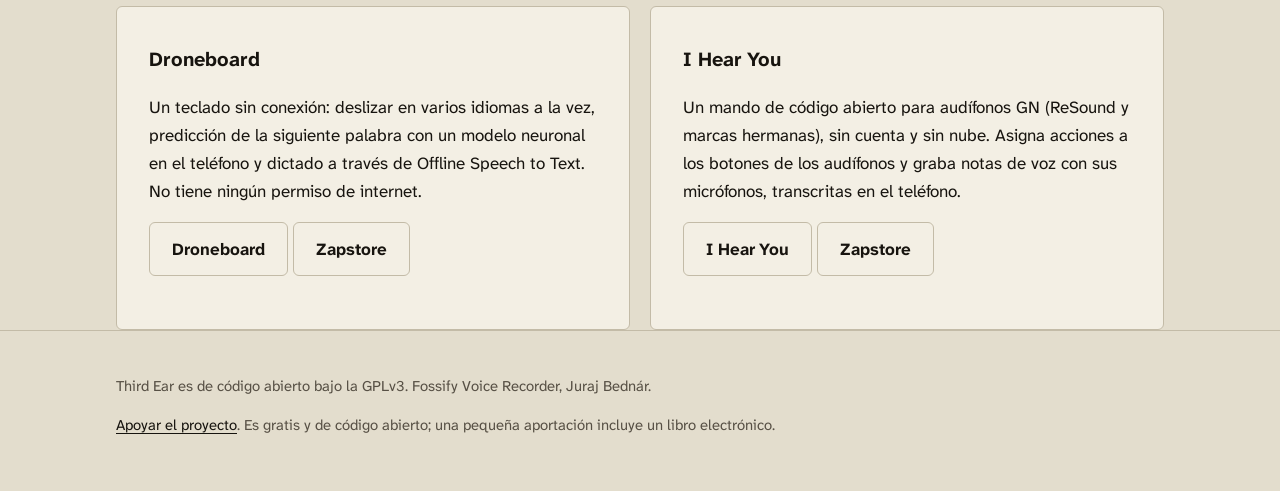
<file: website/es/index.html>
<!doctype html>
<html lang="es">
<head>
<meta charset="utf-8">
<meta name="viewport" content="width=device-width, initial-scale=1">
<title>Third Ear: la grabadora de voz para la era espacial</title>
<meta name="description" content="La grabadora de voz más moderna para Android. Gratis y de código abierto. Graba con el móvil, auriculares Bluetooth, audífonos LE Audio y el coche, transcribe en el dispositivo y funciona con White Noise y Android Auto.">
<meta name="theme-color" content="#16130f">
<meta property="og:title" content="Third Ear: la grabadora de voz para la era espacial">
<meta property="og:description" content="La grabadora de voz más moderna para Android. Gratis y de código abierto. Graba con el móvil, auriculares Bluetooth, audífonos LE Audio y el coche, transcribe en el dispositivo y funciona con White Noise y Android Auto.">
<meta property="og:type" content="website">
<meta property="og:image" content="../img/recorder.png">
<link rel="alternate" hreflang="en" href="../">
<link rel="alternate" hreflang="sk" href="../sk/">
<link rel="alternate" hreflang="cs" href="../cs/">
<link rel="alternate" hreflang="de" href="../de/">
<link rel="alternate" hreflang="es" href="../es/">
<link rel="alternate" hreflang="x-default" href="../">
<link rel="icon" href="data:image/svg+xml,%3Csvg xmlns="http://www.w3.org/2000/svg" viewBox="18 18 72 72"%3E %3Crect x="18" y="18" width="72" height="72" rx="16" fill="#16130F"/%3E %3Cpath fill="#2A251F" stroke="#4A4337" stroke-width="1.5" d="M28,27 h52 a4,4 0 0 1 4,4 v50 h-60 v-50 a4,4 0 0 1 4,-4 z"/%3E %3Crect x="30" y="33" width="20" height="11" rx="1.5" fill="#C8321E"/%3E %3Ccircle cx="74" cy="38.5" r="9" fill="#F7F4EA" fill-opacity="0.2"/%3E %3Ccircle cx="74" cy="38.5" r="6.5" fill="#4A4337"/%3E %3Ccircle cx="74" cy="38.5" r="5" fill="#F7F4EA"/%3E %3Crect x="31" y="51" width="31.5" height="3" rx="1.5" fill="#EDE8DA"/%3E %3Crect x="24" y="67" width="60" height="14" fill="#E6E0CE"/%3E %3Cpath fill="#B4AD9B" d="M43,67 h1 v14 h-1 z M63,67 h1 v14 h-1 z"/%3E %3Cpath fill="#1E1A14" d="M28,72.5 h11 v3 h-11 z M48,72.5 h11 v3 h-11 z M68,72.5 h12 v3 h-12 z"/%3E %3C/svg%3E">
<link rel="preconnect" href="https://fonts.googleapis.com">
<link rel="preconnect" href="https://fonts.gstatic.com" crossorigin>
<link rel="stylesheet" href="https://fonts.googleapis.com/css2?family=Atkinson+Hyperlegible+Next:wght@400;700&family=Saira+Condensed:wght@600;700&display=swap">
<link rel="stylesheet" href="../css/style.css">
<script src="../vendor/nostr-live.js?v=1.0.1" defer></script>
</head>
<body>
<a class="skip" href="#main">Saltar al contenido</a>
<header class="top">
 <div class="wrap bar">
  <a class="brand" href="../es/"><svg xmlns="http://www.w3.org/2000/svg" viewBox="18 18 72 72" width="28" height="28" aria-hidden="true"> <rect x="18" y="18" width="72" height="72" rx="16" fill="#16130F"/> <path fill="#2A251F" stroke="#4A4337" stroke-width="1.5" d="M28,27 h52 a4,4 0 0 1 4,4 v50 h-60 v-50 a4,4 0 0 1 4,-4 z"/> <rect x="30" y="33" width="20" height="11" rx="1.5" fill="#C8321E"/> <circle cx="74" cy="38.5" r="9" fill="#F7F4EA" fill-opacity="0.2"/> <circle cx="74" cy="38.5" r="6.5" fill="#4A4337"/> <circle cx="74" cy="38.5" r="5" fill="#F7F4EA"/> <rect x="31" y="51" width="31.5" height="3" rx="1.5" fill="#EDE8DA"/> <rect x="24" y="67" width="60" height="14" fill="#E6E0CE"/> <path fill="#B4AD9B" d="M43,67 h1 v14 h-1 z M63,67 h1 v14 h-1 z"/> <path fill="#1E1A14" d="M28,72.5 h11 v3 h-11 z M48,72.5 h11 v3 h-11 z M68,72.5 h12 v3 h-12 z"/> </svg>Third Ear</a>
  <nav class="links" aria-label="Sections"><a href="#actions">Acciones</a><a href="#agents">Agentes</a><a href="#bluetooth">Bluetooth</a><a href="#ostt">Transcripción</a><a href="#whitenoise">White Noise</a><a href="#car">Android Auto</a><a href="#news">Novedades</a><a href="#get">Conseguir</a></nav>
  <nav class="lang" aria-label="Language"><a href="../" hreflang="en" lang="en">EN</a><a href="../sk/" hreflang="sk" lang="sk">SK</a><a href="../cs/" hreflang="cs" lang="cs">CS</a><a href="../de/" hreflang="de" lang="de">DE</a><a href="../es/" hreflang="es" lang="es" aria-current="page">ES</a></nav>
 </div>
</header>
<main id="main">
<section class="hero wrap">
 <div class="hero-text">
  <h1>La grabadora de voz para la era espacial</h1>
  <p class="lead">La grabadora de voz más moderna para Android y un tercer oído para todo lo que, si no, olvidarías apuntar. Graba con el móvil, con unos auriculares Bluetooth, con audífonos LE Audio o con el coche. La transcripción se hace en el teléfono y el resultado (transcripción o audio) va adonde diga el botón que has tocado: el almacenamiento del teléfono, el portapapeles, un grupo de White Noise (Marmot) o una petición HTTPS.</p>
  <p class="lead">Y es la mejor forma de hablar con tus agentes de IA, <a href="https://github.com/NousResearch/hermes-agent">hermes-agent</a> incluido. Tocas, hablas, el agente recibe tus palabras y su respuesta te la leen al oído.</p>
  <ul class="badges"><li>Gratis</li><li>Código abierto (GPLv3)</li><li>Sin cuenta ni analítica</li><li>Android 12+</li></ul>
  <p class="cta"><a class="btn primary" href="#get">Conseguir Third Ear</a> <a class="btn" href="https://github.com/jooray/third-ear">Código fuente</a></p>
 </div>
 <div class="hero-shot"><img class="shot hero-img" src="../img/recorder.webp" width="720" height="1616" alt="Panel de Third Ear: seis líneas (Ask Hermes, Family, Transcript to clipboard, Meeting notes, Log to n8n, Save), cada una con un código de color, una lámpara y una tira impresa que dice lo que hace" loading="lazy" decoding="async"></div>
</section>

<section id="actions" class="wrap stack">
 <div class="copy">
  <h2>Un botón para cada destino, como un pequeño centro de control</h2>
  <p>La mayoría de las grabadoras tienen un botón de grabar y mucha esperanza. Third Ear tiene los botones que defines tú: un nombre y lo que ocurre después.</p>
  <ul class="list"><li>solo guardar la grabación</li><li>copiar la transcripción al portapapeles</li><li>compartir el archivo o el texto</li><li>enviar audio, transcripción o ambos a un grupo de White Noise</li><li>enviar a un webhook (n8n, Home Assistant, tu propio servidor)</li></ul>
  <p>Toca un botón y empieza la grabación. Mientras grabas, cada botón pasa a ser «Parar → nombre» y dice lo que va a hacer, así que aún puedes elegir otro destino en el momento de parar. Después, una notificación muestra cada paso (guardar, transcribir, esperar a la app de transcripción, enviar) y, si quieres, también lo dice en voz alta, por ejemplo «Guardado, transcribiendo.»</p>
  <p>Cada línea del Panel tiene su propio color de cable, un código corto y una lámpara, así lees el estado de todo de un vistazo:</p>
  <ul class="lamps"><li><i class="busy"></i>ámbar: transcribiendo o enviando</li><li><i class="reply"></i>blanca: hay una respuesta esperando del grupo de esa línea</li><li><i class="fault"></i>roja: no entregado; la grabación está guardada y Reintentar está a un toque</li></ul>
 </div>
 <div class="shots three">
  <figure><img class="shot" src="../img/recording.webp" width="720" height="1616" alt="Pantalla de grabación: un temporizador grande y la línea con la que empezó la grabación como una gran tecla «Parar →», con Pausa debajo y las demás líneas plegadas" loading="lazy" decoding="async"><figcaption>Mientras grabas, la línea con la que empezaste es una gran tecla Parar; las demás líneas se pliegan debajo.</figcaption></figure>
  <figure><img class="shot" src="../img/notification.webp" width="720" height="1616" alt="Notificación de grabación en el color de la línea, con Pausa y «Parar → Meeting notes»" loading="lazy" decoding="async"></figure>
  <figure><img class="shot" src="../img/action-editor.webp" width="720" height="1616" alt="Editar una línea: la tecla tal como se verá, nombre, código, color del cable y destino" loading="lazy" decoding="async"></figure>
 </div>
</section>

<section id="agents" class="wrap">
 <div class="card">
  <h2>La mejor forma de hablar con tus agentes</h2>
  <p>Escribirle a un agente en el móvil es lento, y los modos de voz de las apps quieren que mires la pantalla. Third Ear convierte cualquier agente en alguien con quien hablas mientras caminas, conduces o cocinas: un toque (o un mosaico de ajustes rápidos, el widget, la pantalla del coche) graba, el teléfono transcribe y las palabras van al agente.</p>
  <ul class="list"><li>Por White Noise: pon a Third Ear y al agente en un mismo grupo cifrado. <a href="https://github.com/NousResearch/hermes-agent">hermes-agent</a> entra en los grupos de White Noise mediante el conector MDK. La respuesta vuelve y se lee en voz alta o se reproduce, en los auriculares o los audífonos.</li><li>Por HTTPS: envía la transcripción o el audio al webhook del agente, a n8n o a tu propio servidor.</li><li>Cada agente, o cada tipo de petición, tiene su propio botón: «Pregunta a Hermes», «A mis notas», «Registrar en n8n».</li></ul>
  <p>El eco de tu transcripción que devuelve el agente se salta con la entrada 🎙️ de la lista de ignorados, así que solo oyes la respuesta.</p>
  <p class="note">Los agentes detrás del conector MDK tienen que permitir el npub de Third Ear (<code>--allow-welcomer</code> o <code>--allow-user</code>).</p>
 </div>
</section>

<section id="bluetooth" class="band">
 <div class="wrap split rev">
  <div class="copy">
   <h2>Micrófonos Bluetooth que de verdad contestan</h2>
   <p>Android solo entrega un micrófono Bluetooth a las apps que se comportan como una llamada, así que Third Ear se comporta como una. Se encarga del enrutado por ti, y puedes grabar con auriculares, audífonos LE Audio y el micrófono manos libres del coche.</p>
   <ul class="list"><li>Espera a que arranque LE Audio («Esperando el micrófono Bluetooth…», normalmente entre 1,7 y 3,5 segundos).</li><li>Cuando el micrófono entrega sonido de verdad, una voz te dice que ya puedes hablar.</li><li>El botón de fuente de la pantalla de grabación muestra qué micrófono está grabando realmente.</li><li>Si el micrófono Bluetooth no arranca o se desconecta, Third Ear pasa una vez al micrófono del teléfono, con un aviso sonoro.</li><li>Puedes cambiar de micrófono en plena grabación. Sigue en el mismo archivo.</li></ul>
   <p class="note">Comprobado en un Pixel con audífonos LE Audio.</p>
  </div>
  <div class="art"><img src="../img/hero-art.webp" width="1024" height="1024" alt="Ilustración: un audífono, un coche y un teléfono conectados por cables de centralita en rojo, verde, azul y amarillo, con una lámpara blanca y otra ámbar encendidas" loading="lazy" decoding="async"></div>
 </div>
</section>

<section id="ostt" class="wrap">
 <div class="card ostt">
  <h2>Funciona mejor con Offline Speech to Text</h2>
  <p>Third Ear no tiene un motor de voz propio. Entrega el archivo terminado a Offline Speech to Text (OSTT), una app gratuita que transcribe en el dispositivo, sin conexión. OSTT es el cerebro que hay detrás de los oídos. Funciona en segundo plano, y no pasa nada si la pantalla está bloqueada.</p>
  <ul class="list"><li>Si OSTT está ocupada (por ejemplo, dictando su teclado), Third Ear espera y lo reintenta durante unos 10 minutos.</li><li>Las transcripciones se guardan como archivos .txt junto a la grabación y puedes copiarlas.</li></ul>
  <p><a class="btn primary" href="https://zapstore.dev/apps/app.offlinespeechtotext">Conseguir Offline Speech to Text en Zapstore</a></p>
  <p class="note">¿Hablas más de un idioma? Mira la <a href="https://cypherpunk.today/droneboard/es/dictation/#languages">guía de configuración de OSTT</a>: lo que mejor funciona es el modelo Cadence V2 con la detección automática limitada a tus idiomas.</p>
  <h3 class="sub">Notas de reuniones y dictado</h3>
  <p>Crea una acción «Meeting notes»: grabas, obtienes la transcripción. O usa «Transcripción al portapapeles» para dictar en cualquier app: graba, toca, pega. Las transcripciones son archivos de texto normales junto al audio, así que puedes buscar en ellas.</p>
 </div>
</section>

<section id="whitenoise" class="wrap split">
 <div class="copy">
  <h2>Notas de voz en White Noise, y respuestas de vuelta</h2>
  <p>White Noise es un mensajero con cifrado de extremo a extremo basado en nostr (Marmot/MLS). Third Ear tiene allí su propia identidad, que se muestra como un npub con código QR. Invítala a un grupo, acepta, y una acción envía tu nota de voz con la transcripción como pie, o solo el texto.</p>
  <p>Las respuestas vuelven. Para cada grupo eliges: desactivado, reproducir mensajes de voz, o reproducir la voz y leer el texto en voz alta con síntesis de voz. Ocurre de forma automática o a petición con «Leer en voz alta» en la notificación. Una lista de ignorados (por defecto 🎙️) salta los mensajes que no quieres oír. La pestaña Mensajes muestra tus grupos como una app de chat, con Reproducir, Leer en voz alta y Marcar todo como leído. Tu clave se respalda exportando e importando el nsec.</p>
 </div>
 <div class="shots two">
  <figure><img class="shot" src="../img/conversation.webp" width="720" height="1616" alt="Mensajes, grupo Hermes: un mensaje de voz con su forma de onda a 1×, la pregunta enviada desde Third Ear, la respuesta sin leer con Leer en voz alta y un eco de la transcripción ignorado por la entrada 🎙️" loading="lazy" decoding="async"></figure>
  <figure><img class="shot" src="../img/board-busy.webp" width="720" height="1616" alt="Panel justo después de parar: Ask Hermes está transcribiendo (lámpara ámbar), Family no se entregó (lámpara roja)" loading="lazy" decoding="async"><figcaption>Justo después de parar: la lámpara ámbar sigue la grabación durante la transcripción y el envío.</figcaption></figure>
 </div>
</section>

<section id="car" class="band">
 <div class="wrap narrow">
  <h2>En el coche, con Android Auto</h2>
  <p>Third Ear aparece en Android Auto como app de medios. Tus líneas son la lista y la pantalla de reproducción es la pantalla de grabación. Toca una línea y graba; toca ■ y la grabación va adonde la manda esa línea.</p>
  <div class="car-shots"><figure class="car"><img src="../img/car-lines.webp" width="850" height="480" alt="Android Auto: la pestaña Grabar de Third Ear con las líneas Ask Hermes, Family y Transcript to clipboard, cada una con su color y lo que hace; al lado una pestaña Mensajes (1)" loading="lazy" decoding="async"><figcaption>Toca una línea para grabar con ella</figcaption></figure><figure class="car"><img src="../img/car-recording-media.webp" width="850" height="480" alt="Android Auto mientras graba: Recording · Family, Phone microphone, 0:04 y tres botones: pausa, un cuadrado para parar y guardar y una cruz para descartar" loading="lazy" decoding="async"><figcaption>Grabando: pausa, ■ parar y guardar, ✕ descartar</figcaption></figure><figure class="car"><img src="../img/car-stop-lines.webp" width="850" height="480" alt="Mientras graba, la pestaña Grabar pasa a Parar → Ask Hermes, Parar → Family y Parar → Transcript to clipboard" loading="lazy" decoding="async"><figcaption>Flecha atrás mientras grabas: para en otra línea</figcaption></figure></div>
  <ul class="list"><li><b>Grabar:</b> toca una línea. Se abre la pantalla de reproducción con tres botones: pausa, <b>■</b> parar y guardar con esa línea, <b>✕</b> descartar.</li><li><b>¿Al final va a otro sitio?</b> Toca la flecha atrás mientras grabas. La lista ahora dice «Parar → línea»; toca la que quieras.</li><li><b>Volante:</b> mientras graba, reproducir/pausa la pausa y «siguiente» la guarda. Después los botones vuelven a tu app de música.</li><li>Pestaña <b>Mensajes</b>: tus últimos mensajes de White Noise, tócalos para reproducirlos. Los mensajes nuevos llegan además como notificaciones en el coche, con Responder y Marcar como leído.</li><li>«Reproducir» nunca empieza una grabación: ni cuando el coche se conecta y Android Auto reanuda la última app de medios, ni desde los auriculares. Solo lo hace tocar una línea.</li><li>Graba con el <b>micrófono del teléfono</b>; la línea bajo el título dice qué micrófono está en uso. Deja el teléfono donde te oiga.</li></ul>
  <h3 id="car-setup">Configúralo una vez</h3>
  <ol class="steps"><li>Abre Third Ear en el teléfono una vez después de instalarla, para que tenga su carpeta y Android le deje usar el micrófono.</li><li>Abre los ajustes de Android Auto en el teléfono (Ajustes → Dispositivos conectados → Preferencias de conexión → Android Auto). Baja hasta el final, toca <b>Versión</b> diez veces y permite el modo de desarrollador.</li><li>En el menú ⋮, abre los <b>Ajustes de desarrollador</b> y marca <b>Orígenes desconocidos</b>.</li><li>Conéctate al coche. Third Ear está en el menú de aplicaciones. Si no está, fuerza la detención de Android Auto y vuelve a conectar: guarda la lista de apps por conexión. Con <b>Personalizar menú de aplicaciones</b> la pones delante.</li></ol>
  <h3>¿Por qué una app de medios?</h3>
  <p>Android Auto tiene dos tipos de apps que podrían hacerlo. Las <b>apps de coche</b>, hechas con la Car App Library de Google, dibujan sus propias rejillas y pantallas. Las <b>apps de medios</b> le dan a Android Auto una lista y un reproductor, y Android Auto los dibuja. Desde Android Auto 17.x, una app de coche solo funciona si la instaló Google Play: desde Zapstore, F-Droid o un APK descargado se rechaza con <code>Package DENIED; failed all other checks</code>, OsmAnd y Home Assistant incluidas, y el interruptor Orígenes desconocidos no cubre las apps de coche. Las de medios sí. Por eso Third Ear presenta la grabación como medios: tus líneas son las «pistas» y el reproductor es la grabadora. Los detalles y el código están en <a href="https://github.com/jooray/third-ear/blob/main/docs/ANDROID-AUTO-PLAY-CHECK.md">la comprobación de Play de Android Auto</a>.</p>
  <p class="note">La versión como app de coche, una rejilla de tus líneas con una pantalla «Parar → línea», sigue en la app. Donde Android Auto la permite (instalación desde Google Play, teléfono rooteado con Android Auto parcheado, el Desktop Head Unit de Google), muestra la rejilla en lugar de la lista. En ambos casos hay un solo icono de Third Ear.</p>
 </div>
</section>

<section id="reliability" class="wrap grid2">
 <div class="card">
  <h2>Hecha para grabaciones largas, incluso con la pantalla apagada</h2>
  <ul class="list"><li>Sigue grabando con la pantalla apagada y el teléfono bloqueado hasta que la detengas.</li><li>A prueba de cierres: si la app se cierra de golpe, lo grabado se recupera y se guarda en el siguiente inicio. Como mucho se pierde el último segundo.</li><li>Un vigilante de silencio te avisa cuando el micrófono entrega silencio digital, por ejemplo porque el interruptor del micrófono está apagado o porque lo tiene otra app.</li><li>Formatos: AAC (.m4a), Opus (.ogg) y MP3.</li></ul>
 </div>
 <div class="card">
  <h3 class="sub">A mano en todas partes</h3>
  <p>Tres mosaicos de ajustes rápidos, cada uno ligado a una de tus acciones, un widget para la pantalla de inicio y accesos directos: mantén pulsado el icono, o asigna cualquier línea a un botón o a una automatización (Key Mapper, Tasker). Las pantallas de Third Ear están en inglés, eslovaco, checo, alemán y español.</p>
  <h2 class="h2b">Gratis, de código abierto y privada</h2>
  <p>Third Ear es software libre bajo la GPLv3. No hay cuenta ni analítica. La transcripción se hace en tu teléfono, no en algún servidor en órbita.</p>
  <p>Es un fork de <a href="https://github.com/FossifyOrg/Voice-Recorder">Fossify Voice Recorder</a>, creado por Juraj Bednár.</p>
 </div>
</section>

<section id="geek" class="wrap">
 <div class="card">
  <h2>Para geeks: grabar por Bluetooth es sorprendentemente difícil</h2>
  <p>En Android, un micrófono Bluetooth es un micrófono de llamadas. Una app que simplemente lo elige como entrada graba en su lugar con el micrófono del teléfono, sin ningún error. La mayoría de las grabadoras lo hacen mal.</p>
  <p>Aun haciéndolo bien, el micrófono de los auriculares tarda de 2,5 a 3 segundos en arrancar después de empezar la grabación, y algunos audífonos LE Audio solo entregan silencio digital si no suena nada en ellos al mismo tiempo. Third Ear enruta el micrófono de llamadas, espera al primer sonido real, te avisa de cuándo hablar y, si hace falta, pasa al micrófono del teléfono con un aviso sonoro.</p>
  <p>Todo lo que aprendimos lo hemos escrito, con código, para que otras apps también lo hagan bien: <a href="https://github.com/jooray/android-bluetooth-microphone">Recording from a Bluetooth microphone on Android</a> (en inglés). También funciona como skill para agentes de programación y cubre la transcripción en el teléfono con Offline Speech to Text.</p>
 </div>
</section>

<section id="news" class="band">
 <div class="wrap">
  <h2>Novedades del proyecto</h2>
  <p class="lead">Novedades y consejos, directo desde Nostr.</p>
  <div class="news" data-nostr-live data-nprofile="nprofile1qqsqdaacrlv5lludl9wsnjdkzfl2vlmh3zw2gek38kce60dhjp83htgpr3mhxue69uhkummnw3ezucmewp5x2unsw4hxktn5dajxz7gpzemhxue69uhhyetvv9ujuurjd9kkzmpwdejhgqg5waehxw309aex2mrp0yhxgctdw4eju6t0trqquu" data-relays="wss://nostr.cypherpunk.today,wss://relay.primal.net" data-layout="cards" data-limit="3" data-lang="es"></div>
 </div>
</section>

<section id="get" class="wrap get">
 <h2>Conseguir Third Ear</h2>
 <p>¿Listo para el despegue? Consigue Third Ear en Zapstore o descarga el APK desde la versión de GitHub. Necesita Android 12 o posterior.</p>
 <p class="cta"><a class="btn primary" href="https://zapstore.dev/apps/app.thirdear">Descargar de Zapstore</a>
 <a class="btn" href="https://github.com/jooray/third-ear/releases/latest">Descargar el APK</a>
 <a class="btn" href="https://github.com/jooray/third-ear">Código en GitHub</a></p>
 <p class="note"><a href="https://zapstore.dev/apps/app.offlinespeechtotext">Instala antes Offline Speech to Text, que es la que transcribe.</a></p>
</section>
<section id="also" class="wrap">
 <h2>Si te gusta Third Ear, quizá también te guste…</h2>
 <p>Otras dos aplicaciones gratuitas para Android del mismo taller. Las tres funcionan con Offline Speech to Text, así que la voz se transcribe en tu teléfono.</p>
 <div class="grid2">
  <div class="card">
   <h3 style="margin-top:0">Droneboard</h3><p>Un teclado sin conexión: deslizar en varios idiomas a la vez, predicción de la siguiente palabra con un modelo neuronal en el teléfono y dictado a través de Offline Speech to Text. No tiene ningún permiso de internet.</p>
   <p><a class="btn" href="https://cypherpunk.today/droneboard/es/">Droneboard</a> <a class="btn" href="https://zapstore.dev/apps/today.cypherpunk.droneboard">Zapstore</a></p>
  </div>
  <div class="card">
   <h3 style="margin-top:0">I Hear You</h3><p>Un mando de código abierto para audífonos GN (ReSound y marcas hermanas), sin cuenta y sin nube. Asigna acciones a los botones de los audífonos y graba notas de voz con sus micrófonos, transcritas en el teléfono.</p>
   <p><a class="btn" href="https://cypherpunk.today/i-hear-you/es/">I Hear You</a> <a class="btn" href="https://zapstore.dev/apps/app.ihearyou">Zapstore</a></p>
  </div>
 </div>
</section>
</main>
<footer class="foot">
 <div class="wrap">
  <p>Third Ear es de código abierto bajo la GPLv3. Fossify Voice Recorder, Juraj Bednár.</p>
  <p><a href="https://hackyourself.io/support/s/third-ear?lang=en&amp;ref=web">Apoyar el proyecto</a>. Es gratis y de código abierto; una pequeña aportación incluye un libro electrónico.</p>
 </div>
</footer>
</body>
</html>
</file>
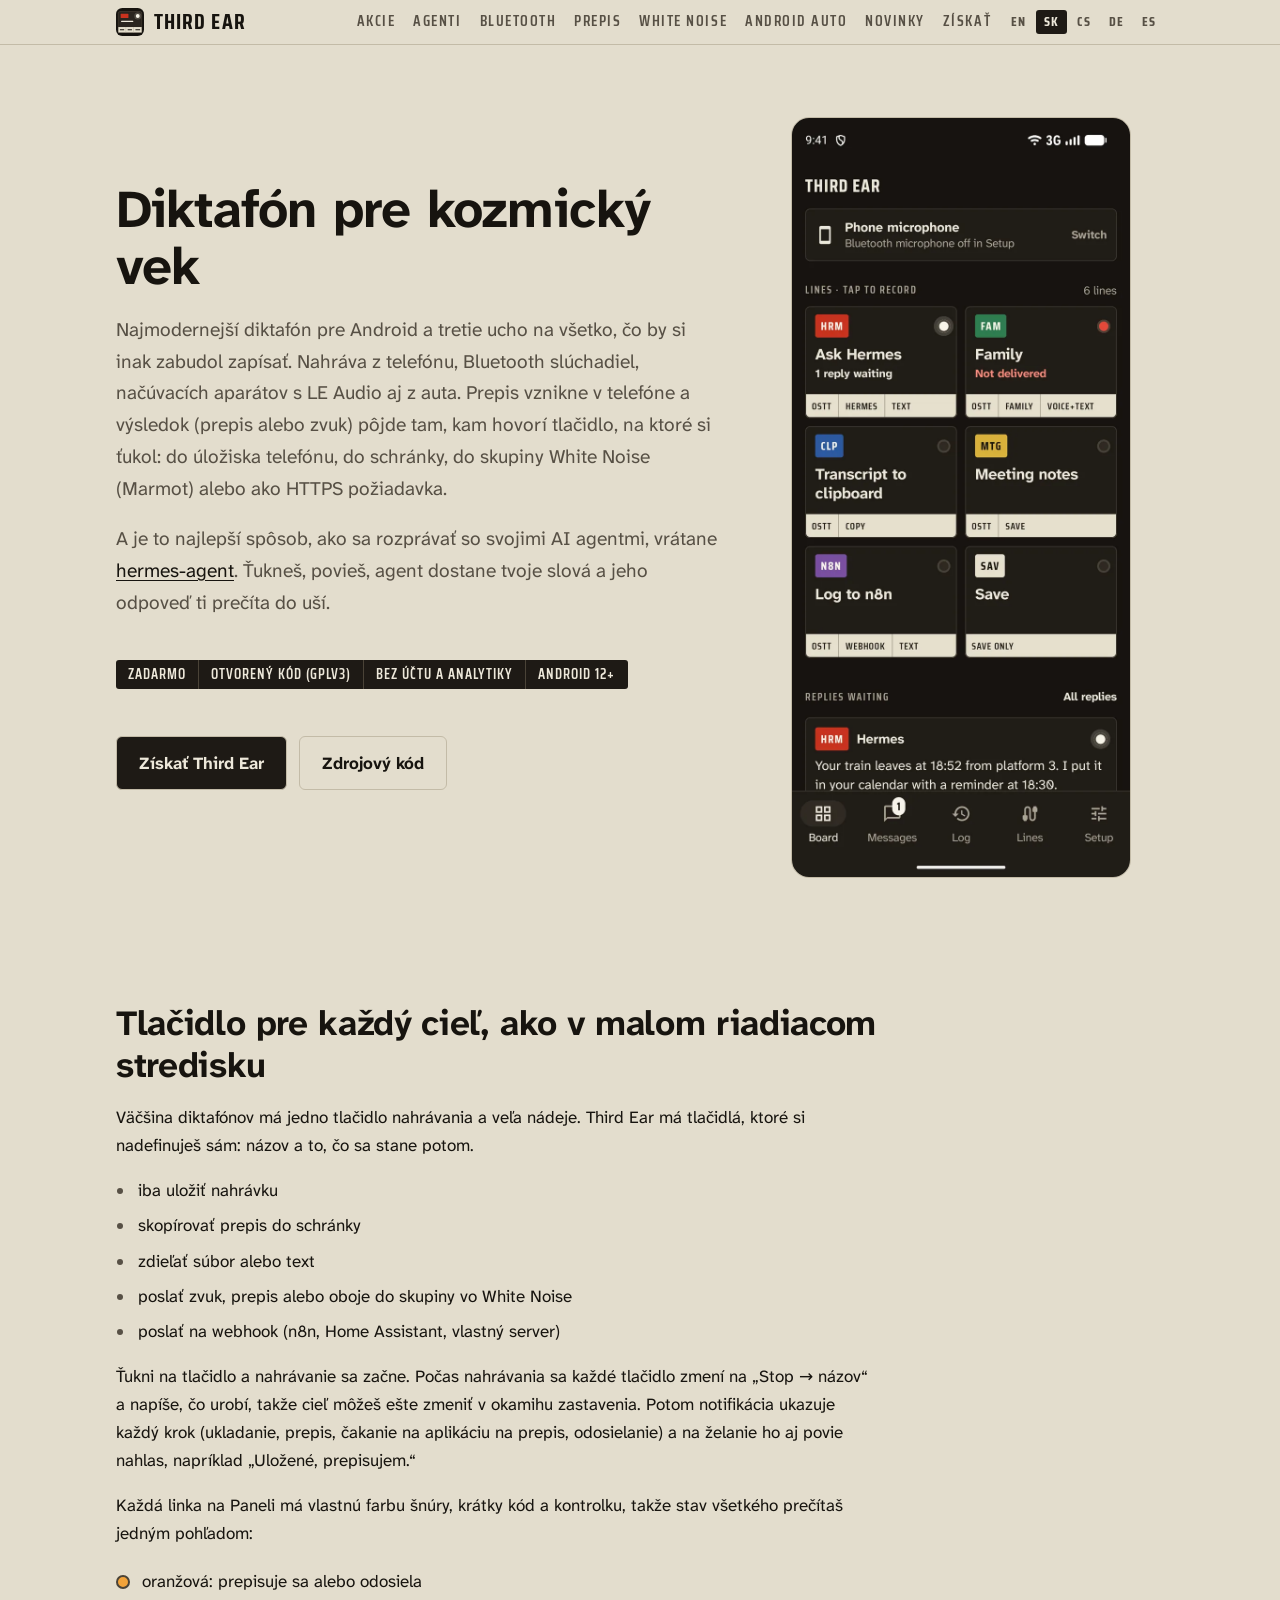
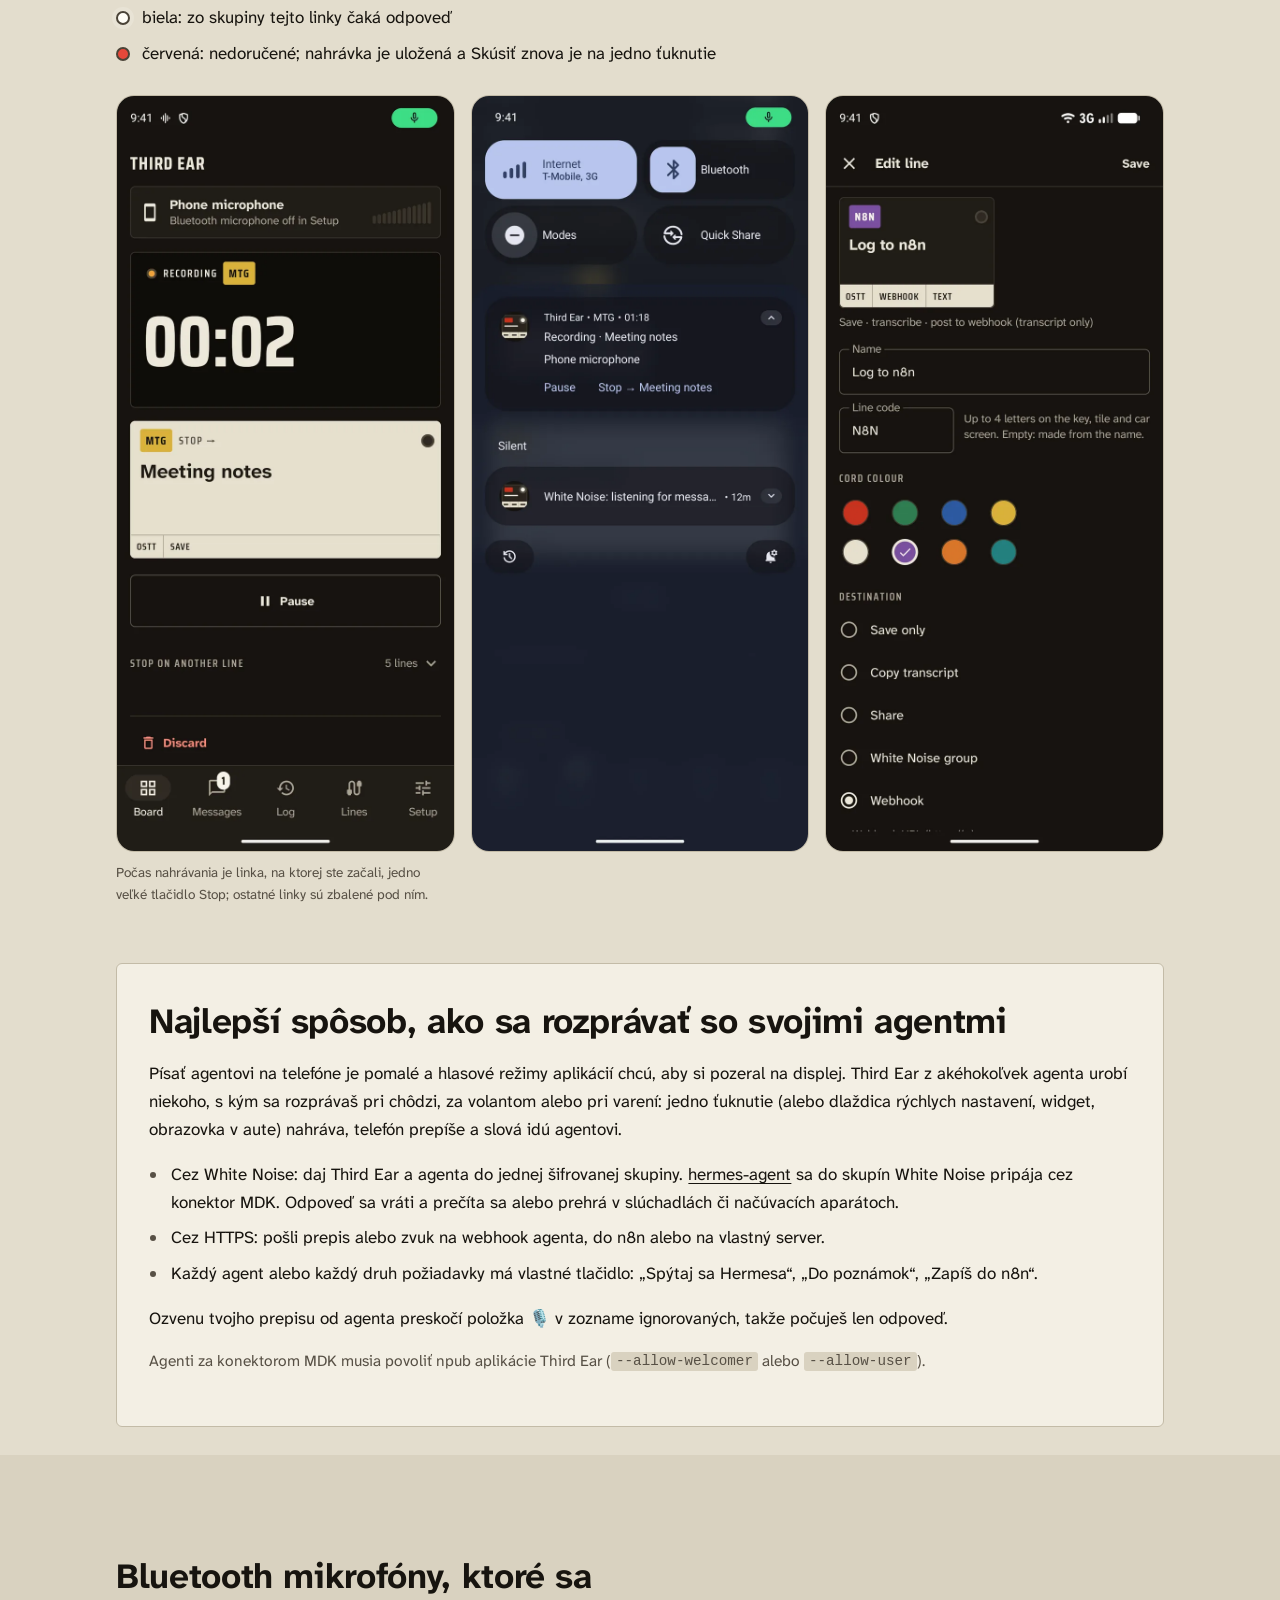
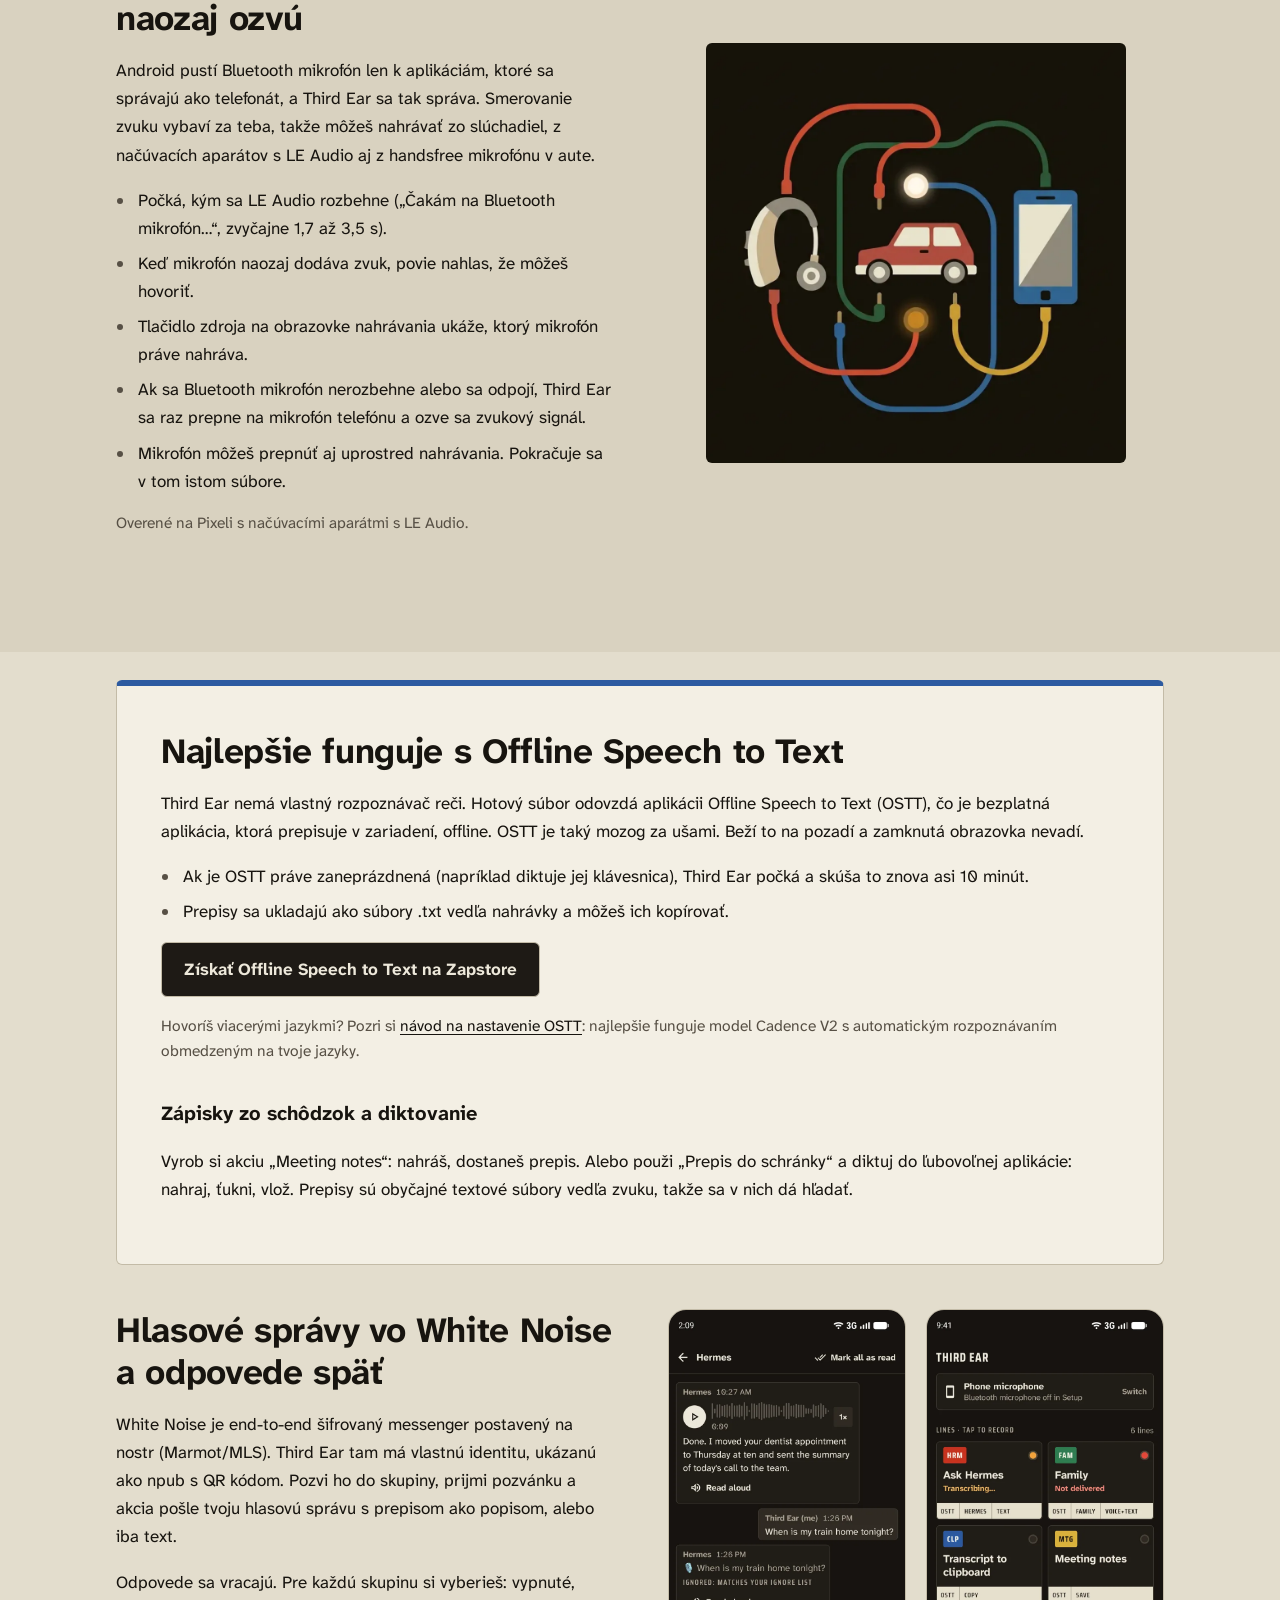
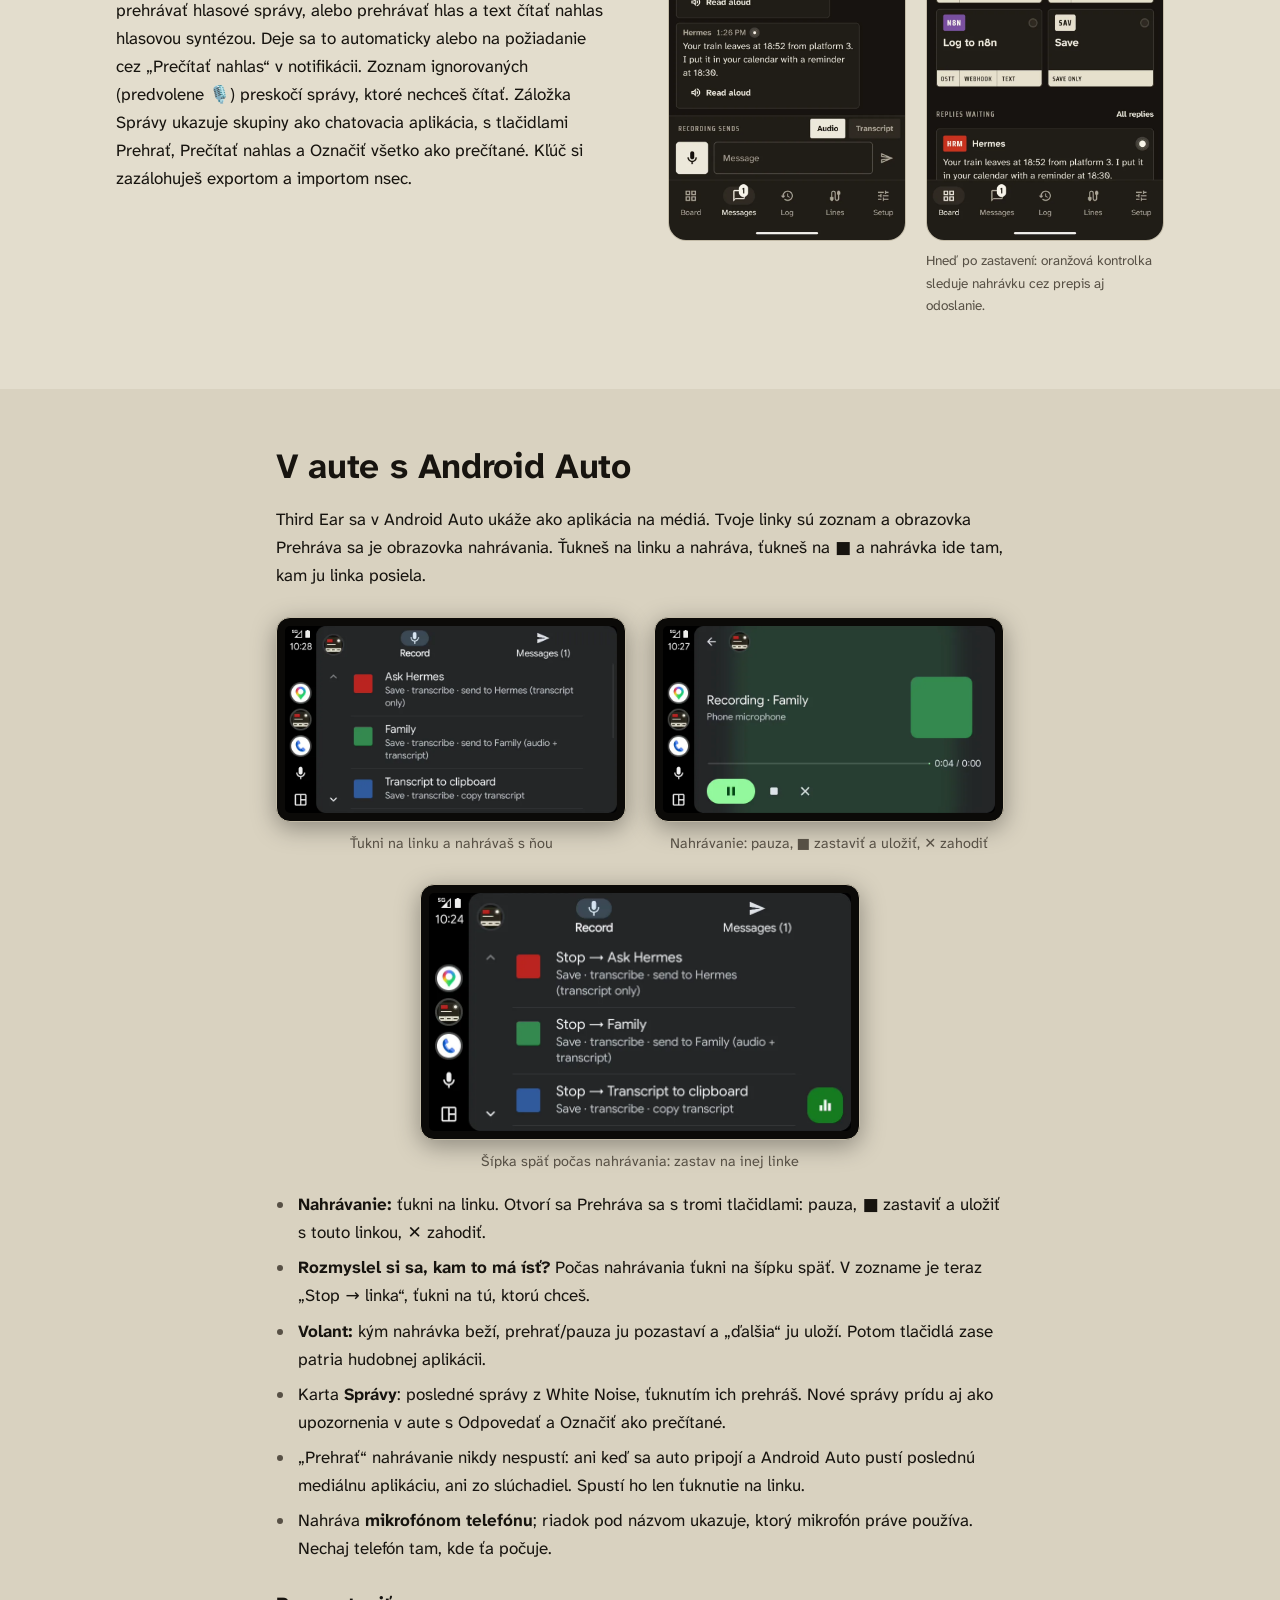
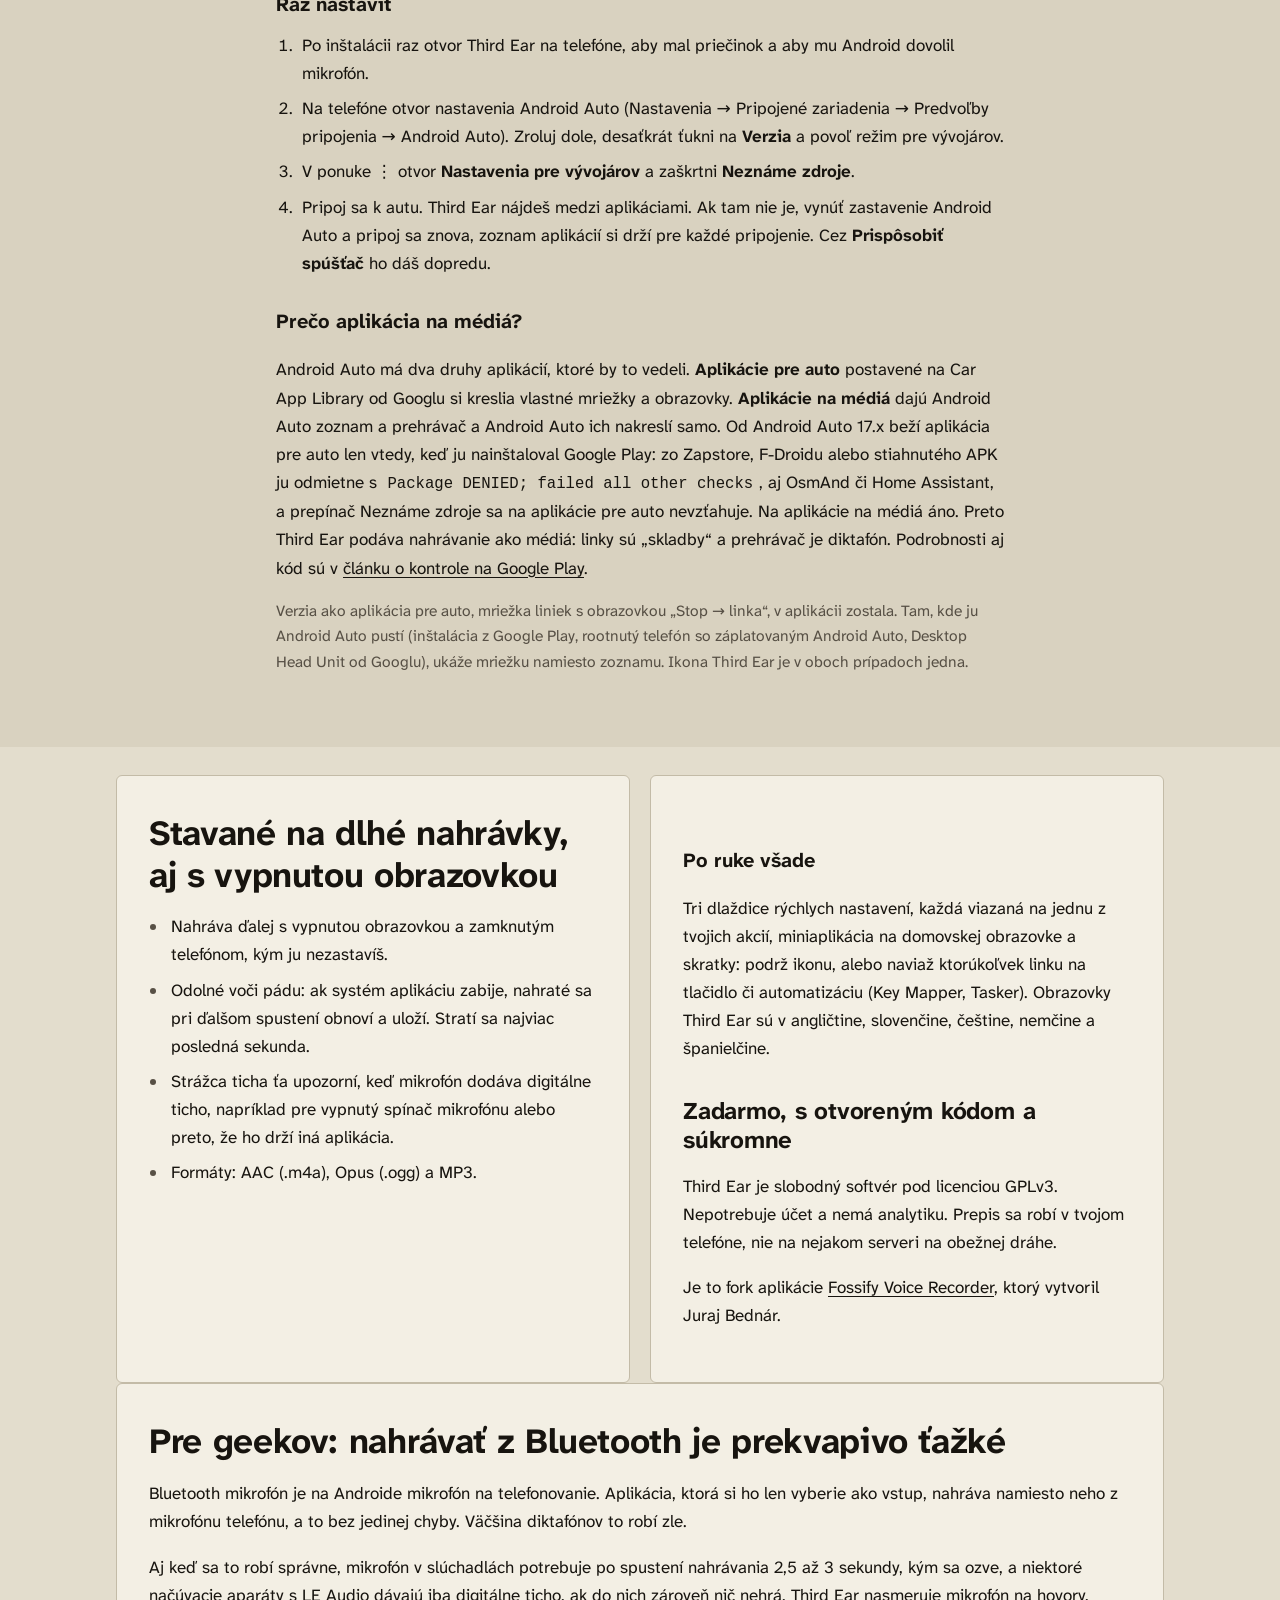
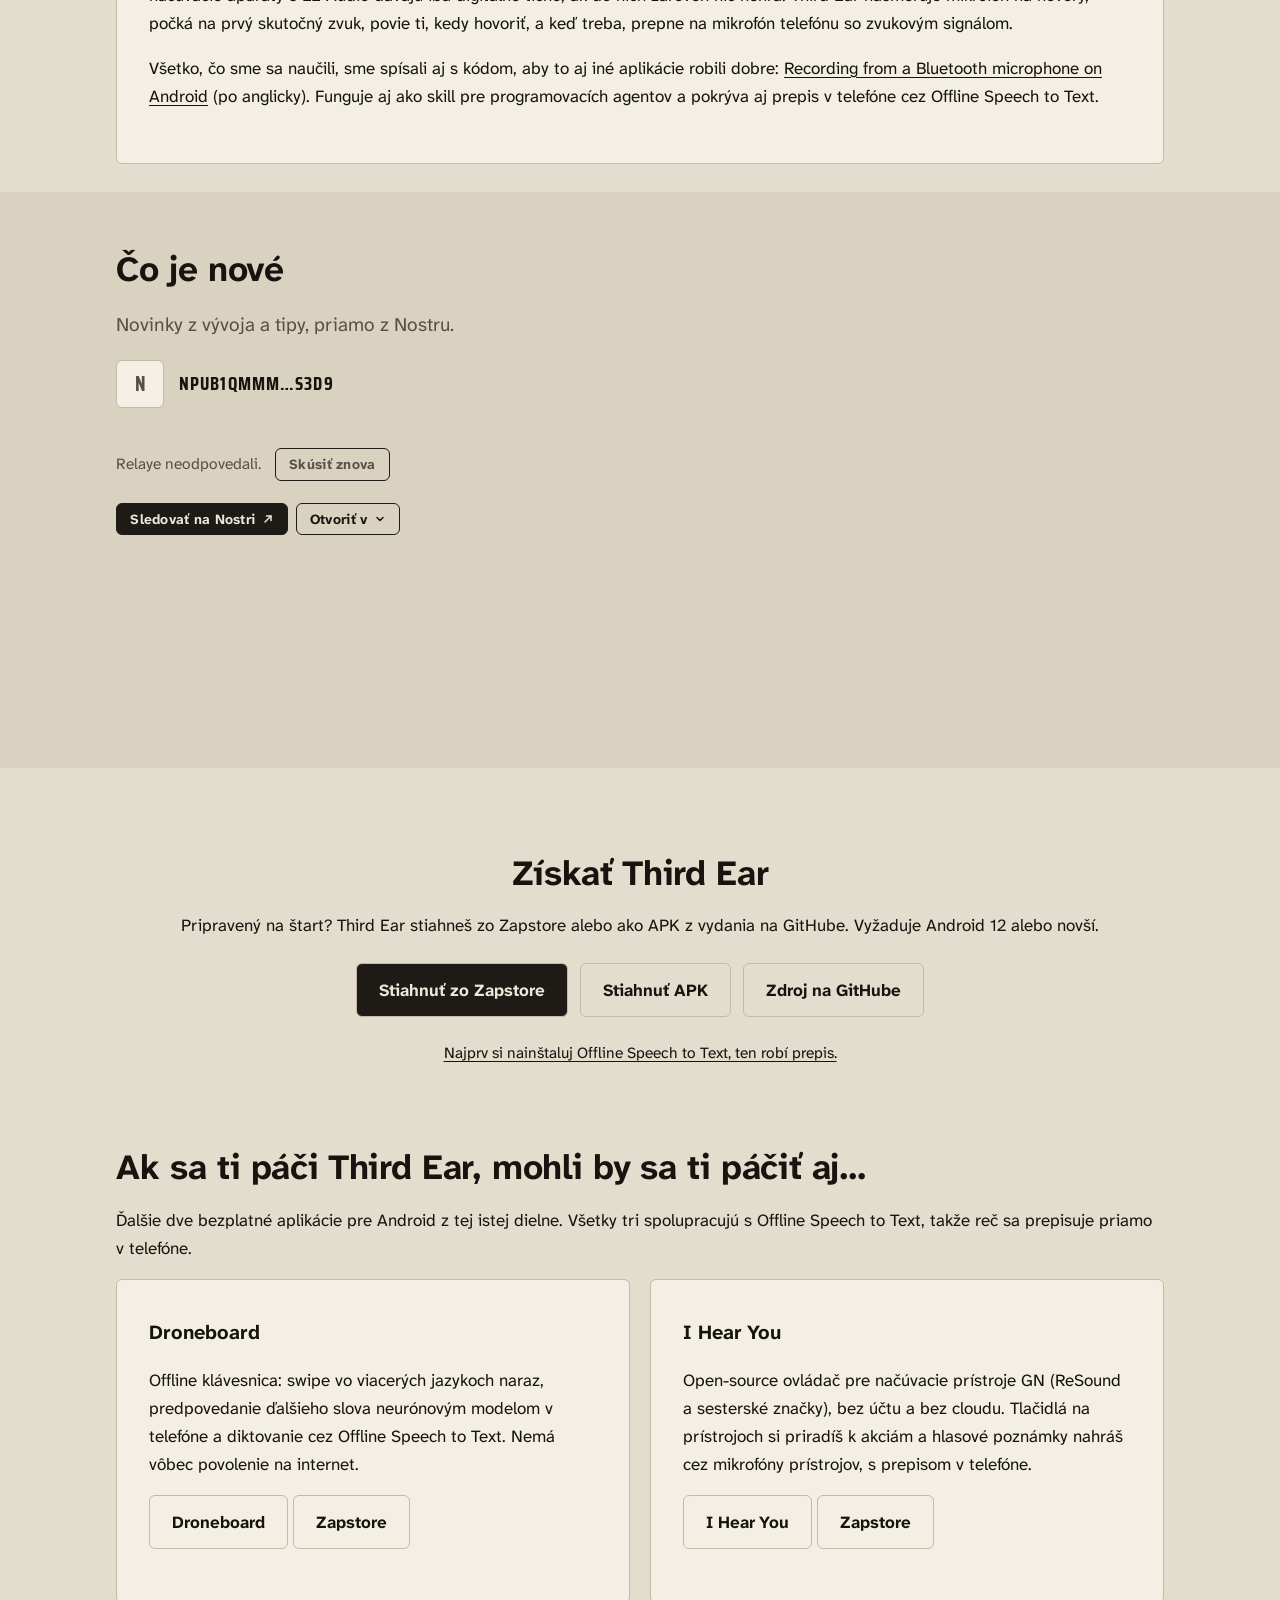
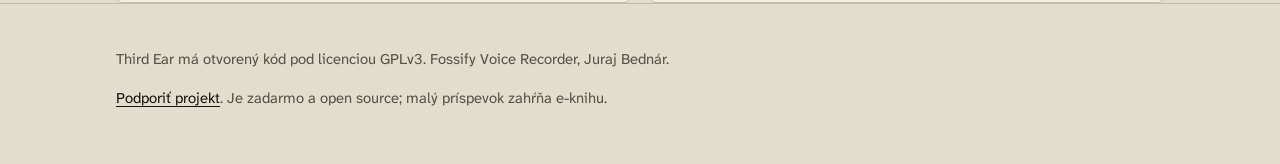
<file: website/sk/index.html>
<!doctype html>
<html lang="sk">
<head>
<meta charset="utf-8">
<meta name="viewport" content="width=device-width, initial-scale=1">
<title>Third Ear: diktafón pre kozmický vek</title>
<meta name="description" content="Najmodernejší diktafón pre Android. Zadarmo a s otvoreným kódom. Nahráva z telefónu, Bluetooth slúchadiel, načúvacích aparátov s LE Audio aj z auta, prepisuje v zariadení a spolupracuje s White Noise a Android Auto.">
<meta name="theme-color" content="#16130f">
<meta property="og:title" content="Third Ear: diktafón pre kozmický vek">
<meta property="og:description" content="Najmodernejší diktafón pre Android. Zadarmo a s otvoreným kódom. Nahráva z telefónu, Bluetooth slúchadiel, načúvacích aparátov s LE Audio aj z auta, prepisuje v zariadení a spolupracuje s White Noise a Android Auto.">
<meta property="og:type" content="website">
<meta property="og:image" content="../img/recorder.png">
<link rel="alternate" hreflang="en" href="../">
<link rel="alternate" hreflang="sk" href="../sk/">
<link rel="alternate" hreflang="cs" href="../cs/">
<link rel="alternate" hreflang="de" href="../de/">
<link rel="alternate" hreflang="es" href="../es/">
<link rel="alternate" hreflang="x-default" href="../">
<link rel="icon" href="data:image/svg+xml,%3Csvg xmlns="http://www.w3.org/2000/svg" viewBox="18 18 72 72"%3E %3Crect x="18" y="18" width="72" height="72" rx="16" fill="#16130F"/%3E %3Cpath fill="#2A251F" stroke="#4A4337" stroke-width="1.5" d="M28,27 h52 a4,4 0 0 1 4,4 v50 h-60 v-50 a4,4 0 0 1 4,-4 z"/%3E %3Crect x="30" y="33" width="20" height="11" rx="1.5" fill="#C8321E"/%3E %3Ccircle cx="74" cy="38.5" r="9" fill="#F7F4EA" fill-opacity="0.2"/%3E %3Ccircle cx="74" cy="38.5" r="6.5" fill="#4A4337"/%3E %3Ccircle cx="74" cy="38.5" r="5" fill="#F7F4EA"/%3E %3Crect x="31" y="51" width="31.5" height="3" rx="1.5" fill="#EDE8DA"/%3E %3Crect x="24" y="67" width="60" height="14" fill="#E6E0CE"/%3E %3Cpath fill="#B4AD9B" d="M43,67 h1 v14 h-1 z M63,67 h1 v14 h-1 z"/%3E %3Cpath fill="#1E1A14" d="M28,72.5 h11 v3 h-11 z M48,72.5 h11 v3 h-11 z M68,72.5 h12 v3 h-12 z"/%3E %3C/svg%3E">
<link rel="preconnect" href="https://fonts.googleapis.com">
<link rel="preconnect" href="https://fonts.gstatic.com" crossorigin>
<link rel="stylesheet" href="https://fonts.googleapis.com/css2?family=Atkinson+Hyperlegible+Next:wght@400;700&family=Saira+Condensed:wght@600;700&display=swap">
<link rel="stylesheet" href="../css/style.css">
<script src="../vendor/nostr-live.js?v=1.0.1" defer></script>
</head>
<body>
<a class="skip" href="#main">Preskočiť na obsah</a>
<header class="top">
 <div class="wrap bar">
  <a class="brand" href="../sk/"><svg xmlns="http://www.w3.org/2000/svg" viewBox="18 18 72 72" width="28" height="28" aria-hidden="true"> <rect x="18" y="18" width="72" height="72" rx="16" fill="#16130F"/> <path fill="#2A251F" stroke="#4A4337" stroke-width="1.5" d="M28,27 h52 a4,4 0 0 1 4,4 v50 h-60 v-50 a4,4 0 0 1 4,-4 z"/> <rect x="30" y="33" width="20" height="11" rx="1.5" fill="#C8321E"/> <circle cx="74" cy="38.5" r="9" fill="#F7F4EA" fill-opacity="0.2"/> <circle cx="74" cy="38.5" r="6.5" fill="#4A4337"/> <circle cx="74" cy="38.5" r="5" fill="#F7F4EA"/> <rect x="31" y="51" width="31.5" height="3" rx="1.5" fill="#EDE8DA"/> <rect x="24" y="67" width="60" height="14" fill="#E6E0CE"/> <path fill="#B4AD9B" d="M43,67 h1 v14 h-1 z M63,67 h1 v14 h-1 z"/> <path fill="#1E1A14" d="M28,72.5 h11 v3 h-11 z M48,72.5 h11 v3 h-11 z M68,72.5 h12 v3 h-12 z"/> </svg>Third Ear</a>
  <nav class="links" aria-label="Sections"><a href="#actions">Akcie</a><a href="#agents">Agenti</a><a href="#bluetooth">Bluetooth</a><a href="#ostt">Prepis</a><a href="#whitenoise">White Noise</a><a href="#car">Android Auto</a><a href="#news">Novinky</a><a href="#get">Získať</a></nav>
  <nav class="lang" aria-label="Language"><a href="../" hreflang="en" lang="en">EN</a><a href="../sk/" hreflang="sk" lang="sk" aria-current="page">SK</a><a href="../cs/" hreflang="cs" lang="cs">CS</a><a href="../de/" hreflang="de" lang="de">DE</a><a href="../es/" hreflang="es" lang="es">ES</a></nav>
 </div>
</header>
<main id="main">
<section class="hero wrap">
 <div class="hero-text">
  <h1>Diktafón pre kozmický vek</h1>
  <p class="lead">Najmodernejší diktafón pre Android a tretie ucho na všetko, čo by si inak zabudol zapísať. Nahráva z telefónu, Bluetooth slúchadiel, načúvacích aparátov s LE Audio aj z auta. Prepis vznikne v telefóne a výsledok (prepis alebo zvuk) pôjde tam, kam hovorí tlačidlo, na ktoré si ťukol: do úložiska telefónu, do schránky, do skupiny White Noise (Marmot) alebo ako HTTPS požiadavka.</p>
  <p class="lead">A je to najlepší spôsob, ako sa rozprávať so svojimi AI agentmi, vrátane <a href="https://github.com/NousResearch/hermes-agent">hermes-agent</a>. Ťukneš, povieš, agent dostane tvoje slová a jeho odpoveď ti prečíta do uší.</p>
  <ul class="badges"><li>Zadarmo</li><li>Otvorený kód (GPLv3)</li><li>Bez účtu a analytiky</li><li>Android 12+</li></ul>
  <p class="cta"><a class="btn primary" href="#get">Získať Third Ear</a> <a class="btn" href="https://github.com/jooray/third-ear">Zdrojový kód</a></p>
 </div>
 <div class="hero-shot"><img class="shot hero-img" src="../img/recorder.webp" width="720" height="1616" alt="Panel Third Ear: šesť liniek (Ask Hermes, Family, Transcript to clipboard, Meeting notes, Log to n8n, Save), každá s farebným kódom, kontrolkou a potlačeným pásikom, ktorý hovorí, čo robí" loading="lazy" decoding="async"></div>
</section>

<section id="actions" class="wrap stack">
 <div class="copy">
  <h2>Tlačidlo pre každý cieľ, ako v malom riadiacom stredisku</h2>
  <p>Väčšina diktafónov má jedno tlačidlo nahrávania a veľa nádeje. Third Ear má tlačidlá, ktoré si nadefinuješ sám: názov a to, čo sa stane potom.</p>
  <ul class="list"><li>iba uložiť nahrávku</li><li>skopírovať prepis do schránky</li><li>zdieľať súbor alebo text</li><li>poslať zvuk, prepis alebo oboje do skupiny vo White Noise</li><li>poslať na webhook (n8n, Home Assistant, vlastný server)</li></ul>
  <p>Ťukni na tlačidlo a nahrávanie sa začne. Počas nahrávania sa každé tlačidlo zmení na „Stop → názov“ a napíše, čo urobí, takže cieľ môžeš ešte zmeniť v okamihu zastavenia. Potom notifikácia ukazuje každý krok (ukladanie, prepis, čakanie na aplikáciu na prepis, odosielanie) a na želanie ho aj povie nahlas, napríklad „Uložené, prepisujem.“</p>
  <p>Každá linka na Paneli má vlastnú farbu šnúry, krátky kód a kontrolku, takže stav všetkého prečítaš jedným pohľadom:</p>
  <ul class="lamps"><li><i class="busy"></i>oranžová: prepisuje sa alebo odosiela</li><li><i class="reply"></i>biela: zo skupiny tejto linky čaká odpoveď</li><li><i class="fault"></i>červená: nedoručené; nahrávka je uložená a Skúsiť znova je na jedno ťuknutie</li></ul>
 </div>
 <div class="shots three">
  <figure><img class="shot" src="../img/recording.webp" width="720" height="1616" alt="Obrazovka počas nahrávania: veľký časovač a linka, na ktorej nahrávka začala, ako jedno veľké tlačidlo „Stop →“, pod ním Pauza a ostatné linky zbalené" loading="lazy" decoding="async"><figcaption>Počas nahrávania je linka, na ktorej ste začali, jedno veľké tlačidlo Stop; ostatné linky sú zbalené pod ním.</figcaption></figure>
  <figure><img class="shot" src="../img/notification.webp" width="720" height="1616" alt="Notifikácia nahrávania vo farbe linky, s Pozastaviť a „Stop → Meeting notes“" loading="lazy" decoding="async"></figure>
  <figure><img class="shot" src="../img/action-editor.webp" width="720" height="1616" alt="Úprava linky: kláves tak, ako bude vyzerať, názov, kód linky, farba šnúry a cieľ" loading="lazy" decoding="async"></figure>
 </div>
</section>

<section id="agents" class="wrap">
 <div class="card">
  <h2>Najlepší spôsob, ako sa rozprávať so svojimi agentmi</h2>
  <p>Písať agentovi na telefóne je pomalé a hlasové režimy aplikácií chcú, aby si pozeral na displej. Third Ear z akéhokoľvek agenta urobí niekoho, s kým sa rozprávaš pri chôdzi, za volantom alebo pri varení: jedno ťuknutie (alebo dlaždica rýchlych nastavení, widget, obrazovka v aute) nahráva, telefón prepíše a slová idú agentovi.</p>
  <ul class="list"><li>Cez White Noise: daj Third Ear a agenta do jednej šifrovanej skupiny. <a href="https://github.com/NousResearch/hermes-agent">hermes-agent</a> sa do skupín White Noise pripája cez konektor MDK. Odpoveď sa vráti a prečíta sa alebo prehrá v slúchadlách či načúvacích aparátoch.</li><li>Cez HTTPS: pošli prepis alebo zvuk na webhook agenta, do n8n alebo na vlastný server.</li><li>Každý agent alebo každý druh požiadavky má vlastné tlačidlo: „Spýtaj sa Hermesa“, „Do poznámok“, „Zapíš do n8n“.</li></ul>
  <p>Ozvenu tvojho prepisu od agenta preskočí položka 🎙️ v zozname ignorovaných, takže počuješ len odpoveď.</p>
  <p class="note">Agenti za konektorom MDK musia povoliť npub aplikácie Third Ear (<code>--allow-welcomer</code> alebo <code>--allow-user</code>).</p>
 </div>
</section>

<section id="bluetooth" class="band">
 <div class="wrap split rev">
  <div class="copy">
   <h2>Bluetooth mikrofóny, ktoré sa naozaj ozvú</h2>
   <p>Android pustí Bluetooth mikrofón len k aplikáciám, ktoré sa správajú ako telefonát, a Third Ear sa tak správa. Smerovanie zvuku vybaví za teba, takže môžeš nahrávať zo slúchadiel, z načúvacích aparátov s LE Audio aj z handsfree mikrofónu v aute.</p>
   <ul class="list"><li>Počká, kým sa LE Audio rozbehne („Čakám na Bluetooth mikrofón…“, zvyčajne 1,7 až 3,5 s).</li><li>Keď mikrofón naozaj dodáva zvuk, povie nahlas, že môžeš hovoriť.</li><li>Tlačidlo zdroja na obrazovke nahrávania ukáže, ktorý mikrofón práve nahráva.</li><li>Ak sa Bluetooth mikrofón nerozbehne alebo sa odpojí, Third Ear sa raz prepne na mikrofón telefónu a ozve sa zvukový signál.</li><li>Mikrofón môžeš prepnúť aj uprostred nahrávania. Pokračuje sa v tom istom súbore.</li></ul>
   <p class="note">Overené na Pixeli s načúvacími aparátmi s LE Audio.</p>
  </div>
  <div class="art"><img src="../img/hero-art.webp" width="1024" height="1024" alt="Ilustrácia: načúvací aparát, auto a telefón prepojené šnúrami ústredne v červenej, zelenej, modrej a žltej, s rozsvietenou bielou a oranžovou kontrolkou" loading="lazy" decoding="async"></div>
 </div>
</section>

<section id="ostt" class="wrap">
 <div class="card ostt">
  <h2>Najlepšie funguje s Offline Speech to Text</h2>
  <p>Third Ear nemá vlastný rozpoznávač reči. Hotový súbor odovzdá aplikácii Offline Speech to Text (OSTT), čo je bezplatná aplikácia, ktorá prepisuje v zariadení, offline. OSTT je taký mozog za ušami. Beží to na pozadí a zamknutá obrazovka nevadí.</p>
  <ul class="list"><li>Ak je OSTT práve zaneprázdnená (napríklad diktuje jej klávesnica), Third Ear počká a skúša to znova asi 10 minút.</li><li>Prepisy sa ukladajú ako súbory .txt vedľa nahrávky a môžeš ich kopírovať.</li></ul>
  <p><a class="btn primary" href="https://zapstore.dev/apps/app.offlinespeechtotext">Získať Offline Speech to Text na Zapstore</a></p>
  <p class="note">Hovoríš viacerými jazykmi? Pozri si <a href="https://cypherpunk.today/droneboard/sk/dictation/#languages">návod na nastavenie OSTT</a>: najlepšie funguje model Cadence V2 s automatickým rozpoznávaním obmedzeným na tvoje jazyky.</p>
  <h3 class="sub">Zápisky zo schôdzok a diktovanie</h3>
  <p>Vyrob si akciu „Meeting notes“: nahráš, dostaneš prepis. Alebo použi „Prepis do schránky“ a diktuj do ľubovoľnej aplikácie: nahraj, ťukni, vlož. Prepisy sú obyčajné textové súbory vedľa zvuku, takže sa v nich dá hľadať.</p>
 </div>
</section>

<section id="whitenoise" class="wrap split">
 <div class="copy">
  <h2>Hlasové správy vo White Noise a odpovede späť</h2>
  <p>White Noise je end-to-end šifrovaný messenger postavený na nostr (Marmot/MLS). Third Ear tam má vlastnú identitu, ukázanú ako npub s QR kódom. Pozvi ho do skupiny, prijmi pozvánku a akcia pošle tvoju hlasovú správu s prepisom ako popisom, alebo iba text.</p>
  <p>Odpovede sa vracajú. Pre každú skupinu si vyberieš: vypnuté, prehrávať hlasové správy, alebo prehrávať hlas a text čítať nahlas hlasovou syntézou. Deje sa to automaticky alebo na požiadanie cez „Prečítať nahlas“ v notifikácii. Zoznam ignorovaných (predvolene 🎙️) preskočí správy, ktoré nechceš čítať. Záložka Správy ukazuje skupiny ako chatovacia aplikácia, s tlačidlami Prehrať, Prečítať nahlas a Označiť všetko ako prečítané. Kľúč si zazálohuješ exportom a importom nsec.</p>
 </div>
 <div class="shots two">
  <figure><img class="shot" src="../img/conversation.webp" width="720" height="1616" alt="Správy, skupina Hermes: hlasová správa s waveformom pri 1×, otázka položená z Third Ear, neprečítaná odpoveď s Prečítať nahlas a ozvena prepisu ignorovaná položkou 🎙️" loading="lazy" decoding="async"></figure>
  <figure><img class="shot" src="../img/board-busy.webp" width="720" height="1616" alt="Panel hneď po zastavení: Ask Hermes prepisuje (oranžová kontrolka), Family sa nedoručilo (červená kontrolka)" loading="lazy" decoding="async"><figcaption>Hneď po zastavení: oranžová kontrolka sleduje nahrávku cez prepis aj odoslanie.</figcaption></figure>
 </div>
</section>

<section id="car" class="band">
 <div class="wrap narrow">
  <h2>V aute s Android Auto</h2>
  <p>Third Ear sa v Android Auto ukáže ako aplikácia na médiá. Tvoje linky sú zoznam a obrazovka Prehráva sa je obrazovka nahrávania. Ťukneš na linku a nahráva, ťukneš na ■ a nahrávka ide tam, kam ju linka posiela.</p>
  <div class="car-shots"><figure class="car"><img src="../img/car-lines.webp" width="850" height="480" alt="Android Auto: karta Nahrávať v Third Ear so zoznamom liniek Ask Hermes, Family a Transcript to clipboard, každá so svojou farbou a popisom, čo robí; vedľa karta Správy (1)" loading="lazy" decoding="async"><figcaption>Ťukni na linku a nahrávaš s ňou</figcaption></figure><figure class="car"><img src="../img/car-recording-media.webp" width="850" height="480" alt="Android Auto počas nahrávania: Recording · Family, Phone microphone, 0:04 a tri tlačidlá: pauza, štvorec na zastavenie a uloženie a krížik na zahodenie" loading="lazy" decoding="async"><figcaption>Nahrávanie: pauza, ■ zastaviť a uložiť, ✕ zahodiť</figcaption></figure><figure class="car"><img src="../img/car-stop-lines.webp" width="850" height="480" alt="Počas nahrávania sa z karty Nahrávať stane Stop → Ask Hermes, Stop → Family a Stop → Transcript to clipboard" loading="lazy" decoding="async"><figcaption>Šípka späť počas nahrávania: zastav na inej linke</figcaption></figure></div>
  <ul class="list"><li><b>Nahrávanie:</b> ťukni na linku. Otvorí sa Prehráva sa s tromi tlačidlami: pauza, <b>■</b> zastaviť a uložiť s touto linkou, <b>✕</b> zahodiť.</li><li><b>Rozmyslel si sa, kam to má ísť?</b> Počas nahrávania ťukni na šípku späť. V zozname je teraz „Stop → linka“, ťukni na tú, ktorú chceš.</li><li><b>Volant:</b> kým nahrávka beží, prehrať/pauza ju pozastaví a „ďalšia“ ju uloží. Potom tlačidlá zase patria hudobnej aplikácii.</li><li>Karta <b>Správy</b>: posledné správy z White Noise, ťuknutím ich prehráš. Nové správy prídu aj ako upozornenia v aute s Odpovedať a Označiť ako prečítané.</li><li>„Prehrať“ nahrávanie nikdy nespustí: ani keď sa auto pripojí a Android Auto pustí poslednú mediálnu aplikáciu, ani zo slúchadiel. Spustí ho len ťuknutie na linku.</li><li>Nahráva <b>mikrofónom telefónu</b>; riadok pod názvom ukazuje, ktorý mikrofón práve používa. Nechaj telefón tam, kde ťa počuje.</li></ul>
  <h3 id="car-setup">Raz nastaviť</h3>
  <ol class="steps"><li>Po inštalácii raz otvor Third Ear na telefóne, aby mal priečinok a aby mu Android dovolil mikrofón.</li><li>Na telefóne otvor nastavenia Android Auto (Nastavenia → Pripojené zariadenia → Predvoľby pripojenia → Android Auto). Zroluj dole, desaťkrát ťukni na <b>Verzia</b> a povoľ režim pre vývojárov.</li><li>V ponuke ⋮ otvor <b>Nastavenia pre vývojárov</b> a zaškrtni <b>Neznáme zdroje</b>.</li><li>Pripoj sa k autu. Third Ear nájdeš medzi aplikáciami. Ak tam nie je, vynúť zastavenie Android Auto a pripoj sa znova, zoznam aplikácií si drží pre každé pripojenie. Cez <b>Prispôsobiť spúšťač</b> ho dáš dopredu.</li></ol>
  <h3>Prečo aplikácia na médiá?</h3>
  <p>Android Auto má dva druhy aplikácií, ktoré by to vedeli. <b>Aplikácie pre auto</b> postavené na Car App Library od Googlu si kreslia vlastné mriežky a obrazovky. <b>Aplikácie na médiá</b> dajú Android Auto zoznam a prehrávač a Android Auto ich nakreslí samo. Od Android Auto 17.x beží aplikácia pre auto len vtedy, keď ju nainštaloval Google Play: zo Zapstore, F-Droidu alebo stiahnutého APK ju odmietne s <code>Package DENIED; failed all other checks</code>, aj OsmAnd či Home Assistant, a prepínač Neznáme zdroje sa na aplikácie pre auto nevzťahuje. Na aplikácie na médiá áno. Preto Third Ear podáva nahrávanie ako médiá: linky sú „skladby“ a prehrávač je diktafón. Podrobnosti aj kód sú v <a href="https://github.com/jooray/third-ear/blob/main/docs/ANDROID-AUTO-PLAY-CHECK.md">článku o kontrole na Google Play</a>.</p>
  <p class="note">Verzia ako aplikácia pre auto, mriežka liniek s obrazovkou „Stop → linka“, v aplikácii zostala. Tam, kde ju Android Auto pustí (inštalácia z Google Play, rootnutý telefón so záplatovaným Android Auto, Desktop Head Unit od Googlu), ukáže mriežku namiesto zoznamu. Ikona Third Ear je v oboch prípadoch jedna.</p>
 </div>
</section>

<section id="reliability" class="wrap grid2">
 <div class="card">
  <h2>Stavané na dlhé nahrávky, aj s vypnutou obrazovkou</h2>
  <ul class="list"><li>Nahráva ďalej s vypnutou obrazovkou a zamknutým telefónom, kým ju nezastavíš.</li><li>Odolné voči pádu: ak systém aplikáciu zabije, nahraté sa pri ďalšom spustení obnoví a uloží. Stratí sa najviac posledná sekunda.</li><li>Strážca ticha ťa upozorní, keď mikrofón dodáva digitálne ticho, napríklad pre vypnutý spínač mikrofónu alebo preto, že ho drží iná aplikácia.</li><li>Formáty: AAC (.m4a), Opus (.ogg) a MP3.</li></ul>
 </div>
 <div class="card">
  <h3 class="sub">Po ruke všade</h3>
  <p>Tri dlaždice rýchlych nastavení, každá viazaná na jednu z tvojich akcií, miniaplikácia na domovskej obrazovke a skratky: podrž ikonu, alebo naviaž ktorúkoľvek linku na tlačidlo či automatizáciu (Key Mapper, Tasker). Obrazovky Third Ear sú v angličtine, slovenčine, češtine, nemčine a španielčine.</p>
  <h2 class="h2b">Zadarmo, s otvoreným kódom a súkromne</h2>
  <p>Third Ear je slobodný softvér pod licenciou GPLv3. Nepotrebuje účet a nemá analytiku. Prepis sa robí v tvojom telefóne, nie na nejakom serveri na obežnej dráhe.</p>
  <p>Je to fork aplikácie <a href="https://github.com/FossifyOrg/Voice-Recorder">Fossify Voice Recorder</a>, ktorý vytvoril Juraj Bednár.</p>
 </div>
</section>

<section id="geek" class="wrap">
 <div class="card">
  <h2>Pre geekov: nahrávať z Bluetooth je prekvapivo ťažké</h2>
  <p>Bluetooth mikrofón je na Androide mikrofón na telefonovanie. Aplikácia, ktorá si ho len vyberie ako vstup, nahráva namiesto neho z mikrofónu telefónu, a to bez jedinej chyby. Väčšina diktafónov to robí zle.</p>
  <p>Aj keď sa to robí správne, mikrofón v slúchadlách potrebuje po spustení nahrávania 2,5 až 3 sekundy, kým sa ozve, a niektoré načúvacie aparáty s LE Audio dávajú iba digitálne ticho, ak do nich zároveň nič nehrá. Third Ear nasmeruje mikrofón na hovory, počká na prvý skutočný zvuk, povie ti, kedy hovoriť, a keď treba, prepne na mikrofón telefónu so zvukovým signálom.</p>
  <p>Všetko, čo sme sa naučili, sme spísali aj s kódom, aby to aj iné aplikácie robili dobre: <a href="https://github.com/jooray/android-bluetooth-microphone">Recording from a Bluetooth microphone on Android</a> (po anglicky). Funguje aj ako skill pre programovacích agentov a pokrýva aj prepis v telefóne cez Offline Speech to Text.</p>
 </div>
</section>

<section id="news" class="band">
 <div class="wrap">
  <h2>Čo je nové</h2>
  <p class="lead">Novinky z vývoja a tipy, priamo z Nostru.</p>
  <div class="news" data-nostr-live data-nprofile="nprofile1qqsqdaacrlv5lludl9wsnjdkzfl2vlmh3zw2gek38kce60dhjp83htgpr3mhxue69uhkummnw3ezucmewp5x2unsw4hxktn5dajxz7gpzemhxue69uhhyetvv9ujuurjd9kkzmpwdejhgqg5waehxw309aex2mrp0yhxgctdw4eju6t0trqquu" data-relays="wss://nostr.cypherpunk.today,wss://relay.primal.net" data-layout="cards" data-limit="3" data-lang="sk"></div>
 </div>
</section>

<section id="get" class="wrap get">
 <h2>Získať Third Ear</h2>
 <p>Pripravený na štart? Third Ear stiahneš zo Zapstore alebo ako APK z vydania na GitHube. Vyžaduje Android 12 alebo novší.</p>
 <p class="cta"><a class="btn primary" href="https://zapstore.dev/apps/app.thirdear">Stiahnuť zo Zapstore</a>
 <a class="btn" href="https://github.com/jooray/third-ear/releases/latest">Stiahnuť APK</a>
 <a class="btn" href="https://github.com/jooray/third-ear">Zdroj na GitHube</a></p>
 <p class="note"><a href="https://zapstore.dev/apps/app.offlinespeechtotext">Najprv si nainštaluj Offline Speech to Text, ten robí prepis.</a></p>
</section>
<section id="also" class="wrap">
 <h2>Ak sa ti páči Third Ear, mohli by sa ti páčiť aj…</h2>
 <p>Ďalšie dve bezplatné aplikácie pre Android z tej istej dielne. Všetky tri spolupracujú s Offline Speech to Text, takže reč sa prepisuje priamo v telefóne.</p>
 <div class="grid2">
  <div class="card">
   <h3 style="margin-top:0">Droneboard</h3><p>Offline klávesnica: swipe vo viacerých jazykoch naraz, predpovedanie ďalšieho slova neurónovým modelom v telefóne a diktovanie cez Offline Speech to Text. Nemá vôbec povolenie na internet.</p>
   <p><a class="btn" href="https://cypherpunk.today/droneboard/sk/">Droneboard</a> <a class="btn" href="https://zapstore.dev/apps/today.cypherpunk.droneboard">Zapstore</a></p>
  </div>
  <div class="card">
   <h3 style="margin-top:0">I Hear You</h3><p>Open-source ovládač pre načúvacie prístroje GN (ReSound a sesterské značky), bez účtu a bez cloudu. Tlačidlá na prístrojoch si priradíš k akciám a hlasové poznámky nahráš cez mikrofóny prístrojov, s prepisom v telefóne.</p>
   <p><a class="btn" href="https://cypherpunk.today/i-hear-you/sk/">I Hear You</a> <a class="btn" href="https://zapstore.dev/apps/app.ihearyou">Zapstore</a></p>
  </div>
 </div>
</section>
</main>
<footer class="foot">
 <div class="wrap">
  <p>Third Ear má otvorený kód pod licenciou GPLv3. Fossify Voice Recorder, Juraj Bednár.</p>
  <p><a href="https://hackyourself.io/support/s/third-ear?lang=sk&amp;ref=web">Podporiť projekt</a>. Je zadarmo a open source; malý príspevok zahŕňa e-knihu.</p>
 </div>
</footer>
</body>
</html>
</file>
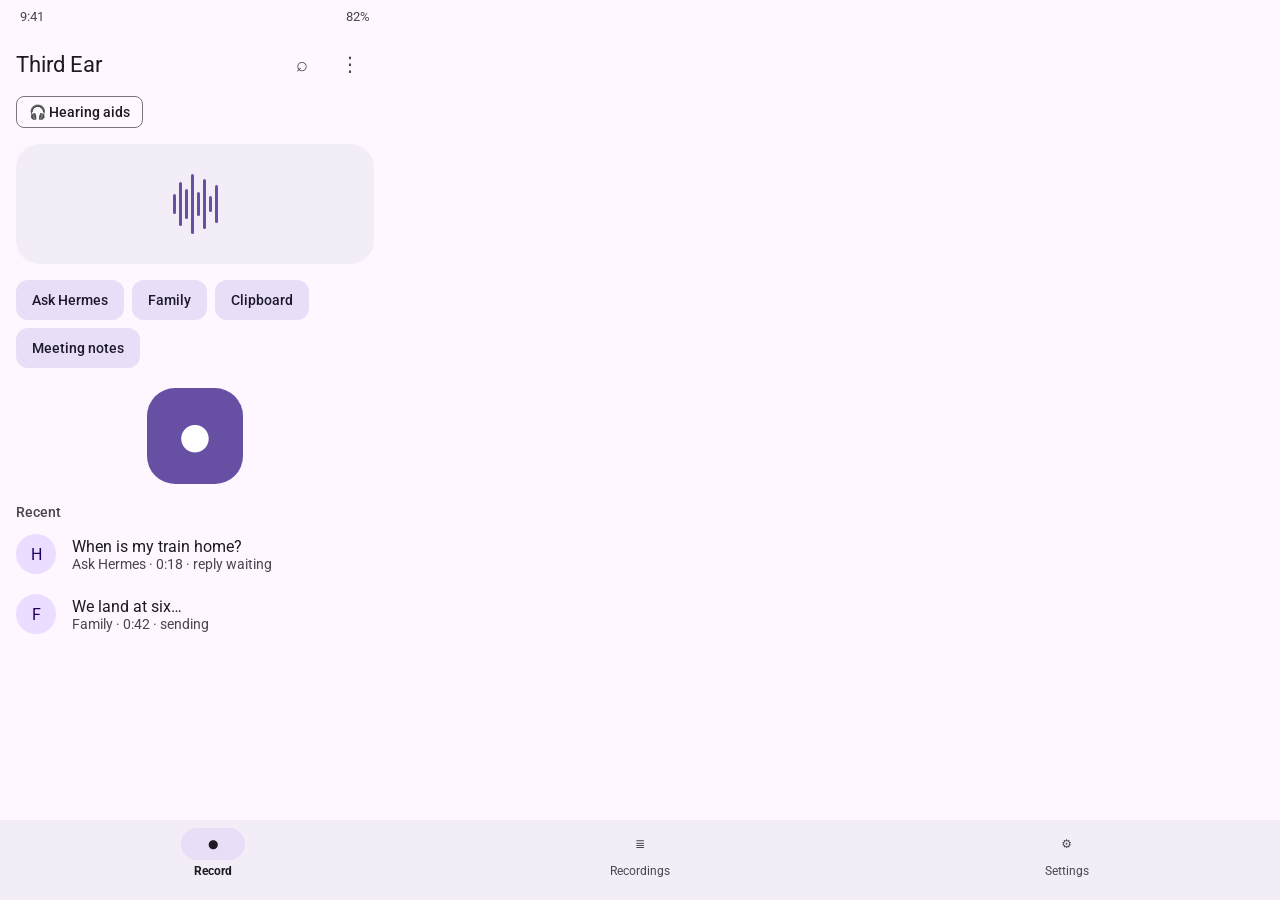
<file: .impeccable/mocks/decision/canon.html>
<!doctype html>
<html><head><meta charset="utf-8"><meta name="viewport" content="width=390">
<link href="https://fonts.googleapis.com/css2?family=Roboto:wght@400;500;700&display=swap" rel="stylesheet">
<style>
*{box-sizing:border-box;margin:0;padding:0}
html,body{width:390px;height:844px;overflow:hidden;background:#FEF7FF;color:#1D1B20;font-family:Roboto,system-ui,sans-serif}
.status{height:32px;display:flex;justify-content:space-between;align-items:center;padding:0 20px;font-size:13px;color:#49454F}
.top{height:64px;display:flex;align-items:center;padding:0 16px;font-size:22px}.top .sp{flex:1}.top span{width:48px;text-align:center;font-size:20px;color:#49454F}
.src{margin:0 16px;display:inline-flex;gap:8px;align-items:center;height:32px;padding:0 12px;border:1px solid #79747E;border-radius:8px;font-size:14px;font-weight:500}
.wave{margin:16px;height:120px;border-radius:24px;background:#F3EDF7;display:flex;align-items:center;justify-content:center;gap:3px}
.wave i{display:block;width:3px;background:#6750A4;border-radius:2px}
.chips{display:flex;flex-wrap:wrap;gap:8px;padding:0 16px}
.chip{height:40px;padding:0 16px;border-radius:12px;background:#E8DEF8;display:flex;align-items:center;font-size:14px;font-weight:500;color:#1D192B}
.fab{margin:20px auto 0;width:96px;height:96px;border-radius:28px;background:#6750A4;color:#fff;display:grid;place-items:center;font-size:36px}
h3{font-size:14px;font-weight:500;color:#49454F;padding:20px 16px 4px}
.item{display:flex;gap:16px;align-items:center;padding:10px 16px}
.av{width:40px;height:40px;border-radius:20px;background:#EADDFF;display:grid;place-items:center;color:#21005D}
.item .n{font-size:16px}.item .d{font-size:14px;color:#49454F}
nav{position:absolute;left:0;right:0;bottom:0;height:80px;background:#F3EDF7;display:grid;grid-template-columns:repeat(3,1fr);padding-bottom:14px}
nav a{display:flex;flex-direction:column;align-items:center;justify-content:center;gap:4px;font-size:12px;color:#49454F}
nav a .p{width:64px;height:32px;border-radius:16px;display:grid;place-items:center}nav a.on .p{background:#E8DEF8}nav a.on{font-weight:700;color:#1D1B20}
</style></head><body>
<div class="status"><span>9:41</span><span>82%</span></div>
<div class="top">Third Ear<span class="sp"></span><span>⌕</span><span>⋮</span></div>
<span class="src">🎧 Hearing aids</span>
<div class="wave"><i style="height:20px"></i><i style="height:44px"></i><i style="height:30px"></i><i style="height:60px"></i><i style="height:24px"></i><i style="height:50px"></i><i style="height:16px"></i><i style="height:38px"></i></div>
<div class="chips"><span class="chip">Ask Hermes</span><span class="chip">Family</span><span class="chip">Clipboard</span><span class="chip">Meeting notes</span></div>
<div class="fab">●</div>
<h3>Recent</h3>
<div class="item"><span class="av">H</span><div><div class="n">When is my train home?</div><div class="d">Ask Hermes · 0:18 · reply waiting</div></div></div>
<div class="item"><span class="av">F</span><div><div class="n">We land at six…</div><div class="d">Family · 0:42 · sending</div></div></div>
<nav><a class="on"><span class="p">●</span>Record</a><a><span class="p">≣</span>Recordings</a><a><span class="p">⚙</span>Settings</a></nav>
</body></html>
</file>
<file: website/css/style.css>
:root{--bg:#16130f;--bg2:#1c1914;--card:#211d18;--line:#3a342b;--text:#ede8da;--mute:#ada595;--acc:#e6e0ce;--accfg:#1e1a14;--link:#ede8da;--strip:#e6e0ce;--stripfg:#1e1a14;--striprule:#b4ad9b;--red:#c8321e;--green:#2f7d4f;--blue:#2c5aa0;--yellow:#d9b23a;--lamp:#f7f4ea;color-scheme:dark light}
@media (prefers-color-scheme:light){:root{--bg:#e3ddcd;--bg2:#d9d2c0;--card:#f3efe4;--line:#c3bba7;--text:#17140f;--mute:#575045;--acc:#1e1a15;--accfg:#ede8da;--link:#17140f;--strip:#1e1a15;--stripfg:#ede8da;--striprule:#4a4337;--lamp:#fffdf6}}
*{box-sizing:border-box}
html{scroll-behavior:smooth;-webkit-text-size-adjust:100%}
body{margin:0;background:var(--bg);color:var(--text);font:400 1.0625rem/1.65 "Atkinson Hyperlegible Next",system-ui,-apple-system,"Segoe UI",Roboto,sans-serif;overflow-x:hidden}
a{color:var(--link);text-underline-offset:.18em}
img{max-width:100%;height:auto;display:block}
code{background:var(--bg2);padding:.1em .35em;border-radius:3px;font-size:.92em;overflow-wrap:anywhere}
.wrap{max-width:1080px;margin:0 auto;padding:0 16px}
.narrow{max-width:760px}
.skip{position:absolute;left:-999px;top:0;background:var(--acc);color:var(--accfg);padding:.5rem 1rem;z-index:10}
.skip:focus{left:8px;top:8px}
.top{position:sticky;top:0;z-index:5;background:var(--bg);border-bottom:1px solid var(--line)}
.bar{display:flex;align-items:center;gap:12px;flex-wrap:wrap;padding-top:8px;padding-bottom:8px}
.brand{display:flex;align-items:center;gap:10px;font:700 1.35rem/1 "Saira Condensed",sans-serif;letter-spacing:.05em;text-transform:uppercase;color:var(--text);text-decoration:none}
.links{display:none;gap:18px;margin-left:auto}
.links a{color:var(--mute);text-decoration:none;font:600 .95rem/1 "Saira Condensed",sans-serif;letter-spacing:.1em;text-transform:uppercase}
.links a:hover{color:var(--text)}
.lang{display:flex;gap:2px;margin-left:auto}
.lang a{padding:5px 8px;border-radius:3px;font:700 .85rem/1 "Saira Condensed",sans-serif;letter-spacing:.08em;text-decoration:none;color:var(--mute)}
.lang a[aria-current]{background:var(--acc);color:var(--accfg)}
.lang a:not([aria-current]):hover{background:var(--card);color:var(--text)}
@media(min-width:900px){.links{display:flex}.lang{margin-left:0}}
h1{font-size:clamp(2rem,6.5vw,3.3rem);line-height:1.08;margin:0 0 1rem;letter-spacing:-.015em;overflow-wrap:break-word}
h2{font-size:clamp(1.55rem,4.5vw,2.2rem);line-height:1.2;margin:0 0 1rem;letter-spacing:-.01em;overflow-wrap:break-word}
h3{font-size:1.25rem;margin:1.8rem 0 .5rem}
h3.sub{margin-top:2rem}.h2b{margin-top:2.2rem;font-size:1.5rem}
.hero{display:grid;gap:32px;padding-top:40px;padding-bottom:56px;align-items:center}
.lead{font-size:1.2rem;color:var(--mute);max-width:36em}
/* the facts printed as a designation strip */
.badges{list-style:none;padding:0;margin:1.4rem 0;display:inline-flex;flex-wrap:wrap;background:var(--strip);border-radius:3px;overflow:hidden}
.badges li{padding:6px 12px;font:600 .9rem/1.2 "Saira Condensed",sans-serif;letter-spacing:.07em;text-transform:uppercase;color:var(--stripfg);border-right:1px solid var(--striprule)}
.badges li:last-child{border-right:0}
.cta{display:flex;flex-wrap:wrap;gap:12px;margin:1.5rem 0}
.btn{display:inline-block;padding:12px 22px;border-radius:6px;border:1px solid var(--line);color:var(--text);text-decoration:none;font-weight:700}
.btn.primary{background:var(--acc);color:var(--accfg)}
.btn:hover{background:var(--card)}
.btn.primary:hover{background:var(--acc);filter:brightness(1.08)}
.btn.disabled{opacity:.85;cursor:default}
.btn.disabled:hover{filter:none}
a:focus-visible,.btn:focus-visible{outline:3px solid var(--link);outline-offset:3px}
.shot{border-radius:18px;border:1px solid var(--line);width:100%;height:auto;background:var(--card)}
.hero-shot{max-width:320px;margin:0 auto}
.hero-img{border-color:var(--line)}
section{padding-top:28px;padding-bottom:28px}
.band{background:var(--bg2);padding-top:56px;padding-bottom:56px;margin:28px 0}
.split{display:grid;gap:32px;align-items:start;padding-top:44px;padding-bottom:44px}
.stack{padding-top:44px;padding-bottom:44px}
.stack .copy{max-width:760px}
.list{padding-left:1.2rem;margin:1rem 0}
.list li{margin:.45rem 0;padding-left:.2rem}
.list li::marker{color:var(--mute)}
.note{color:var(--mute);font-size:.97rem}
.shots{display:grid;gap:20px;grid-template-columns:1fr 1fr;min-width:0}
.shots figure{margin:0;min-width:0}
.shots.three{display:flex;gap:16px;overflow-x:auto;scroll-snap-type:x mandatory;margin-top:28px;padding-bottom:12px}
.shots.three figure{flex:0 0 min(70vw,260px);scroll-snap-align:start}
figcaption{font-size:.85rem;color:var(--mute);margin-top:.6rem}
.art{max-width:420px;margin:0 auto}
.art img{border-radius:6px}
.card{background:var(--card);border:1px solid var(--line);border-radius:6px;padding:28px 22px}
.ostt{border-top:6px solid var(--blue)}
.grid2{display:grid;gap:20px}
.get{text-align:center;padding-top:56px;padding-bottom:64px}
.get .cta{justify-content:center}
.foot{border-top:1px solid var(--line);padding:28px 0 40px;color:var(--mute);font-size:.93rem}
@media(min-width:760px){
 .hero{grid-template-columns:1.2fr .8fr;padding-top:72px;padding-bottom:80px}
 .hero-shot{max-width:340px}
 .split{grid-template-columns:1fr 1fr;gap:56px}
 .split.rev{align-items:center}
 .shots.three{display:grid;grid-template-columns:repeat(3,1fr);overflow:visible}
 .shots.three figure{flex:none}
 .grid2{grid-template-columns:1fr 1fr}
 .card{padding:36px 32px}
 #ostt .card{padding:44px}
}
@media(prefers-reduced-motion:reduce){html{scroll-behavior:auto}}
h2,h3{font-weight:700}
/* the line code cell and lamp, as on the keys */
.code{display:inline-block;font:700 .85rem/1 "Saira Condensed",sans-serif;letter-spacing:.1em;padding:4px 7px;border-radius:3px;color:#f7f4ea;vertical-align:.12em;margin-right:.45em}
.code.red{background:var(--red)}.code.green{background:var(--green)}.code.blue{background:var(--blue)}.code.yellow{background:var(--yellow);color:#17140f}
.lamps{list-style:none;padding:0;margin:1.2rem 0}
.lamps li{display:flex;gap:12px;align-items:baseline;margin:.5rem 0}
.lamps i{flex:none;width:14px;height:14px;border-radius:50%;border:2px solid #4a4337;transform:translateY(2px)}
.lamps .busy{background:#f2a33a}.lamps .reply{background:var(--lamp);box-shadow:0 0 0 4px color-mix(in srgb,var(--lamp) 18%,transparent)}.lamps .fault{background:#e5483a}
::selection{background:var(--strip);color:var(--stripfg)}
.steps{margin:.6rem 0 0;padding-left:1.4rem;display:grid;gap:.45rem}
.steps li{padding-left:.2rem}
#car-setup{margin-top:1.6rem}

/* Android Auto screens: each in its own dark bezel with a caption; side by side when there is room */
.car-shots{display:grid;grid-template-columns:repeat(auto-fit,minmax(260px,1fr));gap:28px;margin:28px 0 12px}
.car-shots figure.car{margin:0;max-width:440px;justify-self:center;width:100%}
.car-shots figure.car img{display:block;width:100%;height:auto;border-radius:14px;background:#0b0a08;padding:8px;border:1px solid var(--line);box-shadow:0 6px 24px rgba(0,0,0,.35)}
.car-shots figure.car:nth-child(odd):last-child{grid-column:1/-1}
.car-shots figcaption{margin-top:10px;font-size:.9rem;color:var(--mute);text-align:center}

/* Nostr feed (vendored nostr-live), in the site's tokens */
.news{--nl-fg:var(--text);--nl-muted:var(--mute);--nl-card-bg:var(--card);--nl-border:var(--line);--nl-accent:var(--acc);--nl-accent-fg:var(--accfg);--nl-link:var(--link);--nl-radius:6px;--nl-media-radius:6px;--nl-gap:20px;--nl-font:"Atkinson Hyperlegible Next",system-ui,-apple-system,"Segoe UI",Roboto,sans-serif;--nl-heading-font:"Saira Condensed",sans-serif;--nl-avatar-radius:6px;--nl-card-pad:20px;font-size:.97rem;min-height:22rem}
.news .nl__name{text-transform:uppercase;letter-spacing:.06em;font-weight:700}
.news .nl__btn{font-weight:700;letter-spacing:.02em}
.news a:focus-visible,.news button:focus-visible{outline:3px solid var(--link);outline-offset:3px}
@media(max-width:600px){.news{min-height:30rem}}
</file>
